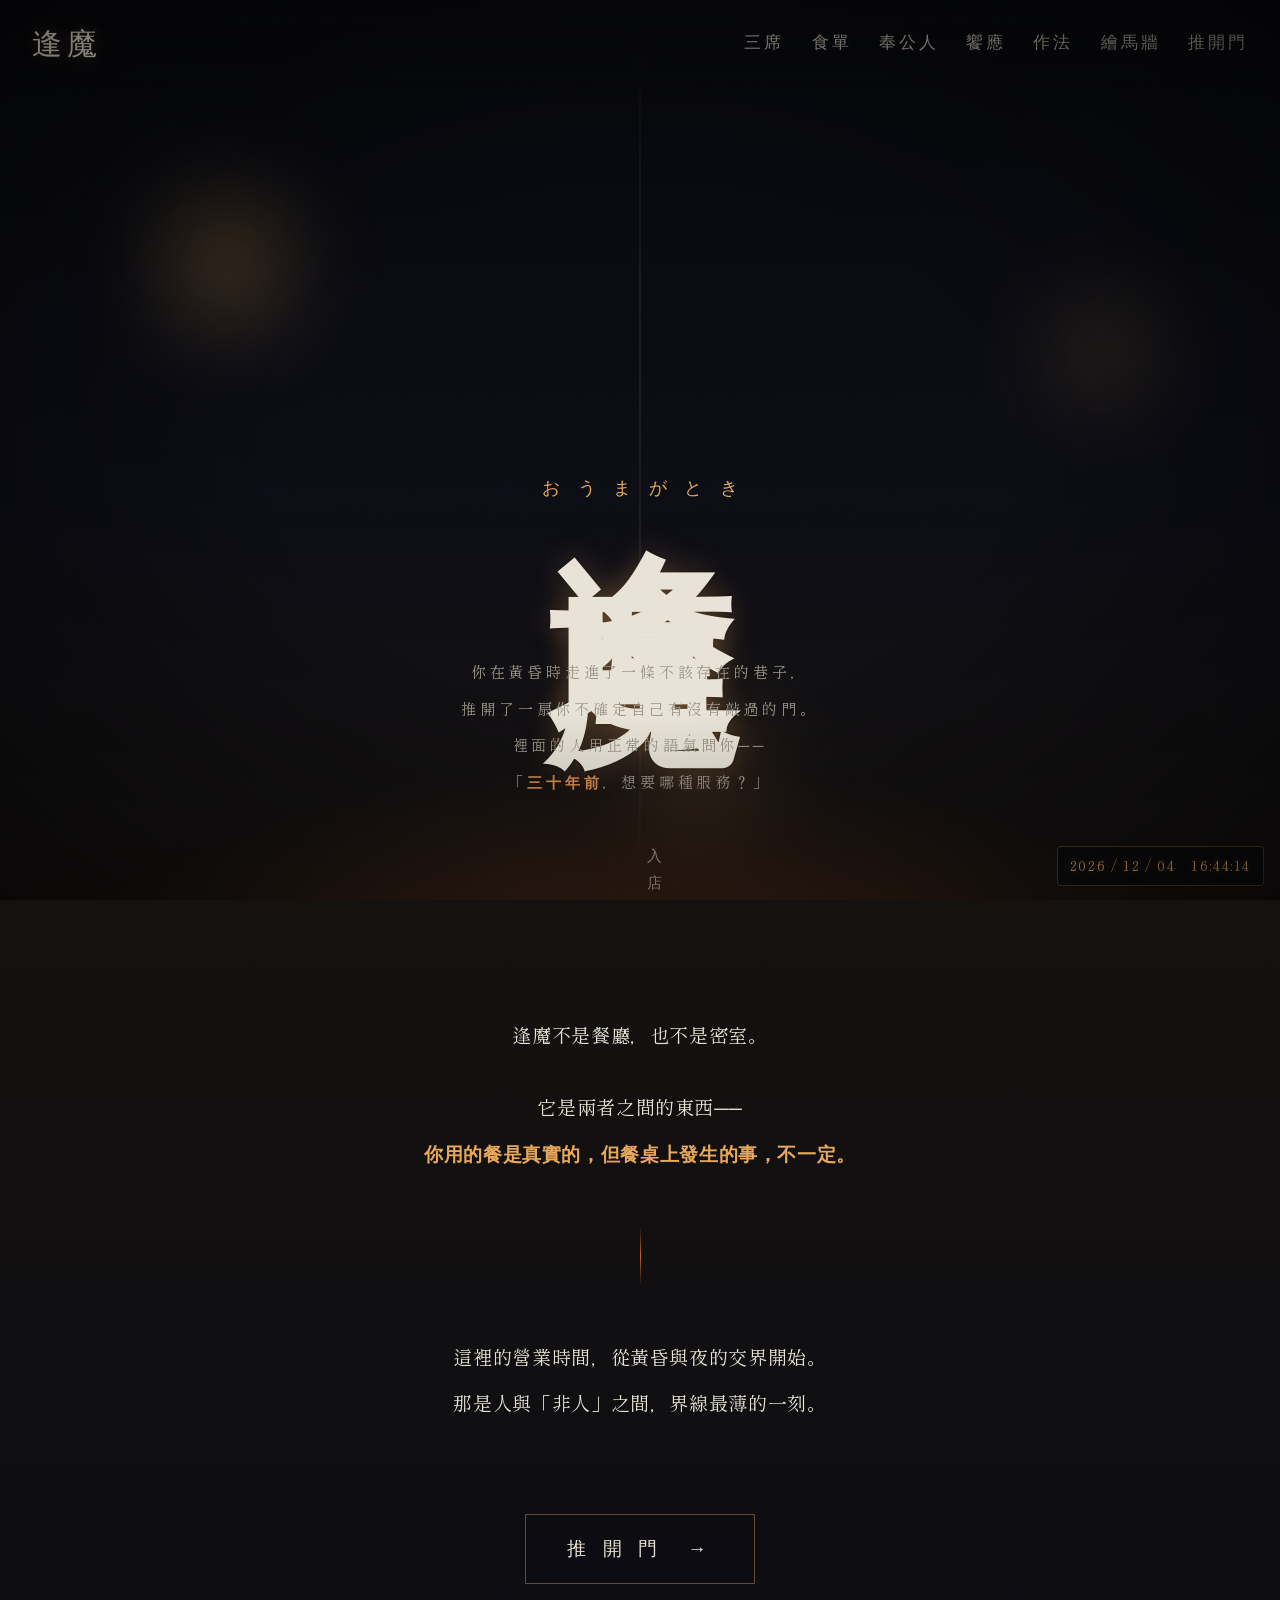
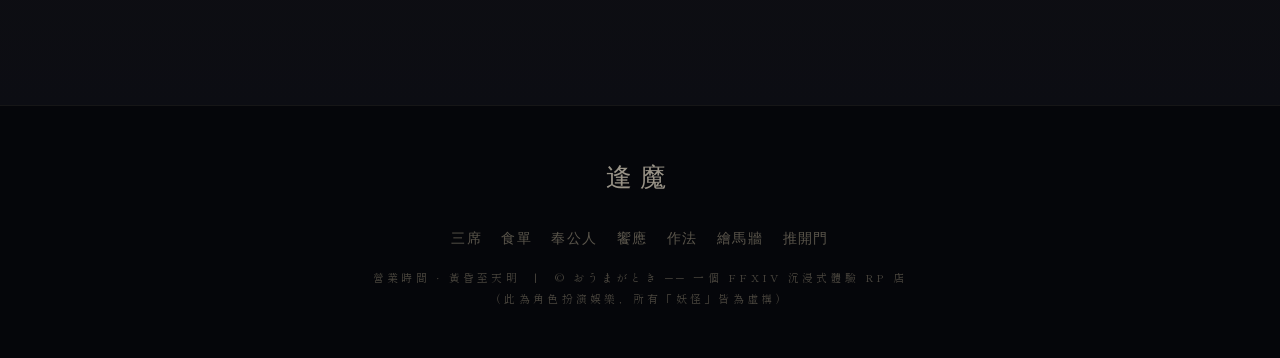
<file: index.html>
<!DOCTYPE html>
<html lang="zh-Hant">
<head>
<meta charset="UTF-8">
<meta name="viewport" content="width=device-width, initial-scale=1.0">
<title>逢魔 ── おうまがとき</title>
  <link rel="icon" type="image/png" sizes="32x32" href="favicon-32.png">
  <link rel="icon" type="image/png" sizes="64x64" href="favicon.png">
  <link rel="apple-touch-icon" href="apple-touch-icon.png">

<link rel="stylesheet" href="styles.css">
<style>
  /* 詭異時鐘 */
  .omaclock{position:fixed;right:16px;bottom:14px;z-index:90;
    font-family:'Shippori Mincho B1',monospace,serif;font-size:13.5px;letter-spacing:.12em;
    color:var(--amber-glow,#e8a85c);text-shadow:0 0 10px rgba(232,168,92,.35);
    background:rgba(7,8,12,.55);border:1px solid rgba(232,168,92,.3);
    border-radius:4px;padding:.4rem .75rem;backdrop-filter:blur(3px);pointer-events:none;user-select:none;transition:color .2s;}
  .omaclock.glitch{color:#ff4d3d;text-shadow:0 0 12px rgba(255,77,61,.7);animation:omaShake .15s steps(2) infinite;}
  @keyframes omaShake{0%{transform:translate(0,0);}50%{transform:translate(-1px,1px);}100%{transform:translate(1px,0);}}
  @media(max-width:600px){.omaclock{font-size:11px;right:10px;bottom:10px;}}
</style>
</head>
<body>
<div class="omaclock" id="omaclock" aria-hidden="true"><span id="omaclock-t">----  /  --  /  --　--:--:--</span></div>

<nav class="bar">
  <a href="index.html" class="home">逢魔</a>
  <button class="toggle" onclick="document.querySelector('.links').classList.toggle('open')">≡ 品書</button>
  <div class="links">
    <a href="seats.html">三席</a>
    <a href="menu.html">食單</a>
    <a href="staff.html">奉公人</a>
    <a href="service.html">饗應</a>
    <a href="rules.html">作法</a>
    <a href="ema.html">繪馬牆</a>
    <a href="door.html">推開門</a>
  </div>
</nav>

<!-- Hero -->
<header class="hero">
  <div class="torii-line"></div>
  <div class="lantern" style="top:18%;left:12%;width:140px;height:200px;"></div>
  <div class="lantern" style="top:30%;right:10%;width:100px;height:160px;animation-delay:1.3s;opacity:.7;"></div>
  <div class="lantern" style="bottom:8%;left:46%;width:220px;height:120px;animation-delay:2.1s;opacity:.55;"></div>

  <h1 class="hero-title">逢魔</h1>
  <div class="hero-sub">おうまがとき</div>

  <div class="hero-whisper">
    你在黃昏時走進了一條不該存在的巷子，<br>
    推開了一扇你不確定自己有沒有敲過的門。<br>
    裡面的人用正常的語氣問你──<br>
    「<span class="glitch-name">今晚</span>，想要哪種服務？」
  </div>

  <a href="#intro" class="enter-hint">入　店</a>
</header>

<!-- 序章 -->
<section class="intro" id="intro">
  <div class="wrap reveal">
    <p>逢魔不是餐廳，也不是密室。</p>
    <p>它是兩者之間的東西──<br><span class="em">你用的餐是真實的，但餐桌上發生的事，不一定。</span></p>
    <div class="divider"></div>
    <p>這裡的營業時間，從黃昏與夜的交界開始。<br>那是人與「非人」之間，界線最薄的一刻。</p>
    <div style="margin-top:3rem;">
      <a href="door.html" class="door-btn" style="font-size:1.2rem;padding:1rem 2.6rem;">推 開 門　→</a>
    </div>
  </div>
</section>

<footer>
  <div class="fmark">逢魔</div>
  <div class="fnav">
    <a href="seats.html">三席</a><a href="menu.html">食單</a><a href="staff.html">奉公人</a><a href="service.html">饗應</a>
    <a href="rules.html">作法</a><a href="ema.html">繪馬牆</a><a href="door.html">推開門</a>
  </div>
  <div class="fsub">營業時間 · 黃昏至天明　|　© おうまがとき ── 一個 FFXIV 沉浸式體驗 RP 店<br>（此為角色扮演娛樂，所有「妖怪」皆為虛構）</div>
</footer>

<script src="effects.js"></script>
<script>
// ════ 詭異時鐘 ════
(function(){
  var el=document.getElementById('omaclock'), tEl=document.getElementById('omaclock-t');
  if(!el||!tEl) return;
  function p(n){return String(n).padStart(2,'0');}
  function yr(){return new Date().getFullYear();}
  function real(){var d=new Date();return d.getFullYear()+' / '+p(d.getMonth()+1)+' / '+p(d.getDate())+'　'+p(d.getHours())+':'+p(d.getMinutes())+':'+p(d.getSeconds());}
  var glitches=[
    function(){return (1900+Math.floor(Math.random()*40))+' / '+p(1+Math.floor(Math.random()*12))+' / '+p(1+Math.floor(Math.random()*28))+'　'+p(Math.floor(Math.random()*24))+':'+p(Math.floor(Math.random()*60))+':'+p(Math.floor(Math.random()*60));},
    function(){return yr()+' / 13 / '+p(1+Math.floor(Math.random()*28))+'　'+p(Math.floor(Math.random()*24))+':'+p(Math.floor(Math.random()*60))+':'+p(Math.floor(Math.random()*60));},
    function(){return yr()+' / '+p(1+Math.floor(Math.random()*12))+' / 32　25:'+p(Math.floor(Math.random()*60))+':61';},
    function(){return '逢魔時　丑三つ時';},
    function(){return '----  /  --  /  --　--:--:--';}
  ];
  var glitching=false;
  function tick(){ if(!glitching) tEl.textContent=real(); }
  setInterval(tick,1000); tick();
  function schedule(){
    var wait=25000+Math.random()*30000;
    setTimeout(function(){
      glitching=true; el.classList.add('glitch');
      tEl.textContent=glitches[Math.floor(Math.random()*glitches.length)]();
      var flick=setInterval(function(){ tEl.textContent=glitches[Math.floor(Math.random()*glitches.length)](); },320);
      var dur=1200+Math.random()*900;
      setTimeout(function(){ clearInterval(flick); glitching=false; el.classList.remove('glitch'); tick(); schedule(); },dur);
    },wait);
  }
  schedule();
})();
</script>
</body>
</html>
</file>
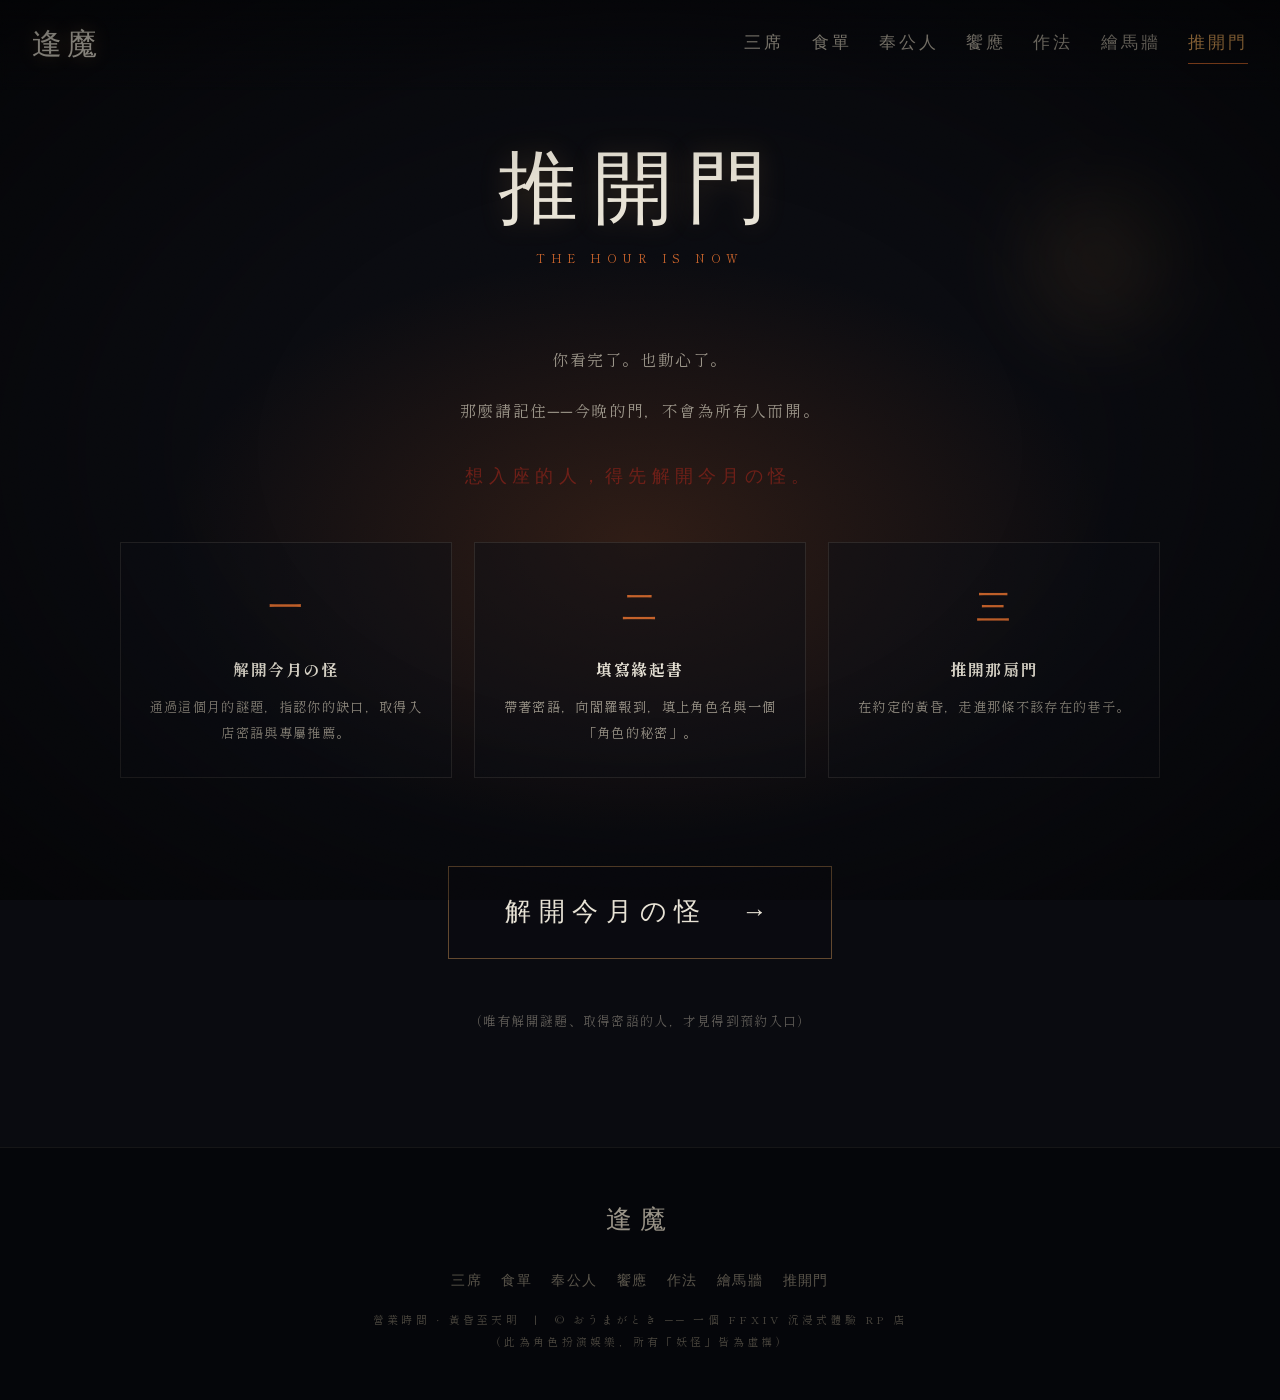
<file: door.html>
<!DOCTYPE html>
<html lang="zh-Hant">
<head>
<meta charset="UTF-8">
<meta name="viewport" content="width=device-width, initial-scale=1.0">
<title>推開門 ── 逢魔</title>
  <link rel="icon" type="image/png" sizes="32x32" href="favicon-32.png">
  <link rel="icon" type="image/png" sizes="64x64" href="favicon.png">
  <link rel="apple-touch-icon" href="apple-touch-icon.png">

<link rel="stylesheet" href="styles.css">
</head>
<body>
<nav class="bar">
  <a href="index.html" class="home">逢魔</a>
  <button class="toggle" onclick="document.querySelector('.links').classList.toggle('open')">≡ 品書</button>
  <div class="links">
    <a href="seats.html">三席</a>
    <a href="menu.html">食單</a>
    <a href="staff.html">奉公人</a>
    <a href="service.html">饗應</a>
    <a href="rules.html">作法</a>
    <a href="ema.html">繪馬牆</a>
    <a href="door.html">推開門</a>
  </div>
</nav>
<main class="page">
<div class="lantern" style="top:14%;right:8%;width:160px;height:200px;opacity:.4;"></div>

<div class="wrap door-wrap">
  <div class="page-head reveal">
    <div class="page-mark">推開門</div>
    <span class="page-en">The hour is now</span>
  </div>
  <div class="reveal">
    <p>你看完了。也動心了。</p>
    <p>那麼請記住──今晚的門，不會為所有人而開。</p>
    <div class="clock">想入座的人，得先解開今月の怪。</div>
  </div>

  <div class="steps">
    <div class="step reveal"><span class="sn">一</span><h4>解開今月の怪</h4><p>通過這個月的謎題，指認你的缺口，取得入店密語與專屬推薦。</p></div>
    <div class="step reveal"><span class="sn">二</span><h4>填寫緣起書</h4><p>帶著密語，向閻羅報到，填上角色名與一個「角色的秘密」。</p></div>
    <div class="step reveal"><span class="sn">三</span><h4>推開那扇門</h4><p>在約定的黃昏，走進那條不該存在的巷子。</p></div>
  </div>

  <div class="reveal">
    <a href="puzzle.html" class="door-btn">解開今月の怪　→</a>
    <p style="margin-top:2.5rem;font-size:.8rem;opacity:.6;">（唯有解開謎題、取得密語的人，才見得到預約入口）</p>
  </div>
</div>
</main>
<footer>
  <div class="fmark">逢魔</div>
  <div class="fnav">
    <a href="seats.html">三席</a><a href="menu.html">食單</a><a href="staff.html">奉公人</a><a href="service.html">饗應</a>
    <a href="rules.html">作法</a><a href="ema.html">繪馬牆</a><a href="door.html">推開門</a>
  </div>
  <div class="fsub">營業時間 · 黃昏至天明　|　© おうまがとき ── 一個 FFXIV 沉浸式體驗 RP 店<br>（此為角色扮演娛樂，所有「妖怪」皆為虛構）</div>
</footer>
<script src="effects.js"></script>
</body>
</html>
</file>
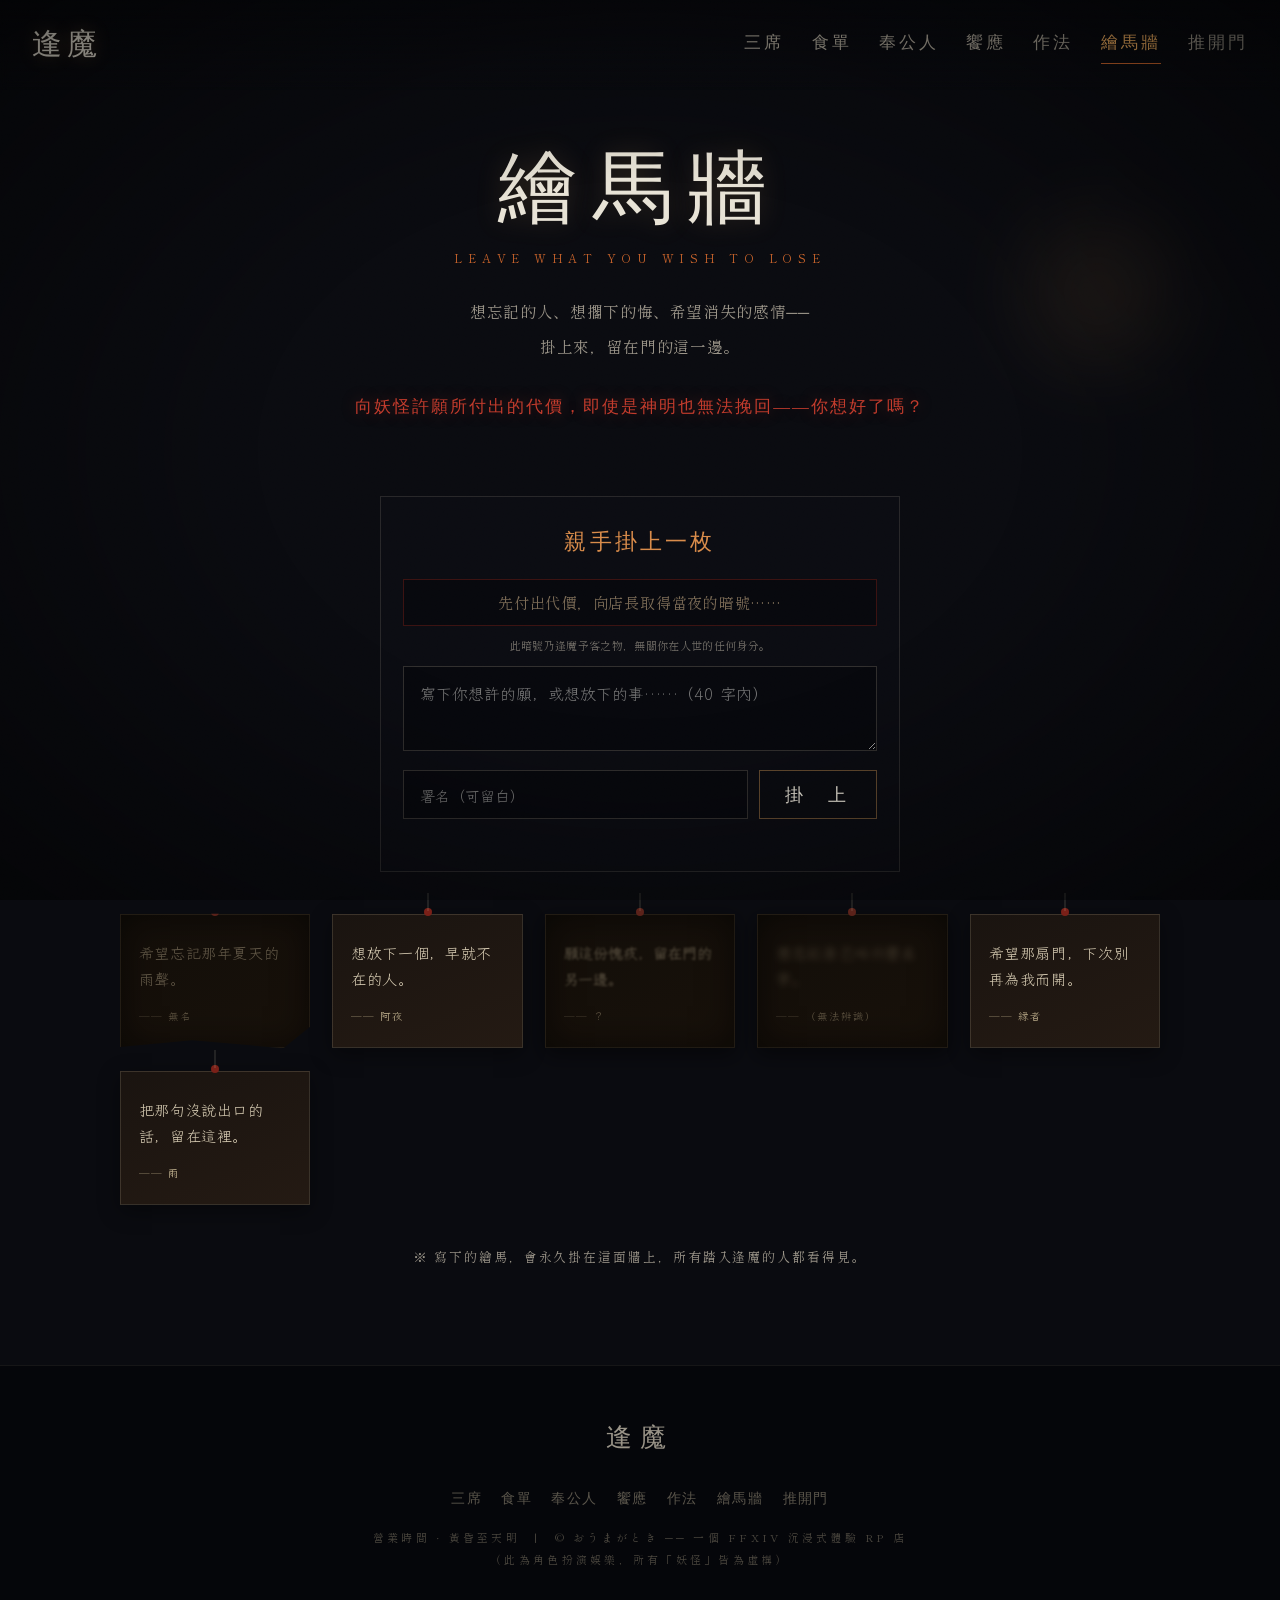
<file: ema.html>
<!DOCTYPE html>
<html lang="zh-Hant">
<head>
<meta charset="UTF-8">
<meta name="viewport" content="width=device-width, initial-scale=1.0">
<title>繪馬牆 ── 逢魔</title>
  <link rel="icon" type="image/png" sizes="32x32" href="favicon-32.png">
  <link rel="icon" type="image/png" sizes="64x64" href="favicon.png">
  <link rel="apple-touch-icon" href="apple-touch-icon.png">

<link rel="stylesheet" href="styles.css">
</head>
<body>
<nav class="bar">
  <a href="index.html" class="home">逢魔</a>
  <button class="toggle" onclick="document.querySelector('.links').classList.toggle('open')">≡ 品書</button>
  <div class="links">
    <a href="seats.html">三席</a>
    <a href="menu.html">食單</a>
    <a href="staff.html">奉公人</a>
    <a href="service.html">饗應</a>
    <a href="rules.html">作法</a>
    <a href="ema.html">繪馬牆</a>
    <a href="door.html">推開門</a>
  </div>
</nav>
<main class="page">
<div class="lantern" style="top:14%;right:8%;width:160px;height:200px;opacity:.4;"></div>

<div class="wrap">
  <div class="page-head reveal">
    <div class="page-mark">繪馬牆</div>
    <span class="page-en">Leave what you wish to lose</span>
    <p class="page-lead">想忘記的人、想擱下的悔、希望消失的感情──<br>掛上來，留在門的這一邊。</p>
    <p class="ema-warn">向妖怪許願所付出的代價，即使是神明也無法挽回——你想好了嗎？</p>
  </div>
  <div class="ema-form reveal">
    <div class="ef-title">親手掛上一枚</div>
    <input id="ema-pw" class="ef-pw" type="text" autocomplete="off" placeholder="先付出代價，向店長取得當夜的暗號……">
    <div class="pw-note">此暗號乃逢魔予客之物，無關你在人世的任何身分。</div>
    <textarea id="ema-wish" maxlength="40" placeholder="寫下你想許的願，或想放下的事……（40 字內）"></textarea>
    <div class="ef-row">
      <input id="ema-by" maxlength="12" placeholder="署名（可留白）">
      <button id="ema-hang">掛　上</button>
    </div>
    <div class="ef-fb" id="ema-fb"></div>
  </div>

  <div class="ema-board" id="board">
    <div class="ema-card reveal aged torn" style="--rot:-3deg"><div class="txt">希望忘記那年夏天的雨聲。</div><div class="by">── 無名</div></div>
    <div class="ema-card reveal" style="--rot:2deg"><div class="txt">想放下一個，早就不在的人。</div><div class="by">── 阿夜</div></div>
    <div class="ema-card reveal aged smudge" style="--rot:-1.5deg"><div class="txt">願這份愧疚，留在門的另一邊。</div><div class="by">── ？</div></div>
    <div class="ema-card reveal aged illegible" style="--rot:3deg"><div class="txt">想忘記自己叫什麼名字。</div><div class="by">── （無法辨識）</div></div>
    <div class="ema-card reveal" style="--rot:-2deg"><div class="txt">希望那扇門，下次別再為我而開。</div><div class="by">── 縁者</div></div>
    <div class="ema-card reveal" style="--rot:1.5deg"><div class="txt">把那句沒說出口的話，留在這裡。</div><div class="by">── 雨</div></div>
  </div>
  <p class="menu-note reveal">※ 寫下的繪馬，會永久掛在這面牆上，所有踏入逢魔的人都看得見。</p>
</div>
</main>
<footer>
  <div class="fmark">逢魔</div>
  <div class="fnav">
    <a href="seats.html">三席</a><a href="menu.html">食單</a><a href="staff.html">奉公人</a><a href="service.html">饗應</a>
    <a href="rules.html">作法</a><a href="ema.html">繪馬牆</a><a href="door.html">推開門</a>
  </div>
  <div class="fsub">營業時間 · 黃昏至天明　|　© おうまがとき ── 一個 FFXIV 沉浸式體驗 RP 店<br>（此為角色扮演娛樂，所有「妖怪」皆為虛構）</div>
</footer>
<script src="effects.js"></script>
<script>
(function(){
  const API = "https://script.google.com/macros/s/AKfycbzA4HnXzHdbt8z4s8UAjGH9km3JJco2NWl3CXGvz2oWN8h9H9nFuPKAPK7EOsOgh5TmxQ/exec";
  const board = document.getElementById('board');
  const wishEl = document.getElementById('ema-wish');
  const byEl = document.getElementById('ema-by');
  const fb = document.getElementById('ema-fb');
  const hangBtn = document.getElementById('ema-hang');
  const rots = [-3,-2,-1.5,1.5,2,3];
  function esc(s){return (s==null?'':String(s)).replace(/[&<>"']/g,function(c){return ({'&':'&amp;','<':'&lt;','>':'&gt;','"':'&quot;',"'":'&#39;'})[c];});}
  function makeCard(wish, by, animate){
    const rot = rots[Math.floor(Math.random()*rots.length)];
    const card = document.createElement('div');
    card.className = 'ema-card' + (animate?' just-hung':'');
    card.style.setProperty('--rot', rot+'deg');
    card.innerHTML = '<div class="txt">'+esc(wish)+'</div><div class="by">── '+esc(by||'無名')+'</div>';
    return card;
  }
  // 讀取（JSONP，避免跨網域限制）：把 Sheet 的繪馬掛回牆上
  (function load(){
    const cb = 'emaCb_' + Date.now();
    window[cb] = function(list){
      try{
        if(Array.isArray(list)){
          list.slice().reverse().forEach(function(it){
            if(it && it.wish) board.insertBefore(makeCard(it.wish, it.by, false), board.firstChild);
          });
        }
      }catch(e){}
      delete window[cb]; if(sc.parentNode) sc.parentNode.removeChild(sc);
    };
    var sc = document.createElement('script');
    sc.src = API + '?callback=' + cb;
    sc.onerror = function(){ delete window[cb]; };
    document.body.appendChild(sc);
  })();
  const pwEl = document.getElementById('ema-pw');
  // 掛上：先驗暗號 → 寫入 Google Sheet → 掛上牆
  hangBtn.addEventListener('click', function(){
    const pw = pwEl.value.trim();
    const w = wishEl.value.trim();
    if(!pw){ fb.style.color='#c23b2c'; fb.textContent='沒有代價的願，這面牆不收。'; return; }
    if(!w){ fb.style.color='#c23b2c'; fb.textContent='先寫下你的願……'; return; }
    const by = byEl.value.trim() || '無名';
    fb.style.color=''; fb.textContent='正在向妖怪低語……';
    hangBtn.disabled = true;
    var payload = JSON.stringify({pw:pw, wish:w, by:by});
    // 因為要讀後端的「成功/失敗」回應，這裡用 JSONP 取代 no-cors POST
    var cb = 'emaPost_' + Date.now();
    window[cb] = function(res){
      hangBtn.disabled = false;
      delete window[cb]; if(ps.parentNode) ps.parentNode.removeChild(ps);
      if(res && res.ok){
        board.insertBefore(makeCard(w, by, true), board.firstChild);
        wishEl.value=''; byEl.value=''; pwEl.value='';
        fb.style.color=''; fb.textContent='繪馬已掛上。願與代價，都留在這裡了。';
      } else {
        fb.style.color='#c23b2c'; fb.textContent='這不是今夜的暗號。妖怪，沒有收下你的願。';
      }
    };
    var ps = document.createElement('script');
    ps.src = API + '?action=hang&callback=' + cb + '&data=' + encodeURIComponent(payload);
    ps.onerror = function(){ hangBtn.disabled=false; delete window[cb]; fb.style.color='#c23b2c'; fb.textContent='門的另一邊沒有回應，請稍後再試。'; };
    document.body.appendChild(ps);
  });
})();
</script>
</body>
</html>
</file>
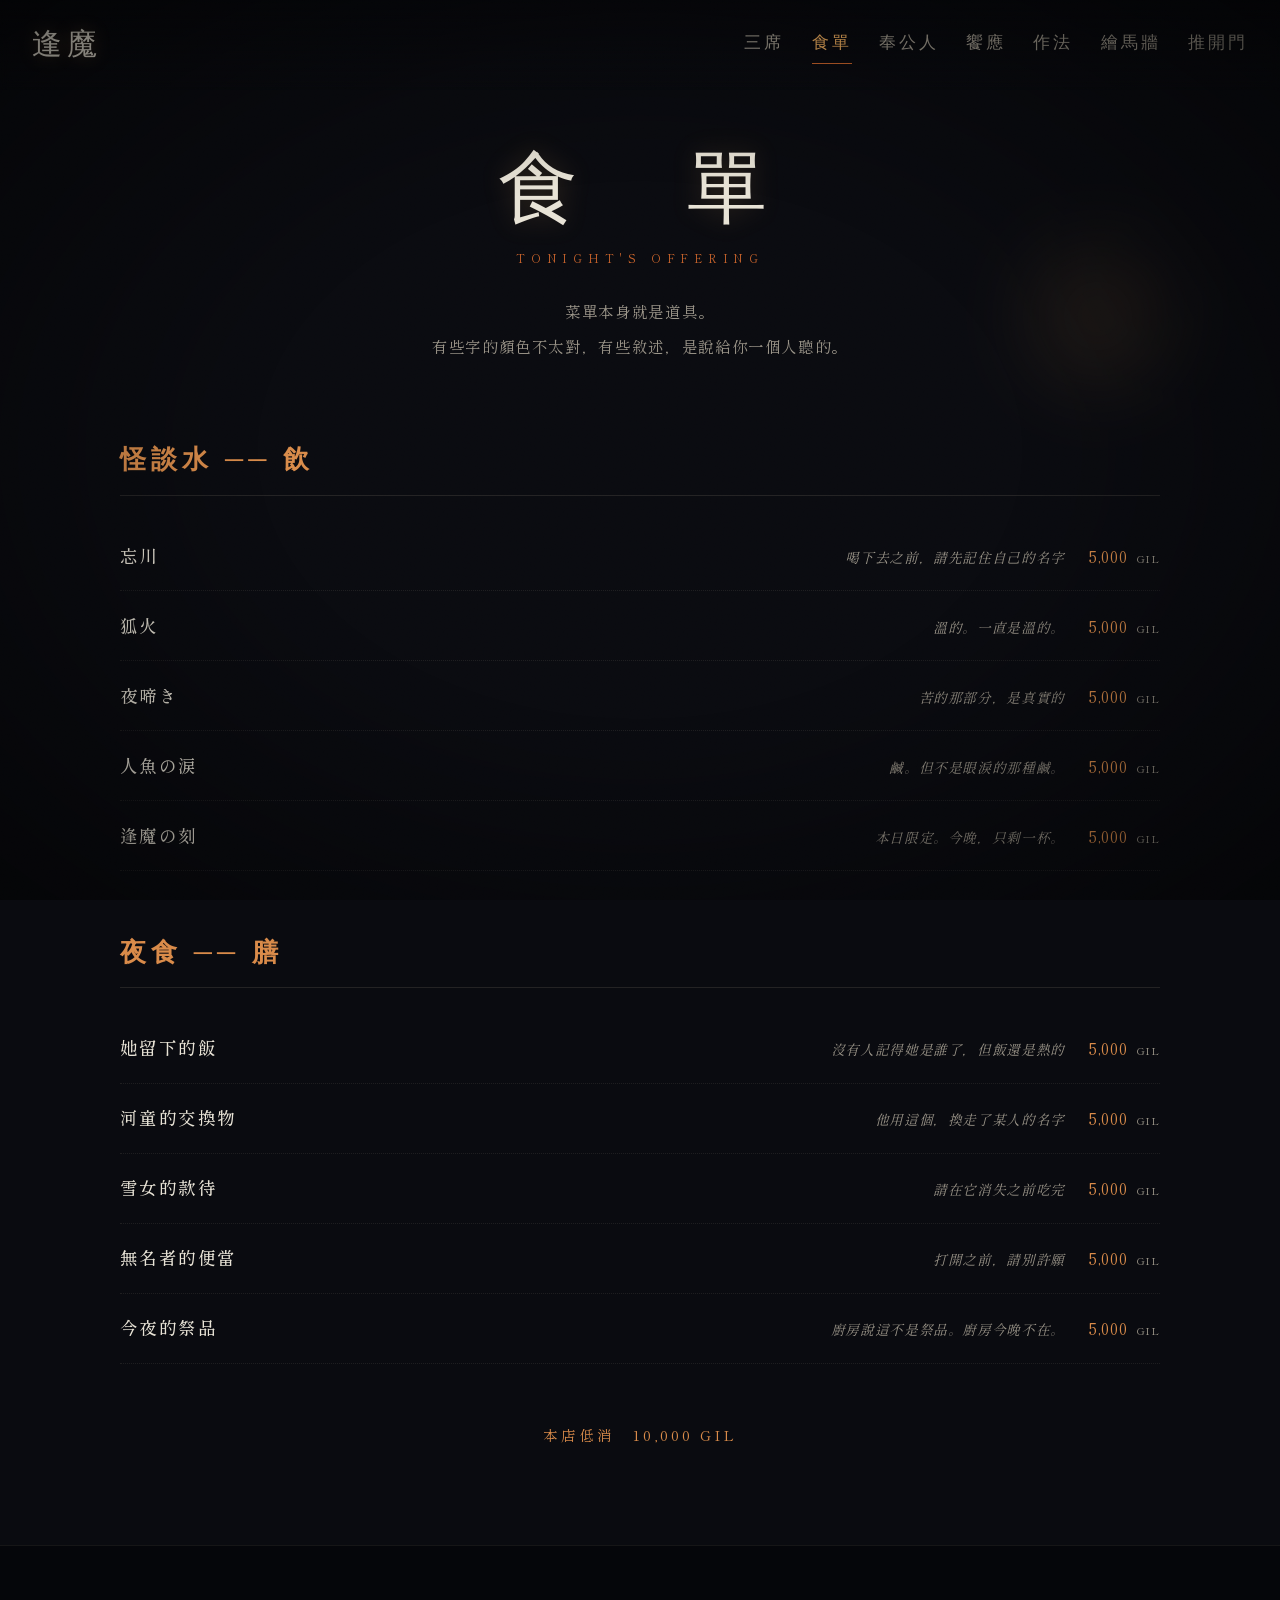
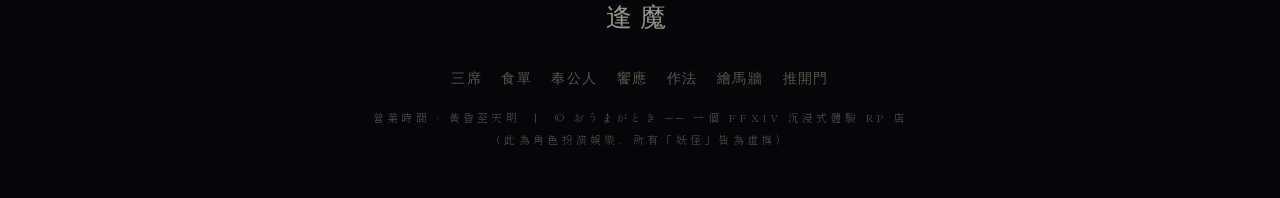
<file: menu.html>
<!DOCTYPE html>
<html lang="zh-Hant">
<head>
<meta charset="UTF-8">
<meta name="viewport" content="width=device-width, initial-scale=1.0">
<title>食單 ── 逢魔</title>
  <link rel="icon" type="image/png" sizes="32x32" href="favicon-32.png">
  <link rel="icon" type="image/png" sizes="64x64" href="favicon.png">
  <link rel="apple-touch-icon" href="apple-touch-icon.png">

<link rel="stylesheet" href="styles.css">
</head>
<body>
<nav class="bar">
  <a href="index.html" class="home">逢魔</a>
  <button class="toggle" onclick="document.querySelector('.links').classList.toggle('open')">≡ 品書</button>
  <div class="links">
    <a href="seats.html">三席</a>
    <a href="menu.html">食單</a>
    <a href="staff.html">奉公人</a>
    <a href="service.html">饗應</a>
    <a href="rules.html">作法</a>
    <a href="ema.html">繪馬牆</a>
    <a href="door.html">推開門</a>
  </div>
</nav>
<main class="page">
<div class="lantern" style="top:14%;right:8%;width:160px;height:200px;opacity:.4;"></div>

<div class="wrap">
  <div class="page-head reveal">
    <div class="page-mark">食　單</div>
    <span class="page-en">Tonight's offering</span>
    <p class="page-lead">菜單本身就是道具。<br>有些字的顏色不太對，有些敘述，是說給你一個人聽的。</p>
  </div>

  <div class="menu-group reveal">
    <h3>怪談水 ── 飲</h3>
    <div class="dish"><span class="name">忘川</span><span class="real">檸檬水</span><span class="desc">喝下去之前，請先記住自己的名字</span><span class="price">5,000 <i>GIL</i></span></div>
    <div class="dish"><span class="name">狐火</span><span class="real">多瑪茶</span><span class="desc">溫的。一直是溫的。</span><span class="price">5,000 <i>GIL</i></span></div>
    <div class="dish"><span class="name">夜啼き</span><span class="real">蕎麥茶</span><span class="desc">苦的那部分，是真實的</span><span class="price">5,000 <i>GIL</i></span></div>
    <div class="dish"><span class="name">人魚の涙</span><span class="real">蔬菜湯</span><span class="desc">鹹。但不是眼淚的那種鹹。</span><span class="price">5,000 <i>GIL</i></span></div>
    <div class="dish"><span class="name">逢魔の刻</span><span class="real">紅蓮特飲</span><span class="desc">本日限定。今晚，只剩一杯。</span><span class="price">5,000 <i>GIL</i></span></div>
  </div>

  <div class="menu-group reveal">
    <h3>夜食 ── 膳</h3>
    <div class="dish"><span class="name">她留下的飯</span><span class="real">散壽司</span><span class="desc">沒有人記得她是誰了，但飯還是熱的</span><span class="price">5,000 <i>GIL</i></span></div>
    <div class="dish"><span class="name">河童的交換物</span><span class="real">燉河鯛</span><span class="desc">他用這個，換走了某人的名字</span><span class="price">5,000 <i>GIL</i></span></div>
    <div class="dish"><span class="name">雪女的款待</span><span class="real">羅蘭莓刨冰</span><span class="desc">請在它消失之前吃完</span><span class="price">5,000 <i>GIL</i></span></div>
    <div class="dish"><span class="name">無名者的便當</span><span class="real">什錦壽司捲</span><span class="desc">打開之前，請別許願</span><span class="price">5,000 <i>GIL</i></span></div>
    <div class="dish"><span class="name">今夜的祭品</span><span class="real">龍蝦濃湯</span><span class="desc">廚房說這不是祭品。廚房今晚不在。</span><span class="price">5,000 <i>GIL</i></span></div>
  </div>

  <p class="menu-note reveal" style="opacity:1;font-size:.92rem;color:var(--amber-soft);letter-spacing:.2em;">本店低消　10,000 GIL</p>

</div>
</main>
<footer>
  <div class="fmark">逢魔</div>
  <div class="fnav">
    <a href="seats.html">三席</a><a href="menu.html">食單</a><a href="staff.html">奉公人</a><a href="service.html">饗應</a>
    <a href="rules.html">作法</a><a href="ema.html">繪馬牆</a><a href="door.html">推開門</a>
  </div>
  <div class="fsub">營業時間 · 黃昏至天明　|　© おうまがとき ── 一個 FFXIV 沉浸式體驗 RP 店<br>（此為角色扮演娛樂，所有「妖怪」皆為虛構）</div>
</footer>
<script src="effects.js"></script>
<script>
document.querySelectorAll('.dish').forEach(function(d){
  d.addEventListener('click', function(){ d.classList.toggle('show-real'); });
});
</script>
</body>
</html>
</file>
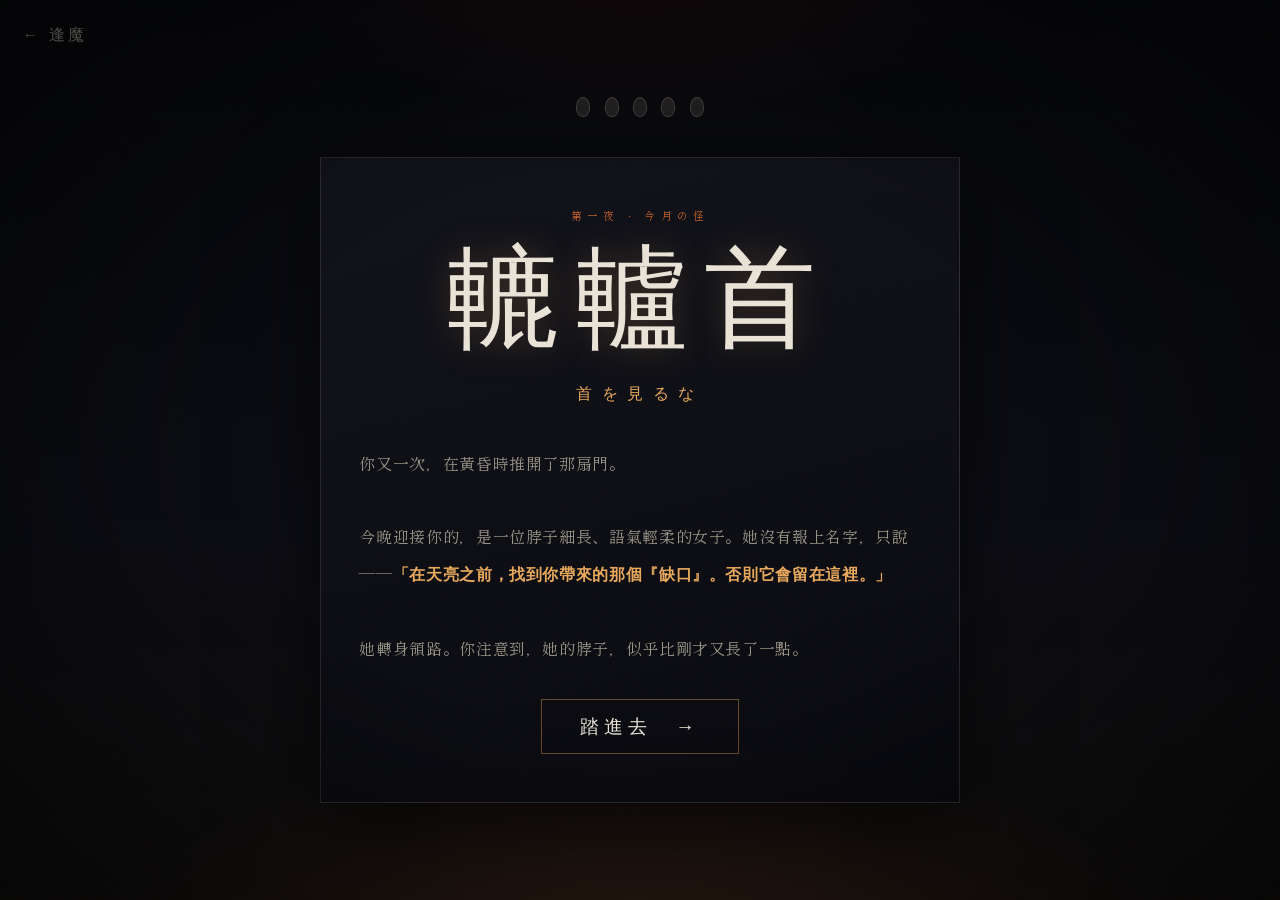
<file: puzzle.html>
<!DOCTYPE html>
<html lang="zh-Hant">
<head>
<meta charset="UTF-8">
<meta name="viewport" content="width=device-width, initial-scale=1.0">
<title>逢魔 ── 今月の怪</title>
  <link rel="icon" type="image/png" sizes="32x32" href="favicon-32.png">
  <link rel="icon" type="image/png" sizes="64x64" href="favicon.png">
  <link rel="apple-touch-icon" href="apple-touch-icon.png">

<link rel="preconnect" href="https://fonts.googleapis.com">
<link rel="preconnect" href="https://fonts.gstatic.com" crossorigin>
<link href="https://fonts.googleapis.com/css2?family=Yuji+Syuku&family=Shippori+Mincho+B1:wght@400;500;600;700&family=Klee+One:wght@400;600&display=swap" rel="stylesheet">
<style>
  :root{
    --night:#0a0b10; --night-2:#101119; --ink:#05060a;
    --amber:#c4612a; --amber-soft:#d98b4a; --amber-glow:#e8a85c;
    --blood:#7a2018; --moon:#e8e3d6; --moon-dim:#9a9488;
    --paper:#d8cdb4; --paper-dark:#b8a988;
    --brush:'Yuji Syuku', serif; --mincho:'Shippori Mincho B1', serif; --hand:'Klee One', serif;
  }
  *{margin:0;padding:0;box-sizing:border-box;}
  body{
    background:
      radial-gradient(ellipse 70% 50% at 50% 110%, rgba(196,97,42,.2), transparent 60%),
      radial-gradient(ellipse 50% 40% at 50% -10%, rgba(122,32,24,.18), transparent 60%),
      linear-gradient(180deg,#07080c,#0c0d13 60%,#120f0e);
    background-attachment:fixed;
    color:var(--moon); font-family:var(--mincho);
    line-height:1.95; letter-spacing:.04em; min-height:100vh;
    display:flex; align-items:center; justify-content:center; padding:2rem 1rem;
  }
  body::before{content:"";position:fixed;inset:0;z-index:99;pointer-events:none;opacity:.05;mix-blend-mode:overlay;
    background-image:url("data:image/svg+xml,%3Csvg xmlns='http://www.w3.org/2000/svg' width='120' height='120'%3E%3Cfilter id='n'%3E%3CfeTurbulence type='fractalNoise' baseFrequency='0.85' numOctaves='3'/%3E%3C/filter%3E%3Crect width='100%25' height='100%25' filter='url(%23n)'/%3E%3C/svg%3E");}
  body::after{content:"";position:fixed;inset:0;z-index:98;pointer-events:none;
    background:radial-gradient(ellipse at center, transparent 45%, rgba(0,0,0,.6) 100%);}
  ::selection{background:var(--blood);color:var(--moon);}

  .stage{width:100%;max-width:640px;position:relative;z-index:1;}
  .progress{display:flex;justify-content:center;gap:.9rem;margin-bottom:2.5rem;}
  .lamp{width:14px;height:20px;border-radius:50% 50% 45% 45%;background:rgba(216,205,180,.12);
    border:1px solid rgba(216,205,180,.2);transition:.6s;}
  .lamp.lit{background:radial-gradient(circle at 50% 40%, var(--amber-glow), var(--amber) 70%);
    box-shadow:0 0 16px rgba(232,168,92,.6);border-color:var(--amber-glow);animation:lampflick 3s infinite;}
  @keyframes lampflick{0%,100%{opacity:1;}45%{opacity:.7;}}

  .card{border:1px solid rgba(216,205,180,.14);
    background:linear-gradient(165deg, rgba(18,19,27,.92), rgba(9,10,15,.92));
    padding:3rem 2.4rem; position:relative; box-shadow:0 30px 80px rgba(0,0,0,.6);
    animation:cardin 1s cubic-bezier(.16,1,.3,1);}
  @keyframes cardin{from{opacity:0;transform:translateY(24px) scale(.98);filter:blur(6px);}to{opacity:1;transform:none;filter:none;}}
  .card.shake{animation:shake .5s;}
  @keyframes shake{0%,100%{transform:translateX(0);}20%{transform:translateX(-9px);}40%{transform:translateX(8px);}60%{transform:translateX(-6px);}80%{transform:translateX(4px);}}

  .eyebrow{font-size:.66rem;letter-spacing:.5em;color:var(--amber);text-transform:uppercase;margin-bottom:1rem;}
  .qtitle{font-family:var(--brush);font-size:clamp(2rem,7vw,3rem);color:var(--moon);letter-spacing:.12em;line-height:1.1;
    text-shadow:0 0 26px rgba(232,168,92,.2);margin-bottom:1.6rem;}
  .scene{color:var(--moon-dim);font-size:1rem;line-height:2.3;margin-bottom:2rem;}
  .scene .em{color:var(--amber-glow);font-weight:600;}
  .prompt{font-size:1.05rem;color:var(--moon);margin-bottom:1.4rem;letter-spacing:.06em;}

  .answer-in{width:100%;background:rgba(7,8,12,.8);border:1px solid rgba(216,205,180,.25);
    color:var(--moon);font-family:var(--mincho);font-size:1.15rem;letter-spacing:.2em;
    padding:1rem 1.2rem;text-align:center;outline:none;transition:.4s;}
  .answer-in:focus{border-color:var(--amber-glow);box-shadow:0 0 24px rgba(232,168,92,.2);}

  .btn{font-family:var(--brush);font-size:1.2rem;letter-spacing:.25em;color:var(--moon);
    background:rgba(10,11,16,.6);border:1px solid rgba(232,168,92,.4);padding:.85rem 2.4rem;
    cursor:pointer;transition:.5s cubic-bezier(.16,1,.3,1);}
  .btn:hover{border-color:var(--amber-glow);color:var(--amber-glow);letter-spacing:.35em;box-shadow:0 0 28px rgba(232,168,92,.25);}
  .btn.ghost{border-color:rgba(216,205,180,.18);color:var(--moon-dim);font-size:.95rem;}
  .btn.ghost:hover{color:var(--moon);letter-spacing:.25em;box-shadow:none;}
  .row{display:flex;gap:1rem;align-items:center;margin-top:1.6rem;flex-wrap:wrap;}

  .opt{display:block;width:100%;text-align:left;background:rgba(13,14,20,.7);
    border:1px solid rgba(216,205,180,.14);color:var(--moon);font-family:var(--mincho);
    font-size:1rem;padding:1.1rem 1.4rem;margin-bottom:.9rem;cursor:pointer;transition:.4s;letter-spacing:.05em;}
  .opt:hover{border-color:var(--amber-soft);background:rgba(20,16,14,.85);transform:translateX(5px);}

  .frag-pool,.frag-slots{display:flex;flex-wrap:wrap;gap:.7rem;margin-bottom:1.2rem;}
  .frag{background:linear-gradient(160deg,#1a1410,#241a13);border:1px solid rgba(216,205,180,.18);
    color:var(--paper);font-family:var(--hand);font-size:.92rem;padding:.7rem 1.1rem;cursor:pointer;transition:.3s;}
  .frag:hover{border-color:var(--amber);transform:translateY(-3px);}
  .frag-slots{min-height:50px;border:1px dashed rgba(216,205,180,.2);padding:.8rem;border-radius:2px;}
  .frag-slots:empty::before{content:"按順序點選下方碎片…";color:#555;font-size:.85rem;font-family:var(--mincho);}

  .ofuda-room{display:flex;flex-wrap:wrap;gap:1.2rem;justify-content:center;padding:1.5rem;margin-bottom:1.6rem;
    background:rgba(7,8,12,.5);border:1px solid rgba(216,205,180,.08);}
  .ofuda{width:30px;height:54px;background:linear-gradient(180deg,#d8cdb4,#b8a988);position:relative;box-shadow:0 4px 10px rgba(0,0,0,.5);}
  .ofuda::after{content:"符";position:absolute;top:6px;left:0;right:0;text-align:center;color:#5a2018;font-family:var(--brush);font-size:.85rem;}
  .ofuda.faint{opacity:.18;}

  .mirror{display:inline-block;transform:scaleX(-1);font-family:var(--brush);font-size:2.4rem;color:var(--amber-glow);letter-spacing:.3em;padding:1rem 0;}

  .feedback{margin-top:1.3rem;font-size:.95rem;letter-spacing:.08em;min-height:1.5em;}
  .feedback.bad{color:var(--blood);}
  .feedback.good{color:var(--amber-glow);}
  .hint-box{margin-top:1.2rem;font-size:.9rem;color:var(--moon-dim);font-style:italic;border-left:2px solid var(--amber);padding-left:1rem;line-height:2;}

  .center{text-align:center;}
  .big-mark{font-family:var(--brush);font-size:clamp(3.5rem,14vw,7rem);color:var(--moon);letter-spacing:.15em;text-shadow:0 0 34px rgba(232,168,92,.25);line-height:1;}
  .sub{font-family:var(--brush);color:var(--amber-glow);letter-spacing:.6em;margin-top:1.5rem;font-size:1rem;}
  .fade{animation:cardin .9s;}

  /* ── 分支結局的推薦卡 ── */
  .rec{border:1px solid rgba(216,205,180,.16);background:rgba(13,14,20,.6);
    padding:1.6rem 1.5rem;margin-top:1.2rem;text-align:left;position:relative;overflow:hidden;}
  .rec::before{content:"";position:absolute;inset:0;background:radial-gradient(circle at 0% 0%, rgba(196,97,42,.12), transparent 55%);}
  .rec .rlabel{font-size:.64rem;letter-spacing:.4em;color:var(--amber);text-transform:uppercase;margin-bottom:.6rem;position:relative;}
  .rec .rname{font-family:var(--brush);font-size:1.6rem;color:var(--amber-glow);letter-spacing:.1em;position:relative;}
  .rec .rrole{font-size:.72rem;letter-spacing:.3em;color:var(--moon-dim);margin-top:.2rem;position:relative;}
  .rec .rwhy{font-size:.9rem;color:var(--moon-dim);line-height:2;margin-top:.9rem;position:relative;font-style:italic;}

  .reward{margin-top:1.6rem;padding:1.6rem;border:1px solid var(--amber);background:rgba(196,97,42,.08);text-align:center;}
  .reward .label{font-size:.66rem;letter-spacing:.4em;color:var(--amber);text-transform:uppercase;}
  .reward .code{font-family:var(--brush);font-size:1.8rem;color:var(--amber-glow);letter-spacing:.3em;margin:.6rem 0;}

  /* 回官網角落連結 */
  .back-home{position:fixed;top:1.2rem;left:1.4rem;z-index:50;font-family:var(--brush);
    font-size:1rem;letter-spacing:.2em;color:var(--moon-dim);text-decoration:none;transition:.4s;}
  .back-home:hover{color:var(--amber-glow);}
</style>
</head>
<body>
<a href="index.html" class="back-home">← 逢魔</a>
<div class="stage">
  <div class="progress" id="progress"></div>
  <div id="root"></div>
</div>

<script>
/* ╔══════════════════════════════════════════════════════════════╗
   ║          逢 魔 ── 當 月 內 容 區（每月只改這裡）              ║
   ║                                                              ║
   ║   謎題型別：input / choice / sequence                        ║
   ║   結尾是 branch（三選一）→ 每個選擇推薦一道餐點＋一位店員      ║
   ╚══════════════════════════════════════════════════════════════╝ */

const OMAGATOKI = {

  meta: {
    eyebrow: "第一夜 · 今月の怪",
    yokai: "轆轤首",
    title: "首を見るな",
    intro: "你又一次，在黃昏時推開了那扇門。<br><br>今晚迎接你的，是一位脖子細長、語氣輕柔的女子。她沒有報上名字，只說——<span class='em'>「在天亮之前，找到你帶來的那個『缺口』。否則它會留在這裡。」</span><br><br>她轉身領路。你注意到，她的脖子，似乎比剛才又長了一點。",
    startBtn: "踏進去"
  },

  puzzles: [
    {
      type: "input",
      eyebrow: "其一 · 走廊",
      title: "幾　張",
      scene: "走廊兩側貼滿了紙符。女子說：<br>「能看清幾張，你今晚，就走得了幾步。」<br><br>有些符，藏在燈照不到的地方。",
      visual: "ofuda:7:2",
      prompt: "你數得出幾張符？",
      placeholder: "輸入數字",
      answers: ["7", "七"],
      hints: ["別只數亮的。影子裡也有。", "亮的五張，淡的兩張。"],
      success: "燈，一盞一盞亮了起來。<br>「看得很清楚嘛。」她輕聲說。"
    },
    {
      type: "input",
      eyebrow: "其二 · 茶席",
      title: "杯底の字",
      scene: "她端來一杯溫茶。你喝完，杯底浮現兩個字——<br>但它們，是反的。",
      visual: "mirror:忘川",
      prompt: "杯底寫的，是哪兩個字？",
      placeholder: "輸入正確的字",
      answers: ["忘川", "忘川。"],
      hints: ["把它放到鏡子前面，或者……倒過來看。", "是飲品單上的第一道。「喝下去之前，請先記住自己的名字。」"],
      success: "「記住自己的名字了嗎？」她問。<br>你點頭。其實，你已經有點不確定了。"
    },
    {
      type: "choice",
      eyebrow: "其三 · 她的規矩",
      title: "別　看",
      scene: "女子忽然停下，緩緩轉身面對你。<br>她的脖子，此刻長得不像話。<br><br>你知道，這一刻你怎麼做，決定了你能不能走下去。",
      prompt: "你要怎麼回應她？",
      options: [
        { text: "直視她的眼睛，輕聲道謝。", correct: true },
        { text: "忍不住，盯著她不斷拉長的脖子。", consequence: "她的笑容凝住了。「……你看了。」脖子猛地朝你伸來。<br>（你違反了她的規矩。再試一次。）" },
        { text: "嚇得轉身就跑。", consequence: "門，在你面前消失了。你哪裡也去不了。<br>（再想想，該怎麼面對她。）" },
        { text: "低頭，假裝什麼都沒看到。", consequence: "「別裝了。」她說。逃避，不是這裡的規矩。<br>（再試一次。）" }
      ],
      hints: ["想想入店時，關於她的那條規矩。", "規矩是：不可直視她的脖子。那麼，該看哪裡？"],
      success: "她的脖子，緩緩縮了回去。<br>「懂規矩的客人，不多了。」"
    },
    {
      type: "sequence",
      eyebrow: "其四 · 那一天",
      title: "拼回記憶",
      scene: "女子遞給你四片殘破的紙。<br>「這是你帶進來的東西。把它拼回原本的順序。」",
      prompt: "按正確的順序，點選下面的碎片：",
      fragments: [
        { id: "c", text: "你說了句狠話。" },
        { id: "a", text: "那天，有人在等你。" },
        { id: "d", text: "然後，你再也沒回去。" },
        { id: "b", text: "你遲到了，而且很煩躁。" }
      ],
      order: ["a", "b", "c", "d"],
      hints: ["從「有人在等你」開始。", "順序是：等你 → 遲到 → 狠話 → 沒回去。"],
      success: "四片紙拼成了一句完整的話。<br>你看清了那天發生的事——<br>但缺口的形狀，還得由你自己指認。"
    }
  ],

  /* ── 三選一分支結局 ── */
  branch: {
    eyebrow: "終 · 指認",
    title: "你的缺口",
    scene: "女子把那句話收進袖中，安靜地看著你。<br>「現在，告訴我——<br>你帶進來的缺口，比較像哪一種？」",
    prompt: "選一個，最接近你的：",

    // 三個結局。每個對應：結局文字 + 推薦餐點 + 推薦店員
    results: [
      {
        choice: "一句，沒能說出口的話",
        ending: "你帶來的，是一句卡在喉嚨裡、最後嚥了回去的話。它不重，卻一直壓著你。",
        dish:  { name: "夜啼き", desc: "苦的那部分，是真實的。" },
        staff: { name: "一目小僧", role: "嚮導", why: "他說謊時，那隻眼會閉上。在他面前，有些話，你會發現再也藏不住。讓他陪你，把它說完。" }
      },
      {
        choice: "一個，沒能留住的人",
        ending: "你帶來的，是一個你來不及挽留的身影。你以為你忘了，飯卻還是熱的。",
        dish:  { name: "她留下的飯", desc: "沒有人記得她是誰了，但飯還是熱的。" },
        staff: { name: "雪女", role: "點單", why: "她最懂，有些東西會在你眼前慢慢消失。她會提醒你——請在它消失之前，把話說完。" }
      },
      {
        choice: "一件，想假裝沒發生的事",
        ending: "你帶來的，是一件你一直背對著、假裝看不見的事。它，就站在房間的角落。",
        dish:  { name: "人魚の涙", desc: "鹹。但不是眼淚的那種鹹。" },
        staff: { name: "影女", role: "？？？", why: "她只在光線消失時現身。她會告訴你，那個你不敢回頭看的東西，其實一直都在。" }
      }
    ],

    // 結局共用的解鎖獎勵
    finaleTitle: "天，亮了",
    finaleLead: "你指認了自己的缺口。女子最後一次回頭，這次你沒有看她的脖子。她笑了。<br><span class='em'>本月「逢魔」為你開門。</span>",
    rewardLabel: "今月の合言葉 · 入店密語",
    rewardCode: "ろくろ・首なし",
    rewardNote: "（把這句密語、以及上面為你推薦的『餐點與服侍店員』，一起貼進預約處，閻羅便知道今晚該如何接待你。）",

    // ↓↓↓ 解開謎題後才出現的預約入口。把 # 換成你的 Discord 邀請連結或 Google 表單網址 ↓↓↓
    predictUrl: "reserve.html",
    predictBtn: "帶著密語，前往預約　→"
  }
};

/* ╔══════════════════════════════════════════════════════════════╗
   ║          以 下 是 引 擎 　 ── 　 平 常 不 用 動                ║
   ╚══════════════════════════════════════════════════════════════╝ */

const root = document.getElementById('root');
const progressEl = document.getElementById('progress');
let current = -1, hintIndex = 0, seqPicked = [];
const norm = s => (s||"").trim().toLowerCase().replace(/\s+/g,'');

function buildProgress(){
  // 謎題數 + 1 顆給分支
  progressEl.innerHTML = OMAGATOKI.puzzles.map(()=>'<div class="lamp"></div>').join('') + '<div class="lamp"></div>';
}
function lightLamps(n){ document.querySelectorAll('.lamp').forEach((l,i)=>l.classList.toggle('lit', i<n)); }

function renderVisual(v){
  if(!v) return "";
  if(v.startsWith("ofuda:")){
    const parts=v.split(":"); const total=+parts[1], faint=+parts[2];
    let h='<div class="ofuda-room">';
    for(let i=0;i<total;i++) h+=`<div class="ofuda ${i>=total-faint?'faint':''}"></div>`;
    return h+'</div>';
  }
  if(v.startsWith("mirror:")) return `<div class="center"><span class="mirror">${v.slice(7)}</span></div>`;
  return "";
}

function renderIntro(){
  const m=OMAGATOKI.meta;
  root.innerHTML=`
    <div class="card center fade">
      <div class="eyebrow">${m.eyebrow}</div>
      <div class="big-mark">${m.yokai}</div>
      <div class="sub">${m.title}</div>
      <p class="scene" style="margin-top:2.2rem;text-align:left;">${m.intro}</p>
      <button class="btn" id="start">${m.startBtn}　→</button>
    </div>`;
  document.getElementById('start').onclick=()=>{current=0;hintIndex=0;renderPuzzle();};
  lightLamps(0);
}

function renderPuzzle(){
  const p=OMAGATOKI.puzzles[current];
  hintIndex=0; seqPicked=[]; lightLamps(current);
  let body="";
  if(p.type==="input"){
    body=`${renderVisual(p.visual)}
      <p class="prompt">${p.prompt}</p>
      <input class="answer-in" id="ans" placeholder="${p.placeholder||'輸入答案'}" autocomplete="off">
      <div class="row"><button class="btn" id="check">確　認</button><button class="btn ghost" id="hint">求一個提示</button></div>`;
  } else if(p.type==="choice"){
    body=`<p class="prompt">${p.prompt}</p>`+p.options.map((o,i)=>`<button class="opt" data-i="${i}">${o.text}</button>`).join('')+
      `<div class="row"><button class="btn ghost" id="hint">求一個提示</button></div>`;
  } else if(p.type==="sequence"){
    body=`<p class="prompt">${p.prompt}</p>
      <div class="frag-slots" id="slots"></div>
      <div class="frag-pool" id="pool">${p.fragments.map(f=>`<div class="frag" data-id="${f.id}">${f.text}</div>`).join('')}</div>
      <div class="row"><button class="btn" id="check">確　認</button><button class="btn ghost" id="reset">重　來</button><button class="btn ghost" id="hint">求一個提示</button></div>`;
  }
  root.innerHTML=`
    <div class="card fade" id="card">
      <div class="eyebrow">${p.eyebrow}</div>
      <div class="qtitle">${p.title}</div>
      <p class="scene">${p.scene}</p>
      ${body}
      <div class="feedback" id="fb"></div>
      <div id="hintzone"></div>
    </div>`;
  wireEvents(p);
}

function wireEvents(p){
  const fb=document.getElementById('fb'), card=document.getElementById('card');
  const bad=msg=>{fb.className="feedback bad";fb.innerHTML=msg;card.classList.remove('shake');void card.offsetWidth;card.classList.add('shake');};
  const hintBtn=document.getElementById('hint');
  if(hintBtn) hintBtn.onclick=()=>{
    const hz=document.getElementById('hintzone');
    if(hintIndex<p.hints.length){
      const d=document.createElement('div'); d.className='hint-box fade'; d.textContent="提示："+p.hints[hintIndex];
      hz.appendChild(d); hintIndex++;
      if(hintIndex>=p.hints.length) hintBtn.textContent="沒有更多提示了";
    }
  };
  if(p.type==="input"){
    const input=document.getElementById('ans');
    const go=()=>{ p.answers.some(a=>norm(a)===norm(input.value)) ? win(p) : bad("不對。再看一次。"); };
    document.getElementById('check').onclick=go;
    input.addEventListener('keydown',e=>{if(e.key==='Enter')go();}); input.focus();
  }
  if(p.type==="choice"){
    root.querySelectorAll('.opt').forEach(b=>b.onclick=()=>{
      const o=p.options[+b.dataset.i]; o.correct ? win(p) : bad(o.consequence||"不對。");
    });
  }
  if(p.type==="sequence"){
    const pool=document.getElementById('pool'), slots=document.getElementById('slots');
    pool.querySelectorAll('.frag').forEach(f=>f.onclick=()=>{
      seqPicked.push(f.dataset.id); f.style.display='none';
      const c=document.createElement('div'); c.className='frag'; c.textContent=f.textContent; slots.appendChild(c);
    });
    document.getElementById('reset').onclick=()=>{seqPicked=[];slots.innerHTML='';pool.querySelectorAll('.frag').forEach(f=>f.style.display='');};
    document.getElementById('check').onclick=()=>{
      if(seqPicked.length<p.order.length){bad("還沒拼完。");return;}
      seqPicked.join(',')===p.order.join(',') ? win(p) : bad("順序不對。它們，不是這樣發生的。");
    };
  }
}

function win(p){
  const fb=document.getElementById('fb');
  fb.className="feedback good"; fb.innerHTML=p.success;
  root.querySelectorAll('button,input,.opt,.frag').forEach(el=>{el.disabled=true;el.style.pointerEvents='none';el.style.opacity='.5';});
  const last = current >= OMAGATOKI.puzzles.length-1;
  const cont=document.createElement('div'); cont.className='row';
  cont.innerHTML=`<button class="btn" id="next">${last?'指認你的缺口　→':'繼續　→'}</button>`;
  document.getElementById('card').appendChild(cont);
  document.getElementById('next').onclick=()=>{
    current++;
    if(current<OMAGATOKI.puzzles.length) renderPuzzle();
    else renderBranch();
  };
  lightLamps(current+1);
}

/* ── 分支：指認缺口 ── */
function renderBranch(){
  const b=OMAGATOKI.branch;
  lightLamps(OMAGATOKI.puzzles.length);
  root.innerHTML=`
    <div class="card fade">
      <div class="eyebrow">${b.eyebrow}</div>
      <div class="qtitle">${b.title}</div>
      <p class="scene">${b.scene}</p>
      <p class="prompt">${b.prompt}</p>
      ${b.results.map((r,i)=>`<button class="opt" data-i="${i}">${r.choice}</button>`).join('')}
    </div>`;
  root.querySelectorAll('.opt').forEach(btn=>btn.onclick=()=>renderResult(+btn.dataset.i));
}

/* ── 個人化結局 + 餐點/店員推薦 ── */
function renderResult(i){
  const b=OMAGATOKI.branch, r=b.results[i];
  lightLamps(OMAGATOKI.puzzles.length+1);
  root.innerHTML=`
    <div class="card fade">
      <div class="eyebrow center">${b.eyebrow}</div>
      <div class="big-mark center" style="font-size:clamp(2.4rem,9vw,4rem);">${b.finaleTitle}</div>
      <p class="scene" style="margin-top:2rem;">${b.finaleLead}</p>
      <p class="scene" style="color:var(--moon);border-top:1px solid rgba(216,205,180,.12);padding-top:1.6rem;">${r.ending}</p>

      <div class="rec fade">
        <div class="rlabel">為你溫的一道</div>
        <div class="rname">${r.dish.name}</div>
        <div class="rwhy">「${r.dish.desc}」</div>
      </div>

      <div class="rec fade">
        <div class="rlabel">今晚，由她／他服侍你</div>
        <div class="rname">${r.staff.name}</div>
        <div class="rrole">${r.staff.role}</div>
        <div class="rwhy">${r.staff.why}</div>
      </div>

      <div class="reward">
        <div class="label">${b.rewardLabel}</div>
        <div class="code">「${b.rewardCode}」</div>
        <p class="scene" style="margin:0;font-size:.82rem;">${b.rewardNote}</p>
      </div>

      <div class="row center" style="justify-content:center;gap:1.2rem;flex-direction:column;">
        <a href="${b.predictUrl}" class="btn" target="_blank" rel="noopener">${b.predictBtn}</a>
        <button class="btn ghost" id="again">換一個答案</button>
      </div>
    </div>`;
  document.getElementById('again').onclick=()=>renderBranch();
}

buildProgress();
renderIntro();
</script>
</body>
</html>
</file>
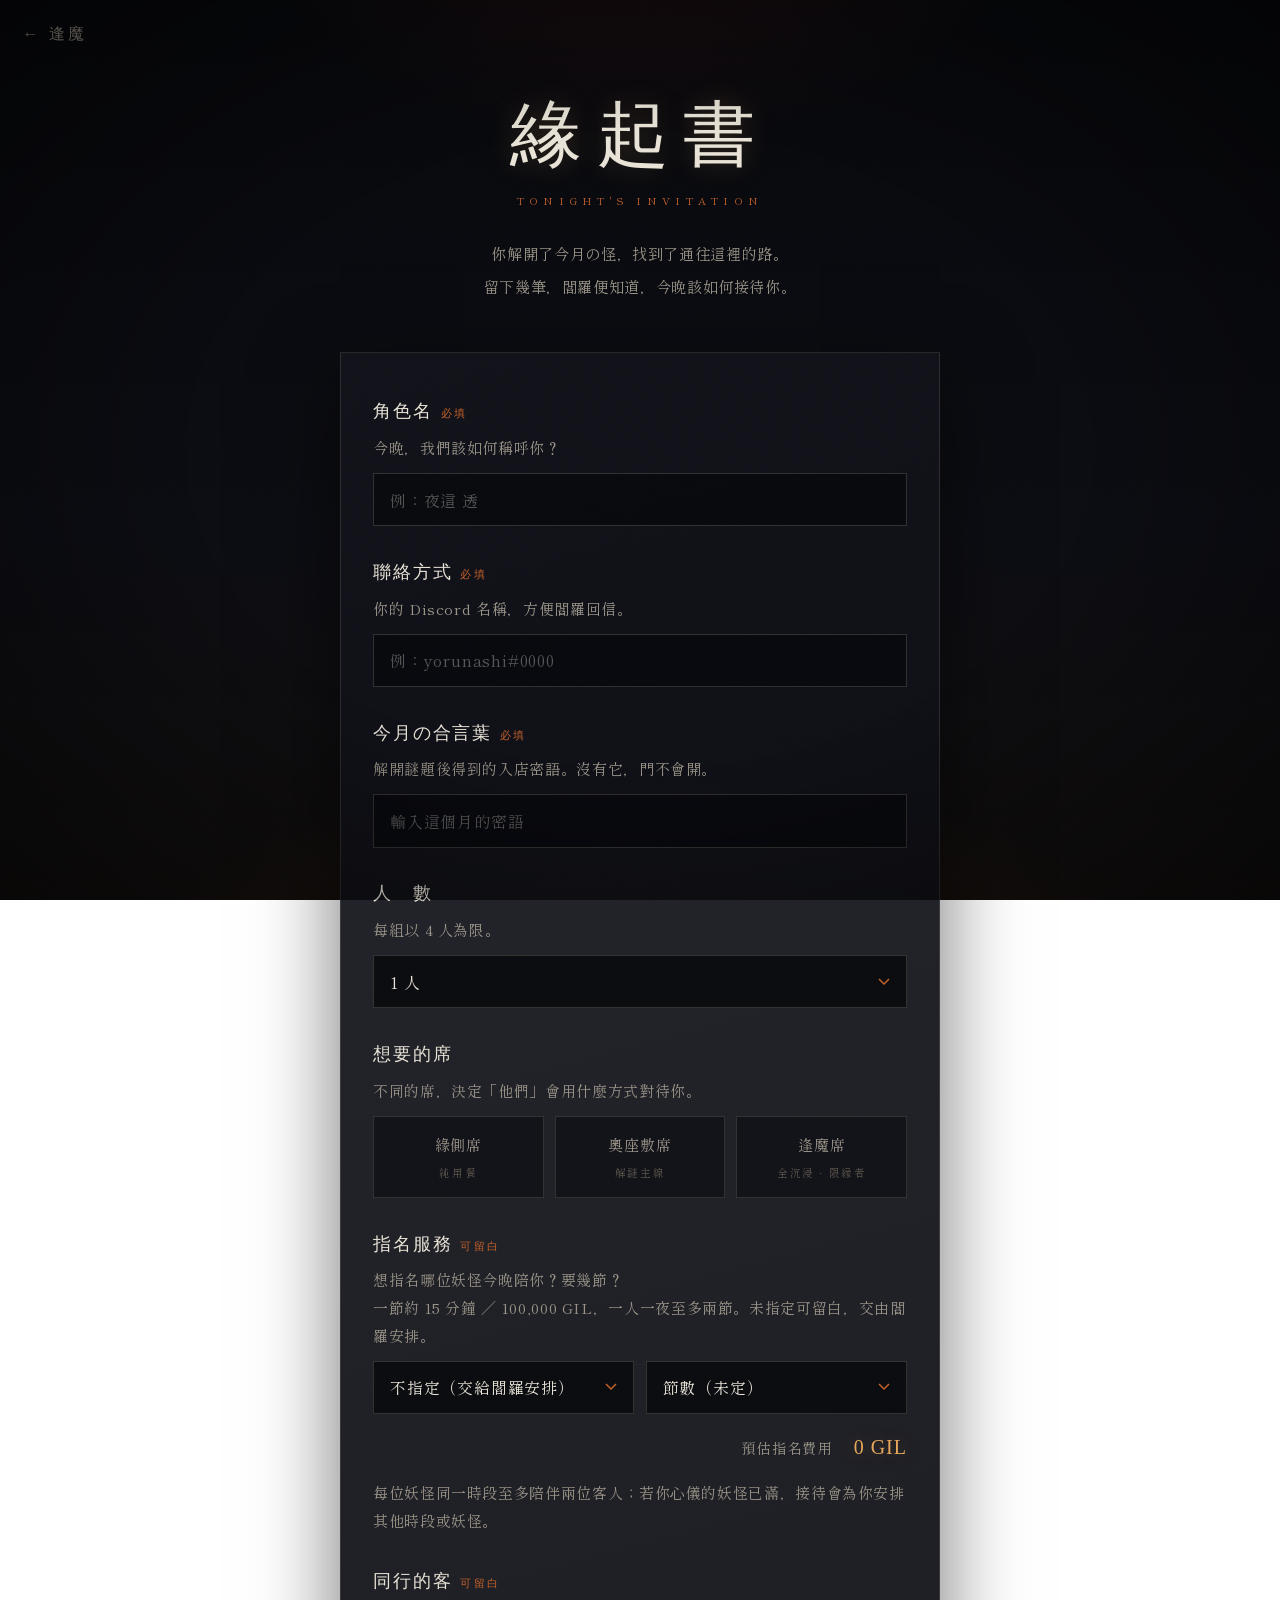
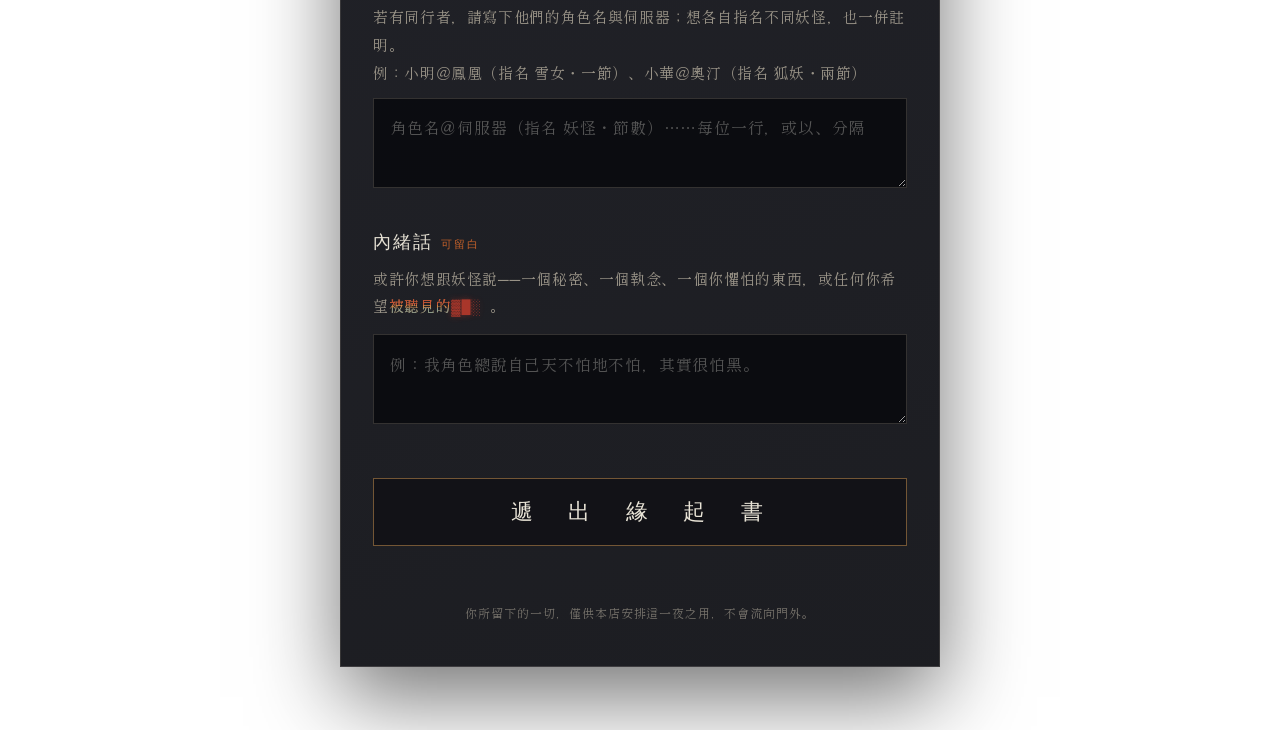
<file: reserve.html>
<!DOCTYPE html>
<html lang="zh-Hant">
<head>
<meta charset="UTF-8">
<meta name="viewport" content="width=device-width, initial-scale=1.0">
<title>緣起書 ── 逢魔</title>
  <link rel="icon" type="image/png" sizes="32x32" href="favicon-32.png">
  <link rel="icon" type="image/png" sizes="64x64" href="favicon.png">
  <link rel="apple-touch-icon" href="apple-touch-icon.png">

<link rel="preconnect" href="https://fonts.googleapis.com">
<link rel="preconnect" href="https://fonts.gstatic.com" crossorigin>
<link href="https://fonts.googleapis.com/css2?family=Yuji+Syuku&family=Shippori+Mincho+B1:wght@400;500;600;700&family=Klee+One:wght@400;600&display=swap" rel="stylesheet">
<style>
  :root{
    --night:#0a0b10; --amber:#c4612a; --amber-soft:#d98b4a; --amber-glow:#e8a85c;
    --blood:#7a2018; --moon:#e8e3d6; --moon-dim:#9a9488; --paper:#d8cdb4;
    --brush:'Yuji Syuku', serif; --mincho:'Shippori Mincho B1', serif; --hand:'Klee One', serif;
  }
  *{margin:0;padding:0;box-sizing:border-box;}
  body{
    background:
      radial-gradient(ellipse 70% 45% at 50% 112%, rgba(196,97,42,.18), transparent 60%),
      radial-gradient(ellipse 50% 40% at 50% -8%, rgba(122,32,24,.16), transparent 60%),
      linear-gradient(180deg,#07080c,#0c0d13 60%,#120f0e);
    background-attachment:fixed; color:var(--moon); font-family:var(--mincho);
    line-height:1.9; letter-spacing:.04em; min-height:100vh; padding:6rem 1.2rem 4rem;
  }
  body::before{content:"";position:fixed;inset:0;z-index:99;pointer-events:none;opacity:.05;mix-blend-mode:overlay;
    background-image:url("data:image/svg+xml,%3Csvg xmlns='http://www.w3.org/2000/svg' width='120' height='120'%3E%3Cfilter id='n'%3E%3CfeTurbulence type='fractalNoise' baseFrequency='0.85' numOctaves='3'/%3E%3C/filter%3E%3Crect width='100%25' height='100%25' filter='url(%23n)'/%3E%3C/svg%3E");}
  body::after{content:"";position:fixed;inset:0;z-index:98;pointer-events:none;
    background:radial-gradient(ellipse at center, transparent 50%, rgba(0,0,0,.55) 100%);}
  ::selection{background:var(--blood);color:var(--moon);}

  .back-home{position:fixed;top:1.2rem;left:1.4rem;z-index:50;font-family:var(--brush);
    font-size:1rem;letter-spacing:.2em;color:var(--moon-dim);text-decoration:none;transition:.4s;}
  .back-home:hover{color:var(--amber-glow);}

  .scroll{max-width:600px;margin:0 auto;position:relative;z-index:1;}

  .head{text-align:center;margin-bottom:3rem;animation:in 1s cubic-bezier(.16,1,.3,1);}
  .mark{font-family:var(--brush);font-size:clamp(2.8rem,11vw,4.5rem);color:var(--moon);
    letter-spacing:.2em;text-shadow:0 0 28px rgba(232,168,92,.22);line-height:1.1;}
  .en{font-size:.66rem;letter-spacing:.5em;color:var(--amber);text-transform:uppercase;margin-top:1rem;}
  .lead{color:var(--moon-dim);font-size:.95rem;margin-top:1.6rem;line-height:2.2;}
  @keyframes in{from{opacity:0;transform:translateY(22px);filter:blur(6px);}to{opacity:1;transform:none;filter:none;}}

  .card{border:1px solid rgba(216,205,180,.14);
    background:linear-gradient(165deg, rgba(18,19,27,.92), rgba(9,10,15,.92));
    padding:2.6rem 2rem; box-shadow:0 30px 80px rgba(0,0,0,.55);animation:in 1s .15s backwards cubic-bezier(.16,1,.3,1);}

  .field{margin-bottom:1.8rem;}
  .field label{display:block;font-family:var(--brush);font-size:1.15rem;color:var(--moon);
    letter-spacing:.1em;margin-bottom:.3rem;}
  .field .desc{font-size:15px;color:var(--moon-dim);margin-bottom:.7rem;line-height:1.85;}
  .field .req{color:var(--amber);font-size:.7rem;letter-spacing:.2em;margin-left:.5rem;}

  input[type=text], textarea, select{
    width:100%;background:rgba(7,8,12,.8);border:1px solid rgba(216,205,180,.2);
    color:var(--moon);font-family:var(--mincho);font-size:1rem;letter-spacing:.05em;
    padding:.85rem 1rem;outline:none;transition:.4s;}
  textarea{resize:vertical;min-height:90px;line-height:1.9;}
  input:focus, textarea:focus, select:focus{border-color:var(--amber-glow);box-shadow:0 0 22px rgba(232,168,92,.18);}
  select{appearance:none;cursor:pointer;
    background-image:url("data:image/svg+xml,%3Csvg xmlns='http://www.w3.org/2000/svg' width='12' height='8'%3E%3Cpath d='M1 1l5 5 5-5' stroke='%23c4612a' fill='none' stroke-width='1.5'/%3E%3C/svg%3E");
    background-repeat:no-repeat;background-position:right 1rem center;}
  input::placeholder, textarea::placeholder{color:#555;}

  .chips{display:flex;flex-wrap:wrap;gap:.7rem;}
  .chip{flex:1;min-width:120px;text-align:center;background:rgba(13,14,20,.7);
    border:1px solid rgba(216,205,180,.16);color:var(--moon-dim);font-family:var(--mincho);
    font-size:.95rem;padding:.85rem .6rem;cursor:pointer;transition:.35s;letter-spacing:.05em;}
  .chip small{display:block;font-size:.66rem;color:#5a554b;margin-top:.25rem;letter-spacing:.15em;}
  .chip:hover{border-color:var(--amber-soft);color:var(--moon);}
  .chip.on{border-color:var(--amber-glow);color:var(--amber-glow);background:rgba(196,97,42,.12);box-shadow:0 0 20px rgba(232,168,92,.15);}
  .chip.on small{color:var(--amber-soft);}
  .nom-row{display:flex;gap:.7rem;flex-wrap:wrap;}
  .nom-row select{flex:1;min-width:140px;}
  .nom-cost{margin-top:.9rem;text-align:right;font-size:.9rem;color:var(--moon-dim);letter-spacing:.08em;}
  .nom-cost span{font-family:var(--brush);font-size:1.25rem;color:var(--amber-glow);letter-spacing:.05em;margin-left:.4rem;text-shadow:0 0 16px rgba(232,168,92,.25);}
  .desc .glitch{position:relative;display:inline-block;color:var(--amber-soft);animation:gl-flick 3.6s infinite steps(1);}
  .desc .glitch::before,.desc .glitch::after{content:attr(data-text);position:absolute;left:0;top:0;width:100%;overflow:hidden;opacity:.7;pointer-events:none;}
  .desc .glitch::before{color:#c23b2c;clip-path:inset(0 0 55% 0);animation:gl-shift 2.4s infinite steps(2);}
  .desc .glitch::after{color:#6aa6ad;clip-path:inset(55% 0 0 0);animation:gl-shift2 3.1s infinite steps(2);}
  @keyframes gl-flick{0%,90%,100%{opacity:1;}91%{opacity:.25;}93%{opacity:1;}95%{opacity:.55;}96%{opacity:1;}}
  @keyframes gl-shift{0%,100%{transform:translate(-1px,0);}50%{transform:translate(1px,-1px);}}
  @keyframes gl-shift2{0%,100%{transform:translate(1px,0);}50%{transform:translate(-1px,1px);}}
  .desc .glitch-tail{display:inline-block;color:#c23b2c;letter-spacing:.08em;min-width:2.6em;font-family:monospace;opacity:.85;text-shadow:0 0 6px rgba(194,59,44,.5);}

  .submit{width:100%;margin-top:1rem;font-family:var(--brush);font-size:1.4rem;letter-spacing:.3em;
    color:var(--moon);background:rgba(10,11,16,.6);border:1px solid rgba(232,168,92,.45);
    padding:1.1rem;cursor:pointer;transition:.5s cubic-bezier(.16,1,.3,1);}
  .submit:hover{border-color:var(--amber-glow);color:var(--amber-glow);letter-spacing:.45em;box-shadow:0 0 34px rgba(232,168,92,.25);}
  .submit:disabled{opacity:.5;cursor:wait;}
  .privacy{margin-top:1.4rem;text-align:center;font-size:12px;color:var(--moon-dim);letter-spacing:.08em;opacity:.7;line-height:1.8;}

  .err{color:var(--blood);font-size:.88rem;margin-top:1rem;min-height:1.3em;letter-spacing:.05em;}

  /* 店長的信 */
  .letter{max-width:540px;margin:0 auto;background:linear-gradient(160deg,#e9dec4,#d6c5a0);
    color:#2a1d12;font-family:var(--mincho);padding:3rem 2.6rem 2.6rem;position:relative;
    box-shadow:0 40px 110px rgba(0,0,0,.7);border:1px solid #c9b790;border-radius:2px;
    animation:letterin 1.2s cubic-bezier(.16,1,.3,1);}
  @keyframes letterin{from{opacity:0;transform:translateY(46px) rotate(-2deg) scale(.95);}to{opacity:1;transform:rotate(-.6deg);}}
  .letter .l-seal{position:absolute;top:1.5rem;right:1.7rem;width:52px;height:52px;border-radius:50%;
    background:radial-gradient(circle at 40% 35%,#9a2e20,#5a1810);color:#e9dec4;display:flex;align-items:center;
    justify-content:center;font-family:var(--brush);font-size:1.7rem;box-shadow:0 4px 12px rgba(0,0,0,.45);transform:rotate(-8deg);}
  .letter .l-head{font-family:var(--brush);font-size:1.7rem;color:#5a2018;letter-spacing:.12em;margin-bottom:1.4rem;}
  .letter p{color:#3a2a1c;line-height:2.5;margin-bottom:1.1rem;font-size:15px;letter-spacing:.03em;}
  .letter .l-name{color:#5a2018;font-weight:600;}
  .letter .l-sign{text-align:right;font-family:var(--brush);font-size:1.4rem;color:#4a2418;margin-top:2rem;letter-spacing:.12em;}
  .letter-close{display:block;margin:2rem auto 0;font-family:var(--brush);font-size:1.2rem;letter-spacing:.3em;
    color:var(--moon-dim);background:rgba(10,11,16,.4);border:1px solid rgba(216,205,180,.3);padding:.95rem 2.6rem;cursor:pointer;transition:.5s cubic-bezier(.16,1,.3,1);}
  .letter-close:hover{color:var(--amber-glow);border-color:var(--amber-glow);letter-spacing:.45em;box-shadow:0 0 28px rgba(232,168,92,.2);}
  .demo-tag{display:block;text-align:center;max-width:max-content;margin:1.4rem auto 0;font-size:.72rem;letter-spacing:.2em;color:var(--amber);
    border:1px dashed var(--amber);padding:.4rem .9rem;}
</style>
</head>
<body>
<a href="index.html" class="back-home">← 逢魔</a>

<div class="scroll" id="scroll">

  <div class="head">
    <div class="mark">緣起書</div>
    <div class="en">Tonight's invitation</div>
    <p class="lead">你解開了今月の怪，找到了通往這裡的路。<br>留下幾筆，閻羅便知道，今晚該如何接待你。</p>
  </div>

  <div class="card" id="formCard">

    <div class="field">
      <label>角色名<span class="req">必填</span></label>
      <div class="desc">今晚，我們該如何稱呼你？</div>
      <input type="text" id="charName" placeholder="例：夜這 透">
    </div>

    <div class="field">
      <label>聯絡方式<span class="req">必填</span></label>
      <div class="desc">你的 Discord 名稱，方便閻羅回信。</div>
      <input type="text" id="contact" placeholder="例：yorunashi#0000">
    </div>

    <div class="field">
      <label>今月の合言葉<span class="req">必填</span></label>
      <div class="desc">解開謎題後得到的入店密語。沒有它，門不會開。</div>
      <input type="text" id="pass" placeholder="輸入這個月的密語">
    </div>

    <div class="field">
      <label>人　數</label>
      <div class="desc">每組以 4 人為限。</div>
      <select id="party">
        <option value="1人">1 人</option>
        <option value="2人">2 人</option>
        <option value="3人">3 人</option>
        <option value="4人">4 人</option>
      </select>
    </div>

    <div class="field">
      <label>想要的席</label>
      <div class="desc">不同的席，決定「他們」會用什麼方式對待你。</div>
      <div class="chips" data-group="seat">
        <div class="chip" data-val="緣側席">緣側席<small>純用餐</small></div>
        <div class="chip" data-val="奧座敷席">奧座敷席<small>解謎主線</small></div>
        <div class="chip" data-val="逢魔席">逢魔席<small>全沉浸 · 限縁者</small></div>
      </div>
    </div>

    <div class="field">
      <label>指名服務<span class="req">可留白</span></label>
      <div class="desc">想指名哪位妖怪今晚陪你？要幾節？<br>一節約 15 分鐘 ／ 100,000 GIL，一人一夜至多兩節。未指定可留白，交由閻羅安排。</div>
      <div class="nom-row">
        <select id="nomStaff">
          <option value="">不指定（交給閻羅安排）</option>
          <option value="轆轤首">轆轤首</option>
          <option value="雪女">雪女</option>
          <option value="一目小僧">一目小僧</option>
          <option value="河童">河童</option>
          <option value="影女">影女</option>
          <option value="八尺大人">八尺大人</option>
          <option value="狐妖">狐妖</option>
        </select>
        <select id="nomSessions">
          <option value="0">節數（未定）</option>
          <option value="1">一節</option>
          <option value="2">兩節</option>
        </select>
      </div>
      <div class="nom-cost" id="nomCost">預估指名費用　<span id="nomCostVal">0 GIL</span></div>
      <div class="desc" style="margin-top:.8rem;">每位妖怪同一時段至多陪伴兩位客人；若你心儀的妖怪已滿，接待會為你安排其他時段或妖怪。</div>
    </div>

    <div class="field">
      <label>同行的客<span class="req">可留白</span></label>
      <div class="desc">若有同行者，請寫下他們的角色名與伺服器；想各自指名不同妖怪，也一併註明。<br>例：小明＠鳳凰（指名 雪女・一節）、小華＠奧汀（指名 狐妖・兩節）</div>
      <textarea id="party-list" placeholder="角色名＠伺服器（指名 妖怪・節數）……每位一行，或以、分隔"></textarea>
    </div>

    <div class="field">
      <label>內緒話<span class="req">可留白</span></label>
      <div class="desc">或許你想跟妖怪說──一個秘密、一個執念、一個你懼怕的東西，或任何你希望<span class="glitch" aria-hidden="true" data-text="被聽見的">被聽見的</span><span class="glitch-tail" aria-hidden="true"></span>。</div>
      <textarea id="topic" placeholder="例：我角色總說自己天不怕地不怕，其實很怕黑。"></textarea>
    </div>

    <button class="submit" id="submitBtn">遞　出　緣　起　書</button>
    <div class="err" id="err"></div>
    <p class="privacy">你所留下的一切，僅供本店安排這一夜之用，不會流向門外。</p>

  </div>
</div>

<script>
/* ╔══════════════════════════════════════════════╗
   ║              設 定 區（改這裡）              ║
   ╚══════════════════════════════════════════════╝ */

// ① 這個月的密語（要和謎題頁的 rewardCode 一致）
const MONTH_PASS = "ろくろ・首なし";

// ② 你的 Discord Webhook 網址。
//    在 Discord：頻道設定 → 整合 → Webhook → 新增 → 複製網址，貼到這裡。
//    （留著 "#" 不改 → 會走「示範模式」，不真的送出，方便你先預覽流程）
const WEBHOOK_URL = "https://discord.com/api/webhooks/1510159899760525313/U9WKko8Y9TVzMM64zINbfYwVwRrdCHrUDpndtsbx72v3ZdAYFqr4Mi3TX4VsnPJ6_2p2";

/* ────────────── 以下不用動 ────────────── */

const picks = { seat:"" };
document.querySelectorAll('.chips').forEach(group=>{
  const g = group.dataset.group;
  group.querySelectorAll('.chip').forEach(chip=>{
    chip.onclick = ()=>{
      group.querySelectorAll('.chip').forEach(c=>c.classList.remove('on'));
      chip.classList.add('on');
      picks[g] = chip.dataset.val;
    };
  });
});

const PRICE_PER_SESSION = 100000;
const nomSessions = document.getElementById('nomSessions');
const nomCostVal = document.getElementById('nomCostVal');
function gilFmt(n){ return n.toLocaleString('en-US') + ' GIL'; }
function updateNomCost(){ const s = parseInt(nomSessions.value||'0',10); nomCostVal.textContent = gilFmt(s*PRICE_PER_SESSION); }
nomSessions.addEventListener('change', updateNomCost);
updateNomCost();

const norm = s => (s||"").trim().toLowerCase().replace(/[\s・·]/g,'');

document.getElementById('submitBtn').onclick = async ()=>{
  const err = document.getElementById('err');
  const val = id => document.getElementById(id).value.trim();
  const charName = val('charName'), contact = val('contact'), pass = val('pass');

  // 驗證
  if(!charName){ err.textContent = "請至少留下一個今晚的名字。"; return; }
  if(!contact){ err.textContent = "請留下聯絡方式，否則閻羅無法回信。"; return; }
  if(!pass){ err.textContent = "缺了今月の合言葉。先去解開謎題吧。"; return; }
  if(norm(pass) !== norm(MONTH_PASS)){ err.textContent = "這不是今晚的密語。門，沒有開。"; return; }
  err.textContent = "";

  const sess = parseInt(document.getElementById('nomSessions').value||'0',10);
  const data = {
    charName, contact,
    party: val('party'),
    seat: picks.seat || "（未選）",
    nomStaff: document.getElementById('nomStaff').value || "（不指定）",
    nomSessions: sess,
    nomCost: sess * PRICE_PER_SESSION,
    companions: val('party-list') || "（無）",
    topic: val('topic') || "（未填）"
  };

  const btn = document.getElementById('submitBtn');
  btn.disabled = true; btn.textContent = "遞出中…";

  const isDemo = (WEBHOOK_URL === "#" || !WEBHOOK_URL);

  try{
    if(!isDemo){
      const payload = {
        username: "逢魔・緣起書",
        embeds: [{
          title: "🏮 新的緣起書",
          color: 12869930,
          fields: [
            { name:"角色名", value:data.charName, inline:true },
            { name:"聯絡方式", value:data.contact, inline:true },
            { name:"人數", value:data.party, inline:true },
            { name:"想要的席", value:data.seat, inline:true },
            { name:"指名", value:data.nomStaff, inline:true },
            { name:"節數", value:(data.nomSessions ? data.nomSessions+" 節" : "（未定）"), inline:true },
            { name:"預估指名費", value:data.nomCost.toLocaleString("en-US")+" GIL", inline:true },
            { name:"同行的客", value:data.companions, inline:false },
            { name:"💬 內緒話（給店員接待用）", value:data.topic, inline:false }
          ],
          footer:{ text:"逢魔 ── おうまがとき" },
          timestamp: new Date().toISOString()
        }]
      };
      const res = await fetch(WEBHOOK_URL, {
        method:"POST", headers:{"Content-Type":"application/json"},
        body: JSON.stringify(payload)
      });
      if(!res.ok) throw new Error("webhook failed " + res.status);
    }
    showReply(isDemo, data);
  }catch(e){
    btn.disabled = false; btn.textContent = "遞　出　緣　起　書";
    err.textContent = "緣起書沒能送出。請稍後再試，或直接到 Discord 找閻羅。";
  }
};

function showReply(isDemo, data){
  document.getElementById('scroll').innerHTML = `
    <div class="letter">
      <div class="l-seal">逢</div>
      <div class="l-head">拝啓 ──</div>
      <p><span class="l-name">「${data.charName}」</span> 殿</p>
      <p>你的緣起書，我已收下。</p>
      <p>在約定的黃昏之前，你會收到入店的時刻，與一張印著座位的和紙。在那之前——請別忘記，自己今晚的名字。</p>
      <p>我會在門的另一邊，等你推門。</p>
      <div class="l-sign">── 閻羅</div>
    </div>
    <button class="letter-close" onclick="location.href='index.html'">闔　上　信　→</button>
    ${isDemo ? '<div class="demo-tag">示範模式 · 尚未填入 Webhook，這次沒有真的送出</div>' : ''}
  `;
  window.scrollTo({top:0, behavior:'smooth'});
}
</script>
<script>
(function(){
  var tail = document.querySelector('.desc .glitch-tail');
  if(!tail) return;
  var pool = '\u2593\u2592\u2591\u2588\u259a\u259e\u2573\u3007\u00d7\u30ce\u30e1\uFE4F\u25c7\u25c6\u30f0\u30f1\u3090\u3091';
  setInterval(function(){
    var n = 2 + Math.floor(Math.random()*3);
    var s = '';
    for(var i=0;i<n;i++) s += pool.charAt(Math.floor(Math.random()*pool.length));
    tail.textContent = s;
  }, 120);
})();
</script>
</body>
</html>
</file>
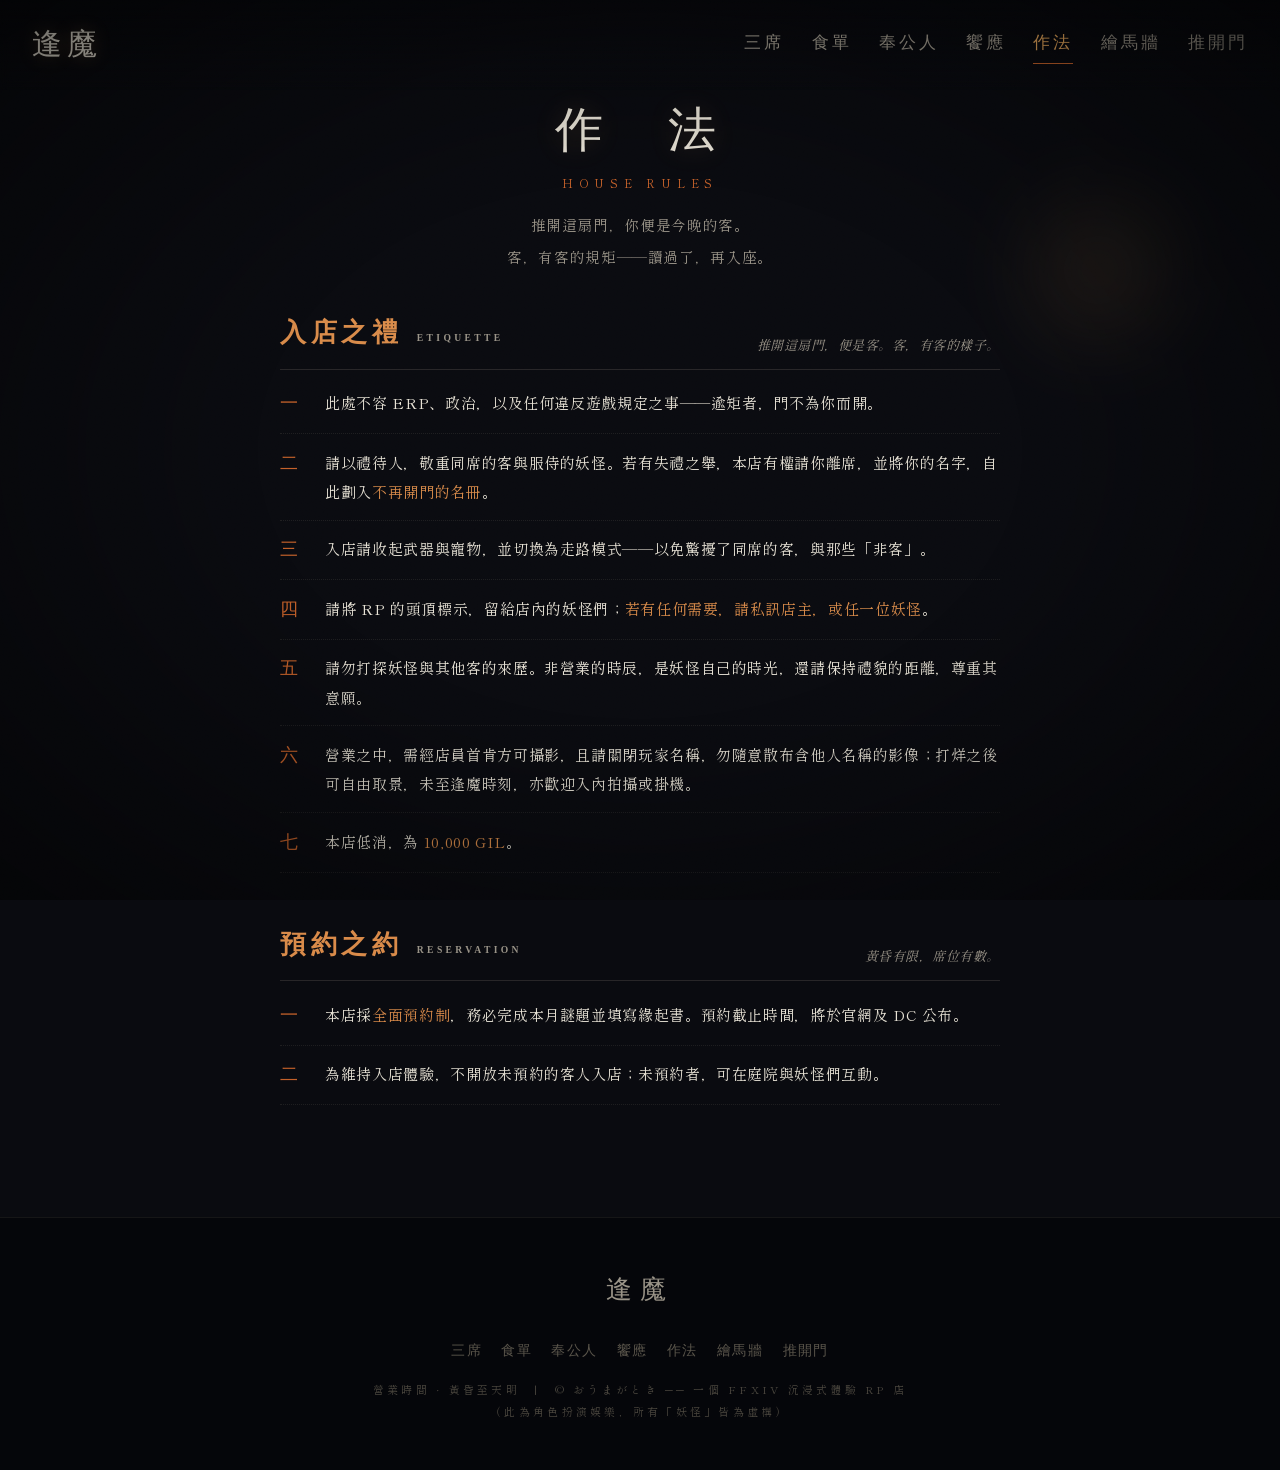
<file: rules.html>
<!DOCTYPE html>
<html lang="zh-Hant">
<head>
<meta charset="UTF-8">
<meta name="viewport" content="width=device-width, initial-scale=1.0">
<title>作法 ── 逢魔</title>
  <link rel="icon" type="image/png" sizes="32x32" href="favicon-32.png">
  <link rel="icon" type="image/png" sizes="64x64" href="favicon.png">
  <link rel="apple-touch-icon" href="apple-touch-icon.png">

<link rel="stylesheet" href="styles.css">
<style>
  /* 作法頁：標題區精簡，氛圍句移到各節標題行右側 */
  .page{padding-top:6.5rem;padding-bottom:4rem;}
  .page-head{margin-bottom:2.2rem;}
  .page-head .page-mark{font-size:clamp(2rem,6vw,3rem);}
  .page-head .page-lead{margin-top:.9rem;font-size:.92rem;}
  .law-sec h3{flex-wrap:wrap;}
  .law-sec h3 .head-aside{margin-left:auto;align-self:flex-end;font-family:var(--mincho);font-weight:normal;font-style:italic;font-size:13px;color:var(--moon-dim);letter-spacing:.04em;}
  @media(max-width:560px){ .law-sec h3 .head-aside{margin-left:0;flex-basis:100%;text-align:right;} }
</style>
</head>
<body>
<nav class="bar">
  <a href="index.html" class="home">逢魔</a>
  <button class="toggle" onclick="document.querySelector('.links').classList.toggle('open')">≡ 品書</button>
  <div class="links">
    <a href="seats.html">三席</a>
    <a href="menu.html">食單</a>
    <a href="staff.html">奉公人</a>
    <a href="service.html">饗應</a>
    <a href="rules.html">作法</a>
    <a href="ema.html">繪馬牆</a>
    <a href="door.html">推開門</a>
  </div>
</nav>
<main class="page">
<div class="lantern" style="top:14%;right:8%;width:160px;height:200px;opacity:.4;"></div>

<div class="wrap">
  <div class="page-head reveal">
    <div class="page-mark">作　法</div>
    <span class="page-en">House rules</span>
    <p class="page-lead">推開這扇門，你便是今晚的客。<br>客，有客的規矩——讀過了，再入座。</p>
  </div>
  <div class="law-sec reveal">
    <h3>入店之禮 <span class="en">Etiquette</span><span class="head-aside">推開這扇門，便是客。客，有客的樣子。</span></h3>
    <div class="law-item"><span class="ln">一</span><p>此處不容 ERP、政治，以及任何違反遊戲規定之事——逾矩者，門不為你而開。</p></div>
    <div class="law-item"><span class="ln">二</span><p>請以禮待人，敬重同席的客與服侍的妖怪。若有失禮之舉，本店有權請你離席，並將你的名字，自此劃入<em>不再開門的名冊</em>。</p></div>
    <div class="law-item"><span class="ln">三</span><p>入店請收起武器與寵物，並切換為走路模式——以免驚擾了同席的客，與那些「非客」。</p></div>
    <div class="law-item"><span class="ln">四</span><p>請將 RP 的頭頂標示，留給店內的妖怪們；<em>若有任何需要，請私訊店主，或任一位妖怪</em>。</p></div>
    <div class="law-item"><span class="ln">五</span><p>請勿打探妖怪與其他客的來歷。非營業的時辰，是妖怪自己的時光，還請保持禮貌的距離，尊重其意願。</p></div>
    <div class="law-item"><span class="ln">六</span><p>營業之中，需經店員首肯方可攝影，且請關閉玩家名稱，勿隨意散布含他人名稱的影像；打烊之後可自由取景，未至逢魔時刻，亦歡迎入內拍攝或掛機。</p></div>
    <div class="law-item"><span class="ln">七</span><p>本店低消，為 <em>10,000 GIL</em>。</p></div>
  </div>

  <div class="law-sec reveal">
    <h3>預約之約 <span class="en">Reservation</span><span class="head-aside">黃昏有限，席位有數。</span></h3>
    <div class="law-item"><span class="ln">一</span><p>本店採<em>全面預約制</em>，務必完成本月謎題並填寫緣起書。預約截止時間，將於官網及 DC 公布。</p></div>
    <div class="law-item"><span class="ln">二</span><p>為維持入店體驗，不開放未預約的客人入店；未預約者，可在庭院與妖怪們互動。</p></div>
  </div>
</div>
</main>
<footer>
  <div class="fmark">逢魔</div>
  <div class="fnav">
    <a href="seats.html">三席</a><a href="menu.html">食單</a><a href="staff.html">奉公人</a><a href="service.html">饗應</a>
    <a href="rules.html">作法</a><a href="ema.html">繪馬牆</a><a href="door.html">推開門</a>
  </div>
  <div class="fsub">營業時間 · 黃昏至天明　|　© おうまがとき ── 一個 FFXIV 沉浸式體驗 RP 店<br>（此為角色扮演娛樂，所有「妖怪」皆為虛構）</div>
</footer>
<script src="effects.js"></script>
</body>
</html>
</file>
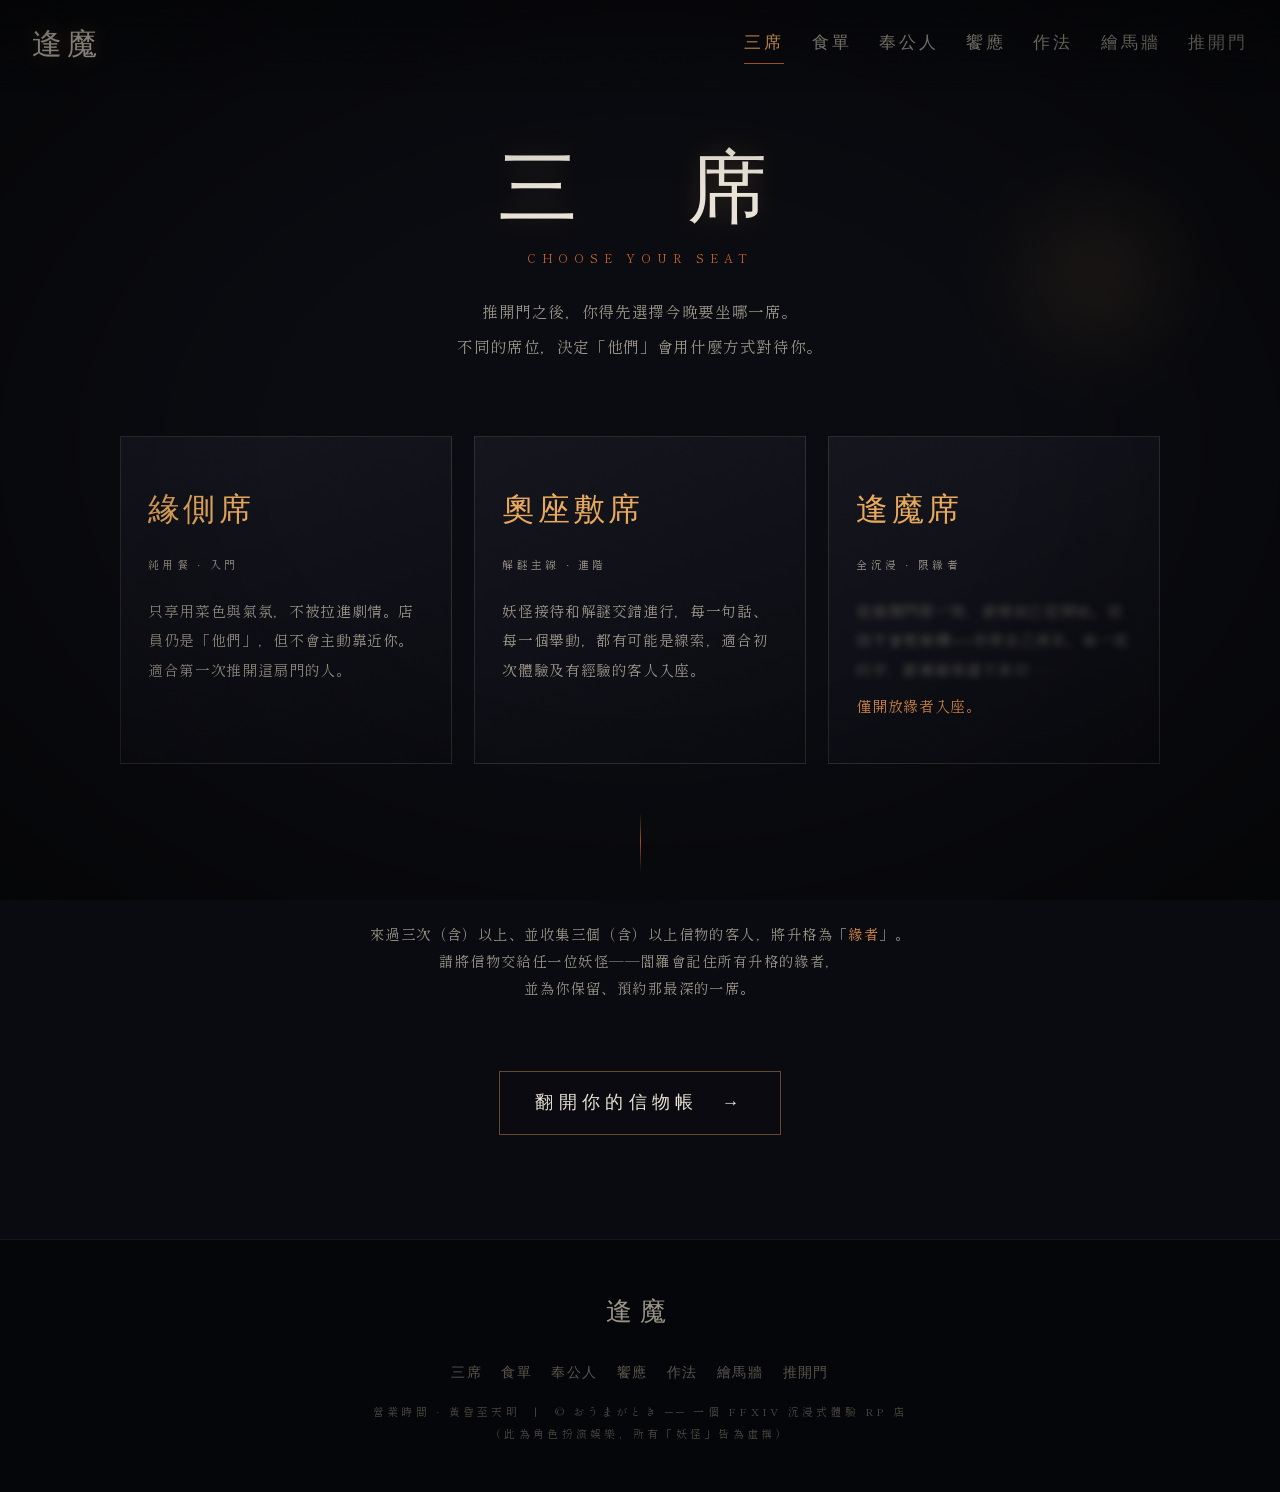
<file: seats.html>
<!DOCTYPE html>
<html lang="zh-Hant">
<head>
<meta charset="UTF-8">
<meta name="viewport" content="width=device-width, initial-scale=1.0">
<title>三席 ── 逢魔</title>
  <link rel="icon" type="image/png" sizes="32x32" href="favicon-32.png">
  <link rel="icon" type="image/png" sizes="64x64" href="favicon.png">
  <link rel="apple-touch-icon" href="apple-touch-icon.png">

<link rel="stylesheet" href="styles.css">
</head>
<body>
<nav class="bar">
  <a href="index.html" class="home">逢魔</a>
  <button class="toggle" onclick="document.querySelector('.links').classList.toggle('open')">≡ 品書</button>
  <div class="links">
    <a href="seats.html">三席</a>
    <a href="menu.html">食單</a>
    <a href="staff.html">奉公人</a>
    <a href="service.html">饗應</a>
    <a href="rules.html">作法</a>
    <a href="ema.html">繪馬牆</a>
    <a href="door.html">推開門</a>
  </div>
</nav>
<main class="page">
<div class="lantern" style="top:14%;right:8%;width:160px;height:200px;opacity:.4;"></div>

<div class="wrap">
  <div class="page-head reveal">
    <div class="page-mark">三　席</div>
    <span class="page-en">Choose your seat</span>
    <p class="page-lead">推開門之後，你得先選擇今晚要坐哪一席。<br>不同的席位，決定「他們」會用什麼方式對待你。</p>
  </div>
  <div class="seat-grid">
    <div class="seat reveal">
      <div class="jp">緣側席</div>
      <div class="lv">純用餐 · 入門</div>
      <p>只享用菜色與氣氛，不被拉進劇情。店員仍是「他們」，但不會主動靠近你。適合第一次推開這扇門的人。</p>
    </div>
    <div class="seat reveal">
      <div class="jp">奧座敷席</div>
      <div class="lv">解謎主線 · 進階</div>
      <p>妖怪接待和解謎交錯進行，每一句話、每一個舉動，都有可能是線索，適合初次體驗及有經驗的客人入座。</p>
    </div>
    <div class="seat reveal">
      <div class="jp">逢魔席</div>
      <div class="lv">全沉浸 · 限緣者</div>
      <p><span class="veil">從推開門那一刻，劇情就已經開始。規則不會被解釋──你得自己摸索。每一處的字，都模糊得讀不真切……</span><br><span class="clear">僅開放緣者入座。</span></p>
    </div>
  </div>
  <div class="divider"></div>
  <p style="text-align:center;color:var(--moon-dim);font-size:.9rem;letter-spacing:.1em;">
    來過三次（含）以上、並收集三個（含）以上信物的客人，將升格為「<span style="color:var(--amber-soft);">緣者</span>」。<br>請將信物交給任一位妖怪——閻羅會記住所有升格的緣者，<br>並為你保留、預約那最深的一席。
  </p>
  <div style="text-align:center;margin-top:1.8rem;"><a href="tokens.html" class="door-btn" style="font-size:1.1rem;padding:.9rem 2.2rem;">翻開你的信物帳　→</a></div>
</div>
</main>
<footer>
  <div class="fmark">逢魔</div>
  <div class="fnav">
    <a href="seats.html">三席</a><a href="menu.html">食單</a><a href="staff.html">奉公人</a><a href="service.html">饗應</a>
    <a href="rules.html">作法</a><a href="ema.html">繪馬牆</a><a href="door.html">推開門</a>
  </div>
  <div class="fsub">營業時間 · 黃昏至天明　|　© おうまがとき ── 一個 FFXIV 沉浸式體驗 RP 店<br>（此為角色扮演娛樂，所有「妖怪」皆為虛構）</div>
</footer>
<script src="effects.js"></script>
</body>
</html>
</file>
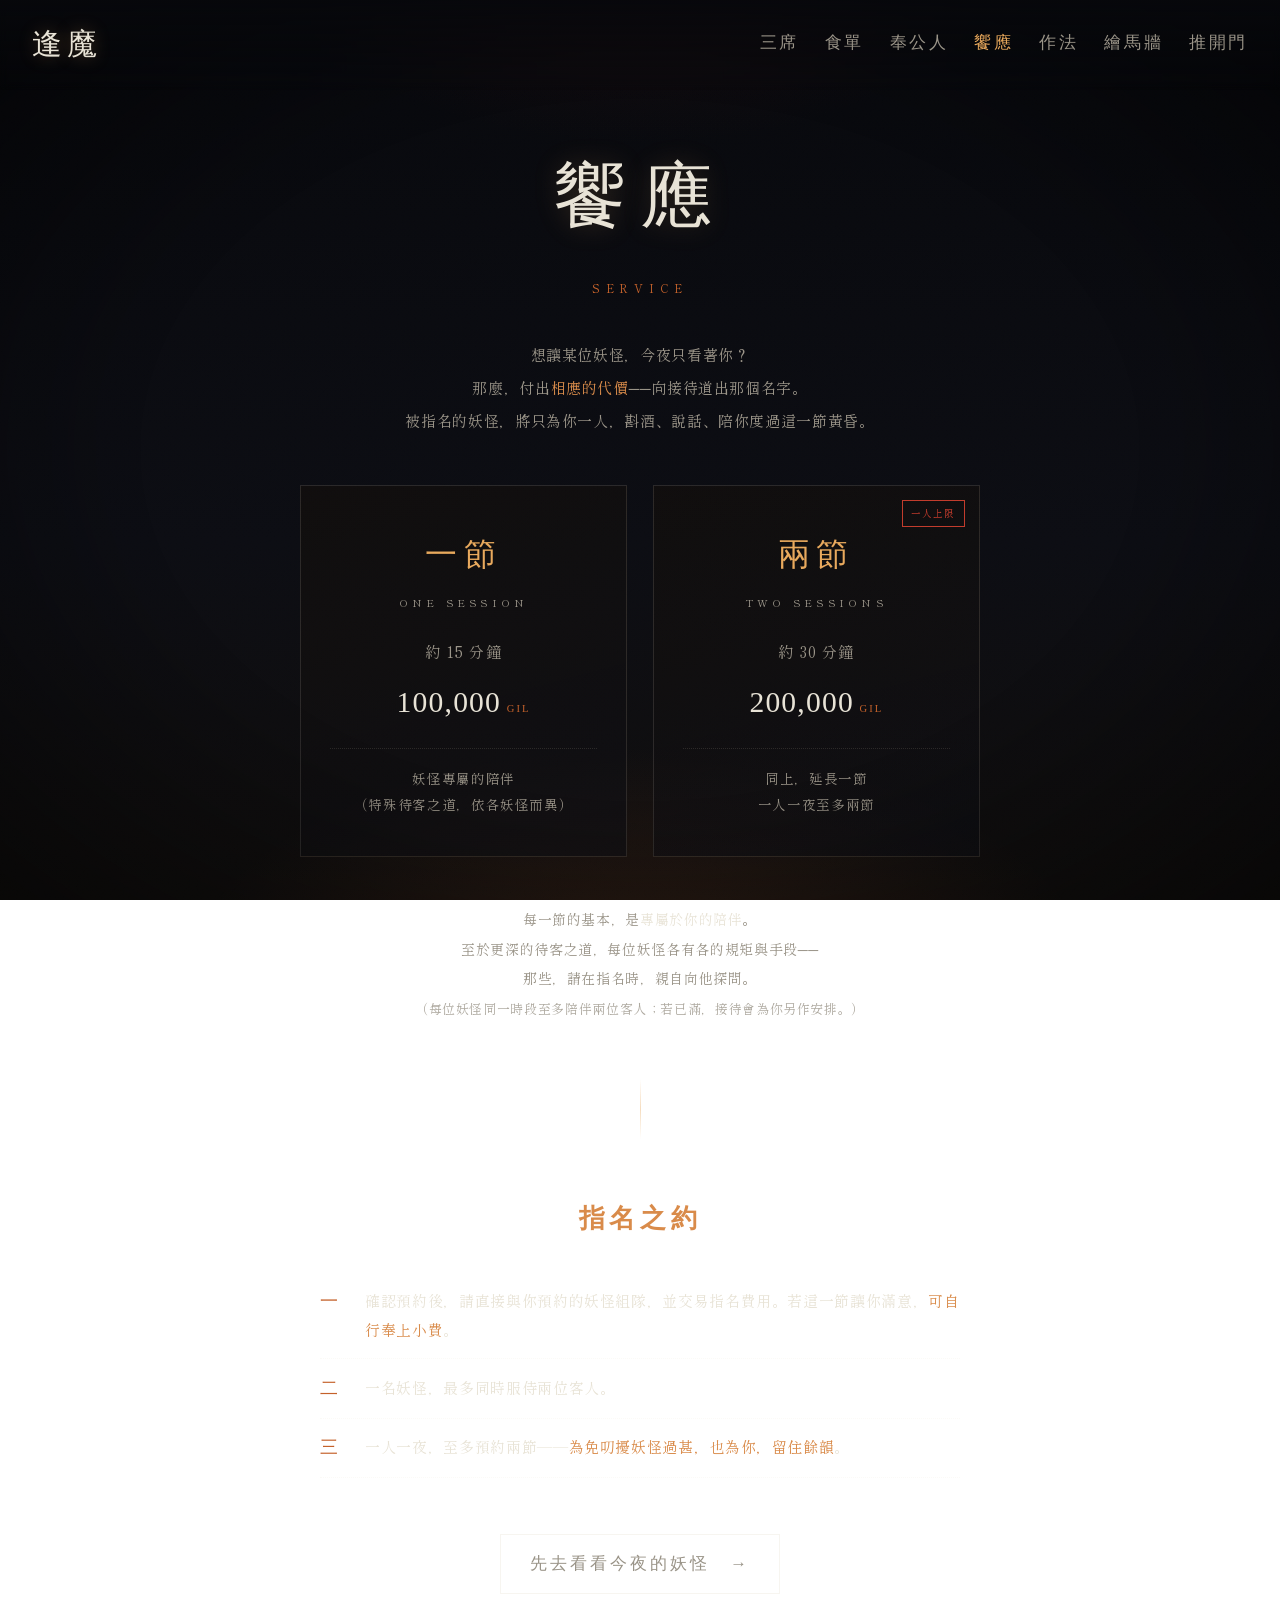
<file: service.html>
<!DOCTYPE html>
<html lang="zh-Hant">
<head>
<meta charset="UTF-8">
<meta name="viewport" content="width=device-width, initial-scale=1.0">
<title>饗應 ── 逢魔</title>
  <link rel="icon" type="image/png" sizes="32x32" href="favicon-32.png">
  <link rel="icon" type="image/png" sizes="64x64" href="favicon.png">
  <link rel="apple-touch-icon" href="apple-touch-icon.png">

<link rel="preconnect" href="https://fonts.googleapis.com">
<link rel="preconnect" href="https://fonts.gstatic.com" crossorigin>
<link href="https://fonts.googleapis.com/css2?family=Yuji+Syuku&family=Shippori+Mincho+B1:wght@400;500;600;700&family=Klee+One:wght@400;600&display=swap" rel="stylesheet">
<style>
  :root{
    --night:#0a0b10; --amber:#c4612a; --amber-soft:#d98b4a; --amber-glow:#e8a85c;
    --blood:#7a2018; --moon:#e8e3d6; --moon-dim:#9a9488; --paper:#d8cdb4;
    --brush:'Yuji Syuku', serif; --mincho:'Shippori Mincho B1', serif; --hand:'Klee One', serif;
  }
  *{margin:0;padding:0;box-sizing:border-box;}
  body{
    background:
      radial-gradient(ellipse 60% 45% at 50% 110%, rgba(196,97,42,.16), transparent 60%),
      radial-gradient(ellipse 50% 40% at 50% -8%, rgba(122,32,24,.14), transparent 60%),
      linear-gradient(180deg,#07080c,#0c0d13 60%,#100e0d);
    background-attachment:fixed; color:var(--moon); font-family:var(--mincho);
    line-height:1.9; letter-spacing:.04em; min-height:100vh;
  }
  body::before{content:"";position:fixed;inset:0;z-index:99;pointer-events:none;opacity:.05;mix-blend-mode:overlay;
    background-image:url("data:image/svg+xml,%3Csvg xmlns='http://www.w3.org/2000/svg' width='120' height='120'%3E%3Cfilter id='n'%3E%3CfeTurbulence type='fractalNoise' baseFrequency='0.85' numOctaves='3'/%3E%3C/filter%3E%3Crect width='100%25' height='100%25' filter='url(%23n)'/%3E%3C/svg%3E");}
  body::after{content:"";position:fixed;inset:0;z-index:98;pointer-events:none;
    background:radial-gradient(ellipse at center, transparent 55%, rgba(0,0,0,.5) 100%);}
  ::selection{background:var(--blood);color:var(--moon);}

  nav.bar{position:fixed;top:0;left:0;right:0;z-index:100;display:flex;align-items:center;justify-content:space-between;
    padding:1rem 2rem;background:linear-gradient(180deg, rgba(7,8,12,.92), rgba(7,8,12,0));backdrop-filter:blur(4px);}
  nav.bar .home{font-family:var(--brush);font-size:1.9rem;color:var(--moon);text-decoration:none;letter-spacing:.15em;text-shadow:0 0 18px rgba(232,168,92,.3);transition:.4s;}
  nav.bar .home:hover{color:var(--amber-glow);}
  nav.bar .links{display:flex;gap:1.6rem;flex-wrap:wrap;}
  nav.bar .links a{font-family:var(--brush);font-size:1.05rem;color:var(--moon-dim);text-decoration:none;letter-spacing:.16em;position:relative;transition:.4s;padding-bottom:.2rem;}
  nav.bar .links a::after{content:"";position:absolute;left:0;bottom:-2px;width:0;height:1px;background:var(--amber-glow);transition:.4s;}
  nav.bar .links a:hover{color:var(--moon);} nav.bar .links a:hover::after{width:100%;}
  nav.bar .links a.cur{color:var(--amber-glow);}
  nav.bar .toggle{display:none;background:none;border:none;color:var(--moon);font-family:var(--brush);font-size:1.3rem;cursor:pointer;letter-spacing:.1em;}

  .page{max-width:840px;margin:0 auto;padding:8rem 1.5rem 6rem;}
  .head{text-align:center;margin-bottom:1rem;}
  .head .mark{font-family:var(--brush);font-size:clamp(2.6rem,8vw,4.5rem);color:var(--moon);letter-spacing:.2em;text-shadow:0 0 28px rgba(232,168,92,.2);}
  .head .en{font-size:.72rem;letter-spacing:.5em;color:var(--amber);text-transform:uppercase;margin-top:.8rem;}
  .lead{text-align:center;color:var(--moon-dim);font-size:15px;line-height:2.2;margin:2.4rem auto 3rem;max-width:560px;}
  .lead .em{color:var(--amber-soft);}

  .plan-grid{display:grid;grid-template-columns:repeat(2,1fr);gap:1.6rem;max-width:680px;margin:0 auto;}
  .plan{border:1px solid rgba(216,205,180,.14);background:linear-gradient(165deg, rgba(20,14,9,.55), rgba(13,14,20,.6));padding:2.4rem 1.8rem;text-align:center;position:relative;transition:.5s cubic-bezier(.16,1,.3,1);}
  .plan:hover{border-color:rgba(232,168,92,.45);box-shadow:0 0 34px rgba(196,97,42,.16);transform:translateY(-4px);}
  .plan .pn{font-family:var(--brush);font-size:2rem;color:var(--amber-glow);letter-spacing:.2em;}
  .plan .pt{font-size:.66rem;letter-spacing:.4em;color:var(--moon-dim);text-transform:uppercase;margin:.5rem 0 1.5rem;}
  .plan .time{font-size:.95rem;color:var(--moon-dim);letter-spacing:.08em;}
  .plan .price{font-family:var(--brush);font-size:1.85rem;color:var(--moon);margin:.5rem 0;letter-spacing:.04em;}
  .plan .price small{font-size:.66rem;color:var(--amber);letter-spacing:.2em;margin-left:.35rem;}
  .plan .inc{font-size:.85rem;color:var(--moon-dim);line-height:1.9;margin-top:1.1rem;border-top:1px dotted rgba(216,205,180,.14);padding-top:1.1rem;}
  .plan .cap{position:absolute;top:.9rem;right:.9rem;font-size:.6rem;letter-spacing:.12em;color:#c23b2c;border:1px solid #c23b2c;padding:.2rem .5rem;}

  .svc-note{max-width:600px;margin:3rem auto 0;text-align:center;color:var(--moon-dim);font-size:14px;line-height:2.1;}
  .svc-note .em{color:var(--moon);}

  .divider{width:1px;height:60px;margin:3.5rem auto;background:linear-gradient(180deg,transparent,rgba(232,168,92,.4),transparent);}

  .care{max-width:640px;margin:0 auto;}
  .care h3{font-family:var(--brush);font-size:1.6rem;color:var(--amber-soft);letter-spacing:.18em;text-align:center;margin-bottom:1.8rem;}
  .care-item{display:flex;gap:1.1rem;align-items:flex-start;padding:.85rem 0;border-bottom:1px dotted rgba(216,205,180,.1);}
  .care-item .ln{font-family:var(--brush);font-size:1.15rem;color:var(--amber);flex-shrink:0;width:1.5em;line-height:1.7;}
  .care-item p{font-size:15px;color:var(--moon);line-height:1.95;margin:0;}
  .care-item p em{color:var(--amber-soft);font-style:normal;}

  .back{text-align:center;margin-top:3.5rem;}
  .back a{font-family:var(--brush);font-size:1.05rem;letter-spacing:.18em;color:var(--moon-dim);text-decoration:none;border:1px solid rgba(216,205,180,.2);padding:.8rem 1.8rem;display:inline-block;transition:.5s;}
  .back a:hover{color:var(--amber-glow);border-color:var(--amber-glow);box-shadow:0 0 22px rgba(232,168,92,.15);}

  @media(max-width:760px){
    nav.bar{padding:.9rem 1.3rem;} nav.bar .toggle{display:block;}
    nav.bar .links{position:absolute;top:100%;right:1.3rem;flex-direction:column;gap:1.1rem;background:rgba(8,9,13,.97);border:1px solid rgba(216,205,180,.12);padding:1.4rem 2rem;display:none;align-items:flex-end;}
    nav.bar .links.open{display:flex;}
    .plan-grid{grid-template-columns:1fr;max-width:340px;}
  }
</style>
</head>
<body>

<nav class="bar">
  <a href="index.html" class="home">逢魔</a>
  <button class="toggle" onclick="document.querySelector('.links').classList.toggle('open')">≡ 品書</button>
  <div class="links">
    <a href="seats.html">三席</a>
    <a href="menu.html">食單</a>
    <a href="staff.html">奉公人</a>
    <a href="service.html" class="cur">饗應</a>
    <a href="rules.html">作法</a>
    <a href="ema.html">繪馬牆</a>
    <a href="door.html">推開門</a>
  </div>
</nav>

<div class="page">
  <div class="head">
    <div class="mark">饗應</div>
    <div class="en">Service</div>
  </div>

  <p class="lead">
    想讓某位妖怪，今夜只看著你？<br>
    那麼，付出<span class="em">相應的代價</span>──向接待道出那個名字。<br>
    被指名的妖怪，將只為你一人，斟酒、說話、陪你度過這一節黃昏。
  </p>

  <div class="plan-grid">
    <div class="plan">
      <div class="pn">一節</div>
      <div class="pt">One session</div>
      <div class="time">約 15 分鐘</div>
      <div class="price">100,000<small>GIL</small></div>
      <div class="inc">妖怪專屬的陪伴<br>（特殊待客之道，依各妖怪而異）</div>
    </div>
    <div class="plan">
      <div class="cap">一人上限</div>
      <div class="pn">兩節</div>
      <div class="pt">Two sessions</div>
      <div class="time">約 30 分鐘</div>
      <div class="price">200,000<small>GIL</small></div>
      <div class="inc">同上，延長一節<br>一人一夜至多兩節</div>
    </div>
  </div>

  <p class="svc-note">
    每一節的基本，是<span class="em">專屬於你的陪伴</span>。<br>
    至於更深的待客之道，每位妖怪各有各的規矩與手段──<br>
    那些，請在指名時，親自向他探問。<br>
    <span style="font-size:13px;opacity:.8;">（每位妖怪同一時段至多陪伴兩位客人；若已滿，接待會為你另作安排。）</span>
  </p>

  <div class="divider"></div>

  <div class="care">
    <h3>指名之約</h3>
    <div class="care-item"><span class="ln">一</span><p>確認預約後，請直接與你預約的妖怪組隊，並交易指名費用。若這一節讓你滿意，<em>可自行奉上小費</em>。</p></div>
    <div class="care-item"><span class="ln">二</span><p>一名妖怪，最多同時服侍兩位客人。</p></div>
    <div class="care-item"><span class="ln">三</span><p>一人一夜，至多預約兩節——<em>為免叨擾妖怪過甚，也為你，留住餘韻</em>。</p></div>
  </div>

  <div class="back">
    <a href="staff.html">先去看看今夜的妖怪　→</a>
  </div>
</div>

</body>
</html>
</file>
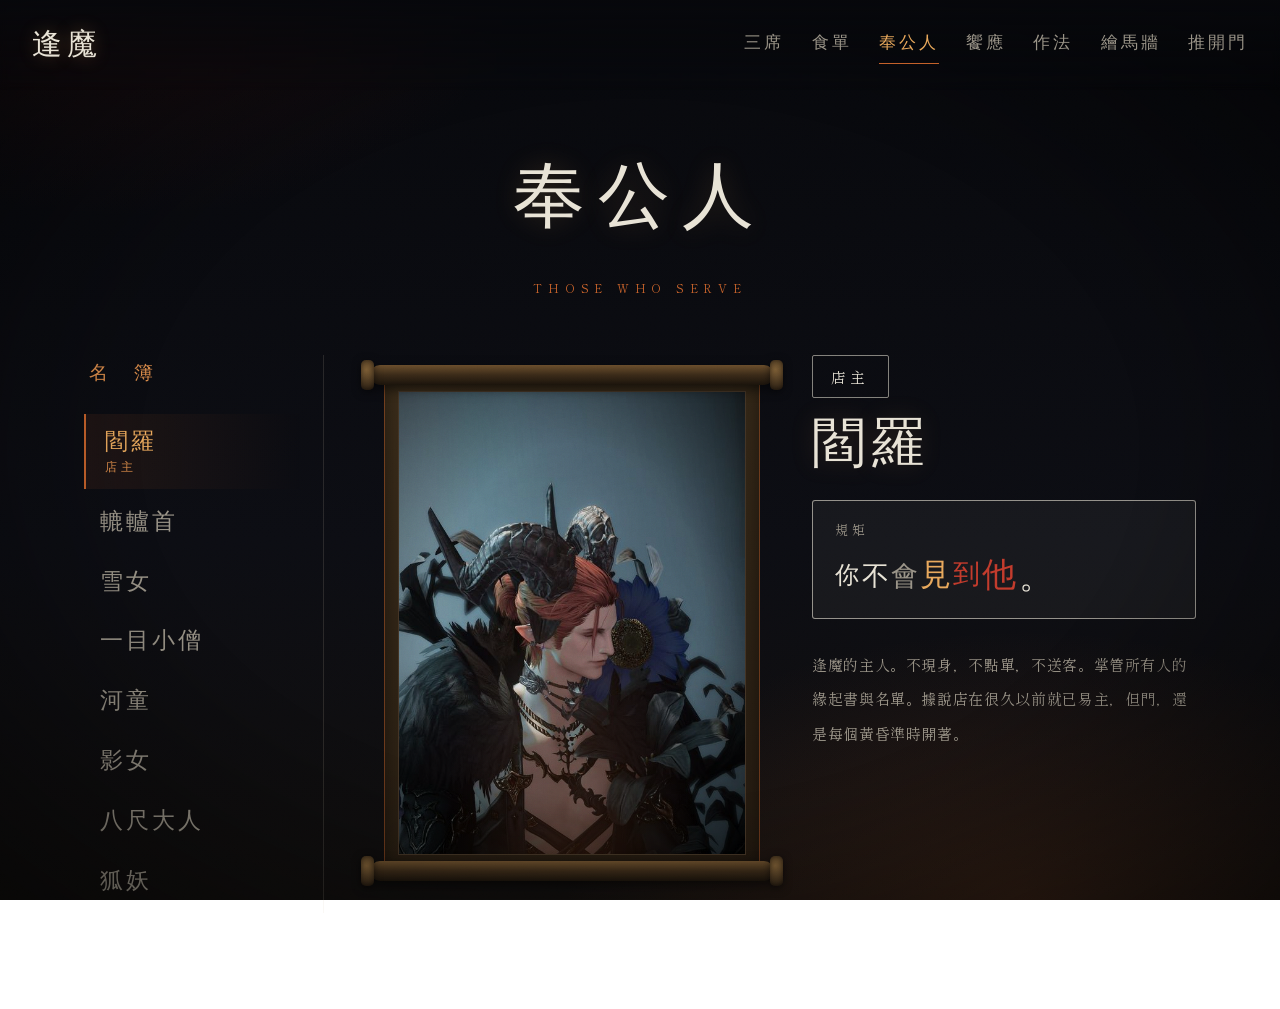
<file: staff.html>
<!DOCTYPE html>
<html lang="zh-Hant">
<head>
<meta charset="UTF-8">
<meta name="viewport" content="width=device-width, initial-scale=1.0">
<title>奉公人 ── 逢魔</title>
  <link rel="icon" type="image/png" sizes="32x32" href="favicon-32.png">
  <link rel="icon" type="image/png" sizes="64x64" href="favicon.png">
  <link rel="apple-touch-icon" href="apple-touch-icon.png">

<link rel="preconnect" href="https://fonts.googleapis.com">
<link rel="preconnect" href="https://fonts.gstatic.com" crossorigin>
<link href="https://fonts.googleapis.com/css2?family=Yuji+Syuku&family=Shippori+Mincho+B1:wght@400;500;600;700&family=Klee+One:wght@400;600&display=swap" rel="stylesheet">
<style>
  :root{
    --night:#0a0b10; --amber:#c4612a; --amber-soft:#d98b4a; --amber-glow:#e8a85c;
    --blood:#7a2018; --moon:#e8e3d6; --moon-dim:#9a9488; --paper:#d8cdb4;
    --brush:'Yuji Syuku', serif; --mincho:'Shippori Mincho B1', serif; --hand:'Klee One', serif;
  }
  *{margin:0;padding:0;box-sizing:border-box;}
  body{
    background:
      radial-gradient(ellipse 60% 50% at 80% 100%, rgba(196,97,42,.16), transparent 60%),
      radial-gradient(ellipse 50% 40% at 10% 0%, rgba(122,32,24,.14), transparent 60%),
      linear-gradient(180deg,#07080c,#0c0d13 60%,#100e0d);
    background-attachment:fixed; color:var(--moon); font-family:var(--mincho);
    line-height:1.9; letter-spacing:.04em; min-height:100vh;
  }
  body::before{content:"";position:fixed;inset:0;z-index:99;pointer-events:none;opacity:.05;mix-blend-mode:overlay;
    background-image:url("data:image/svg+xml,%3Csvg xmlns='http://www.w3.org/2000/svg' width='120' height='120'%3E%3Cfilter id='n'%3E%3CfeTurbulence type='fractalNoise' baseFrequency='0.85' numOctaves='3'/%3E%3C/filter%3E%3Crect width='100%25' height='100%25' filter='url(%23n)'/%3E%3C/svg%3E");}
  body::after{content:"";position:fixed;inset:0;z-index:98;pointer-events:none;
    background:radial-gradient(ellipse at center, transparent 55%, rgba(0,0,0,.5) 100%);}
  ::selection{background:var(--blood);color:var(--moon);}

  nav.bar{position:fixed;top:0;left:0;right:0;z-index:100;display:flex;align-items:center;justify-content:space-between;
    padding:1rem 2rem;background:linear-gradient(180deg, rgba(7,8,12,.92), rgba(7,8,12,0));backdrop-filter:blur(4px);}
  nav.bar .home{font-family:var(--brush);font-size:1.9rem;color:var(--moon);text-decoration:none;letter-spacing:.15em;
    text-shadow:0 0 18px rgba(232,168,92,.3);transition:.4s;}
  nav.bar .home:hover{color:var(--amber-glow);}
  nav.bar .links{display:flex;gap:1.7rem;flex-wrap:wrap;}
  nav.bar .links a{font-family:var(--brush);font-size:1.05rem;color:var(--moon-dim);text-decoration:none;letter-spacing:.18em;
    position:relative;transition:.4s;padding-bottom:.2rem;}
  nav.bar .links a::after{content:"";position:absolute;left:0;bottom:-2px;width:0;height:1px;background:var(--amber-glow);transition:.4s;}
  nav.bar .links a:hover{color:var(--moon);} nav.bar .links a:hover::after{width:100%;}
  nav.bar .links a.active{color:var(--amber-glow);} nav.bar .links a.active::after{width:100%;background:var(--amber);}
  nav.bar .toggle{display:none;background:none;border:none;color:var(--moon);font-family:var(--brush);font-size:1.3rem;cursor:pointer;letter-spacing:.1em;}

  .head{text-align:center;padding:8rem 1.5rem 2.5rem;}
  .head .mark{font-family:var(--brush);font-size:clamp(2.6rem,8vw,4.5rem);color:var(--moon);letter-spacing:.18em;text-shadow:0 0 28px rgba(232,168,92,.2);}
  .head .en{font-size:.72rem;letter-spacing:.5em;color:var(--amber);text-transform:uppercase;margin-top:.8rem;}

  .roster{max-width:1160px;margin:0 auto;padding:1rem 1.5rem 6rem;
    display:grid;grid-template-columns:240px 1fr;gap:3rem;align-items:start;}

  .list{position:sticky;top:6rem;border-right:1px solid rgba(216,205,180,.14);padding-right:1.2rem;}
  .list .ltitle{font-family:var(--brush);font-size:1.2rem;color:var(--amber-soft);letter-spacing:.2em;margin-bottom:1.4rem;padding-left:.3rem;}
  .name{display:block;width:100%;text-align:left;background:none;border:none;cursor:pointer;
    font-family:var(--brush);color:var(--moon-dim);padding:.85rem .9rem;margin-bottom:.3rem;
    border-left:2px solid transparent;transition:.4s;position:relative;}
  .name .nm{font-size:1.45rem;letter-spacing:.12em;display:block;line-height:1.2;}
  .name .rl{font-size:.74rem;letter-spacing:.28em;color:var(--moon-dim);margin-top:.25rem;display:block;}
  .name:hover{color:var(--moon);border-left-color:var(--amber-soft);padding-left:1.2rem;}
  .name.on{color:var(--amber-glow);border-left-color:var(--amber);padding-left:1.2rem;
    background:linear-gradient(90deg, rgba(196,97,42,.1), transparent);}
  .name.on .rl{color:var(--amber-soft);}

  .detail{min-height:520px;position:relative;}
  .panel{display:grid;grid-template-columns:400px 1fr;gap:2.5rem;align-items:start;animation:detin .7s cubic-bezier(.16,1,.3,1);}
  @keyframes detin{from{opacity:0;transform:translateY(20px);filter:blur(5px);}to{opacity:1;transform:none;filter:none;}}

  /* 和風捲軸（掛軸）框 */
  .photo-frame{position:relative;margin:22px 12px;padding:0;}
  .photo-frame .rod{position:absolute;left:-14px;right:-14px;height:20px;z-index:4;pointer-events:none;
    background:linear-gradient(180deg,#6a4e2c,#3a2a18 50%,#1a130b);border-radius:10px;box-shadow:0 4px 12px rgba(0,0,0,.55);}
  .photo-frame .rod.top{top:-12px;}
  .photo-frame .rod.bot{bottom:-12px;}
  .photo-frame .rod::before,.photo-frame .rod::after{content:"";position:absolute;top:50%;width:13px;height:30px;border-radius:5px;
    transform:translateY(-50%);background:radial-gradient(circle at 40% 32%,#7a5c34,#241a10);box-shadow:0 2px 8px rgba(0,0,0,.55),inset 0 0 4px rgba(0,0,0,.4);}
  .photo-frame .rod::before{left:-9px;}
  .photo-frame .rod::after{right:-9px;}
  .photo-frame .mount{position:relative;padding:14px;background:linear-gradient(160deg,#3a2c1a,#241a10);
    box-shadow:inset 0 0 0 1px rgba(196,97,42,.45), inset 0 0 20px rgba(0,0,0,.5);}
  .photo{position:relative;aspect-ratio:3/4;border:1px solid rgba(232,168,92,.25);overflow:hidden;background:#0c0d13;}
  .photo img{width:100%;height:100%;object-fit:cover;object-position:50% 18%;display:block;
    animation:emerge 1.3s cubic-bezier(.16,1,.3,1);}
  @keyframes emerge{from{opacity:0;filter:blur(12px) brightness(.45);transform:scale(1.06);}to{opacity:1;filter:none;transform:none;}}
  /* 氛圍疊加：顆粒 + 暗角 */
  .photo::before{content:"";position:absolute;inset:0;z-index:2;pointer-events:none;opacity:.07;mix-blend-mode:overlay;
    background-image:url("data:image/svg+xml,%3Csvg xmlns='http://www.w3.org/2000/svg' width='100' height='100'%3E%3Cfilter id='n'%3E%3CfeTurbulence type='fractalNoise' baseFrequency='0.9' numOctaves='3'/%3E%3C/filter%3E%3Crect width='100%25' height='100%25' filter='url(%23n)'/%3E%3C/svg%3E");}
  .photo::after{content:"";position:absolute;inset:0;z-index:3;pointer-events:none;
    background:radial-gradient(ellipse at 50% 120%, rgba(196,97,42,.2), transparent 55%),
              radial-gradient(ellipse at 50% 50%, transparent 55%, rgba(0,0,0,.45) 100%),
              linear-gradient(180deg, transparent 58%, rgba(0,0,0,.45));}
  .photo-ph{position:absolute;inset:0;display:flex;flex-direction:column;align-items:center;justify-content:center;
    background:repeating-linear-gradient(45deg,#0e0f16,#0e0f16 12px,#0c0d13 12px,#0c0d13 24px);text-align:center;padding:1.5rem;}
  .photo-ph .big{font-family:var(--brush);font-size:5rem;color:rgba(232,168,92,.25);line-height:1;text-shadow:0 0 30px rgba(232,168,92,.15);}
  .photo-ph .tip{font-size:.72rem;color:var(--moon-dim);margin-top:1.2rem;letter-spacing:.1em;line-height:1.9;}
  .photo-ph .tip code{color:var(--amber-soft);font-family:monospace;font-size:.7rem;}

  .info .role{display:inline-block;font-size:.92rem;letter-spacing:.32em;color:var(--moon);text-transform:uppercase;
    border:1px solid rgba(232,227,214,.55);padding:.4rem 1.1rem;border-radius:2px;}
  .info .yname{font-family:var(--brush);font-size:clamp(2.4rem,6vw,3.4rem);color:var(--moon);letter-spacing:.1em;line-height:1.1;
    margin:1rem 0 1.6rem;text-shadow:0 0 26px rgba(232,168,92,.18);}
  .info .rule{border:1px solid rgba(232,227,214,.6);background:rgba(232,227,214,.05);border-radius:3px;
    padding:1.1rem 1.4rem;margin-bottom:1.8rem;}
  .info .rule .rl-label{font-size:.8rem;letter-spacing:.3em;color:var(--moon-dim);text-transform:uppercase;margin-bottom:.55rem;}
  .info .rule .rl-text{font-family:var(--brush);font-size:1.7rem;color:var(--moon);letter-spacing:.08em;line-height:1.65;}
  .info .rule .rl-text .gch{display:inline-block;font-family:var(--brush);line-height:1.4;vertical-align:middle;
    animation:flick 3s infinite ease-in-out;will-change:opacity,text-shadow;}
  @keyframes flick{
    0%,100%{opacity:1;text-shadow:0 0 10px rgba(232,168,92,.35);}
    18%{opacity:.5;}
    33%{opacity:.95;}
    47%{opacity:.16;text-shadow:none;}      /* 偶爾故障：幾乎全暗 */
    50%{opacity:.82;}
    68%{opacity:.55;}
    80%{opacity:1;text-shadow:0 0 14px rgba(232,168,92,.4);}
    83%{opacity:.1;text-shadow:none;}       /* 硬閃一下 */
    86%{opacity:.92;}
  }
  .info .desc{color:var(--moon-dim);font-size:15px;line-height:2.3;}

  @media(max-width:820px){
    nav.bar{padding:.9rem 1.3rem;} nav.bar .toggle{display:block;}
    nav.bar .links{position:absolute;top:100%;right:1.3rem;flex-direction:column;gap:1.1rem;
      background:rgba(8,9,13,.97);border:1px solid rgba(216,205,180,.12);padding:1.4rem 2rem;display:none;align-items:flex-end;}
    nav.bar .links.open{display:flex;}
    .roster{grid-template-columns:1fr;gap:1.5rem;}
    .list{position:static;border-right:none;border-bottom:1px solid rgba(216,205,180,.14);padding-right:0;padding-bottom:1rem;
      display:flex;gap:.5rem;overflow-x:auto;}
    .list .ltitle{display:none;}
    .name{flex:0 0 auto;border-left:none;border-bottom:2px solid transparent;text-align:center;padding:.5rem .8rem;}
    .name:hover,.name.on{padding-left:.8rem;border-left:none;border-bottom-color:var(--amber);background:none;}
    .name .rl{display:none;}
    .panel{grid-template-columns:1fr;}
    .photo-frame{max-width:404px;margin:0 auto;}
  }
</style>
</head>
<body>

<nav class="bar">
  <a href="index.html" class="home">逢魔</a>
  <button class="toggle" onclick="document.querySelector('.links').classList.toggle('open')">≡ 品書</button>
  <div class="links">
    <a href="seats.html">三席</a>
    <a href="menu.html">食單</a>
    <a href="staff.html" class="active">奉公人</a>
    <a href="service.html">饗應</a>
    <a href="rules.html">作法</a>
    <a href="ema.html">繪馬牆</a>
    <a href="door.html">推開門</a>
  </div>
</nav>

<div class="head">
  <div class="mark">奉公人</div>
  <div class="en">Those who serve</div>
</div>

<div class="roster">
  <aside class="list" id="list">
    <div class="ltitle">名　簿</div>
  </aside>
  <section class="detail" id="detail"></section>
</div>

<script>
/* ╔══════════════════════════════════════════════════════════╗
   ║                  店 員 名 單（改這裡）                    ║
   ║                                                          ║
   ║  照片：把截圖放進和網頁同層的 images/ 資料夾，            ║
   ║       再把 img 設成檔名，例如 "images/rokurokubi.png"    ║
   ║       留空 "" → 顯示佔位框（還沒放圖時）                  ║
   ║  glyph：佔位框上的大字，通常放妖怪名第一個字              ║
   ╚══════════════════════════════════════════════════════════╝ */

const STAFF = [
  {
    name: "閻羅",
    role: "店主",
    glyph: "閻",
    // 閻羅照片：此為內嵌版，預覽即可見。部署時可改成 img: "images/enra.png"（檔已備好）
    img: "[data-uri]",
    rule: "你不會見到他。",
    desc: "逢魔的主人。不現身，不點單，不送客。掌管所有人的緣起書與名單。據說店在很久以前就已易主，但門，還是每個黃昏準時開著。"
  },
  {
    name: "轆轤首",
    role: "迎賓",
    glyph: "轆",
    img: "images/rokurokubi.png",
    rule: "不可直視她的脖子。",
    desc: "引你入座的人，語氣輕柔，笑容溫和——只是頭部的角度，永遠有一點點不對。她會替你掀開暖簾，帶你走進屬於你的那一席。"
  },
  {
    name: "雪女",
    role: "點單",
    glyph: "雪",
    img: "images/yukionna.png",
    rule: "不可抱怨冷。",
    desc: "替你點單的人。她遞來的菜單，往往一片空白——你得自己問出，今夜有些什麼。房間在她經過時，會涼上幾度。"
  },
  {
    name: "一目小僧",
    role: "嚮導",
    glyph: "目",
    img: "images/hitotsume.png",
    rule: "他說謊時，那隻眼會閉上。",
    desc: "帶你走過密室之路的人，也是最重要的線索。他什麼都肯告訴你——只是真假，得你自己分辨。盯著他那隻獨眼，你會知道何時該信。"
  },
  {
    name: "河童",
    role: "收尾",
    glyph: "河",
    img: "images/kappa.png",
    rule: "必須還禮。",
    desc: "送你出門的人。他會向你深深一鞠躬，禮數周到。但若你轉身就走、不曾回禮——那筆帳，他會記得很久。"
  },
  {
    name: "影女",
    role: "？？？",
    glyph: "影",
    img: "images/kageonna.png",
    rule: "平時，她是牆角的影子。",
    desc: "你大概不會注意到她。她只在燈火熄滅的那一瞬現身，站在你回頭也看不清的地方。有些客人說，是她先看見你的。"
  },
  {
    name: "八尺大人",
    role: "守望",
    glyph: "八",
    img: "images/hasshaku.png",
    rule: "聽見「ぽぽぽ」的笑聲時，不可抬頭。",
    desc: "高達八尺的女子，總站在你視線的最高處，白衣垂地，帽簷遮著臉。她會用你最親近之人的聲音，輕輕喚你。你若循聲抬頭、與她對上眼——她便記住了你；此後無論走到何方，都會在某個高處，望見她靜靜立著。"
  },
  {
    name: "狐妖",
    role: "餘興",
    glyph: "狐",
    img: "images/kitsune.png",
    rule: "不可說出自己的真名。",
    desc: "席間為你斟酒、翩然起舞的艷麗存在，三條尾巴在燭影裡若隱若現。她最愛聽客人的名字——但你若一時失神，說出了自己的真名，靈魂將被奪走七日。這七日內，你將失去靈氣，有如行屍走肉，並厄運纏身。"
  }
];

/* ── 以下是引擎，不用動 ── */
const listEl = document.getElementById('list');
const detailEl = document.getElementById('detail');

// 把規矩逐字拆開，隨機大小／顏色／閃爍節奏 → 詭異禁忌符咒感
function eerie(text){
  const colors = ['var(--amber-glow)','var(--amber-soft)','#c23b2c','var(--moon)','var(--moon)','var(--moon-dim)'];
  const sizes  = [1.25,1.5,1.7,1.7,1.95,2.15];
  let out = '';
  for(const ch of text){
    if(ch.trim()===''){ out += ch; continue; }
    const c   = colors[Math.floor(Math.random()*colors.length)];
    const sz  = sizes[Math.floor(Math.random()*sizes.length)];
    const dur = (2.4 + Math.random()*3).toFixed(2);
    const del = (Math.random()*3.5).toFixed(2);
    const dy  = (Math.random()*7-3.5).toFixed(1);
    out += `<span class="gch" style="color:${c};font-size:${sz}rem;transform:translateY(${dy}px);animation-duration:${dur}s;animation-delay:-${del}s;">${ch}</span>`;
  }
  return out;
}

STAFF.forEach((s, i)=>{
  const b = document.createElement('button');
  b.className = 'name' + (i===0?' on':'');
  b.innerHTML = `<span class="nm">${s.name}</span>` + (s.name==='閻羅' ? `<span class="rl">${s.role}</span>` : '');
  b.onclick = ()=>select(i);
  listEl.appendChild(b);
});

function select(i){
  const s = STAFF[i];
  document.querySelectorAll('.name').forEach((n,j)=>n.classList.toggle('on', i===j));

  const photo = s.img
    ? `<img src="${s.img}" alt="${s.name}" onerror="this.style.display='none';this.nextElementSibling.style.display='flex';">
       <div class="photo-ph" style="display:none;">
         <div class="big">${s.glyph}</div>
         <div class="tip">此處放「${s.name}」的照片<br><code>${s.img}</code></div>
       </div>`
    : `<div class="photo-ph" style="display:flex;">
         <div class="big">${s.glyph}</div>
         <div class="tip">${s.name}　·　不現身的店主<br>（保持剪影即可）</div>
       </div>`;

  detailEl.innerHTML = `
    <div class="panel">
      <div class="photo-frame"><div class="rod top"></div><div class="mount"><div class="photo">${photo}</div></div><div class="rod bot"></div></div>
      <div class="info">
        ${s.name==='閻羅' ? '<div class="role">'+s.role+'</div>' : ''}
        <div class="yname">${s.name}</div>
        <div class="rule">
          <div class="rl-label">規矩</div>
          <div class="rl-text">${eerie(s.rule)}</div>
        </div>
        <p class="desc">${s.desc}</p>
      </div>
    </div>`;
}

select(0);
</script>
</body>
</html>
</file>
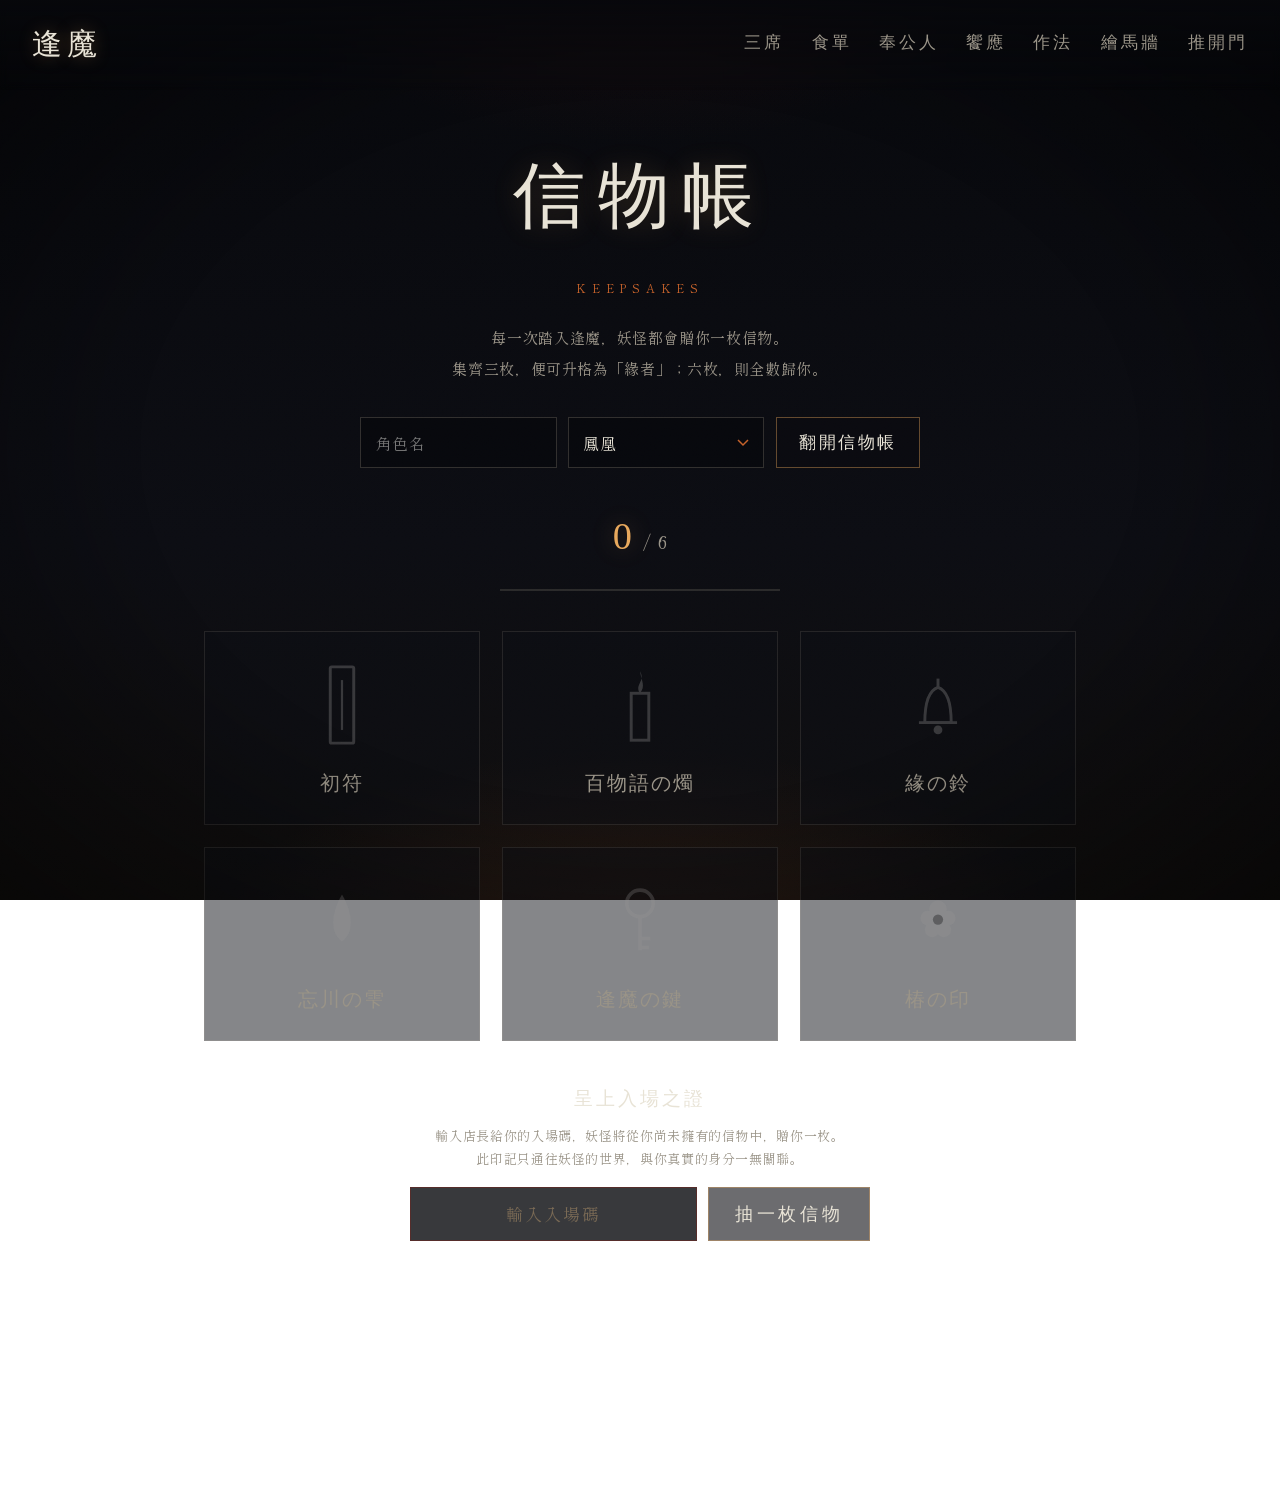
<file: tokens.html>
<!DOCTYPE html>
<html lang="zh-Hant">
<head>
<meta charset="UTF-8">
<meta name="viewport" content="width=device-width, initial-scale=1.0">
<title>信物帳 ── 逢魔</title>
  <link rel="icon" type="image/png" sizes="32x32" href="favicon-32.png">
  <link rel="icon" type="image/png" sizes="64x64" href="favicon.png">
  <link rel="apple-touch-icon" href="apple-touch-icon.png">

<link rel="preconnect" href="https://fonts.googleapis.com">
<link rel="preconnect" href="https://fonts.gstatic.com" crossorigin>
<link href="https://fonts.googleapis.com/css2?family=Yuji+Syuku&family=Shippori+Mincho+B1:wght@400;500;600;700&family=Klee+One:wght@400;600&display=swap" rel="stylesheet">
<style>
  :root{
    --night:#0a0b10; --amber:#c4612a; --amber-soft:#d98b4a; --amber-glow:#e8a85c;
    --blood:#7a2018; --moon:#e8e3d6; --moon-dim:#9a9488; --paper:#d8cdb4;
    --brush:'Yuji Syuku', serif; --mincho:'Shippori Mincho B1', serif; --hand:'Klee One', serif;
  }
  *{margin:0;padding:0;box-sizing:border-box;}
  body{
    background:
      radial-gradient(ellipse 60% 45% at 50% 110%, rgba(196,97,42,.16), transparent 60%),
      radial-gradient(ellipse 50% 40% at 50% -8%, rgba(122,32,24,.14), transparent 60%),
      linear-gradient(180deg,#07080c,#0c0d13 60%,#100e0d);
    background-attachment:fixed; color:var(--moon); font-family:var(--mincho);
    line-height:1.9; letter-spacing:.04em; min-height:100vh;
  }
  body::before{content:"";position:fixed;inset:0;z-index:99;pointer-events:none;opacity:.05;mix-blend-mode:overlay;
    background-image:url("data:image/svg+xml,%3Csvg xmlns='http://www.w3.org/2000/svg' width='120' height='120'%3E%3Cfilter id='n'%3E%3CfeTurbulence type='fractalNoise' baseFrequency='0.85' numOctaves='3'/%3E%3C/filter%3E%3Crect width='100%25' height='100%25' filter='url(%23n)'/%3E%3C/svg%3E");}
  body::after{content:"";position:fixed;inset:0;z-index:98;pointer-events:none;
    background:radial-gradient(ellipse at center, transparent 55%, rgba(0,0,0,.5) 100%);}
  ::selection{background:var(--blood);color:var(--moon);}

  nav.bar{position:fixed;top:0;left:0;right:0;z-index:100;display:flex;align-items:center;justify-content:space-between;
    padding:1rem 2rem;background:linear-gradient(180deg, rgba(7,8,12,.92), rgba(7,8,12,0));backdrop-filter:blur(4px);}
  nav.bar .home{font-family:var(--brush);font-size:1.9rem;color:var(--moon);text-decoration:none;letter-spacing:.15em;text-shadow:0 0 18px rgba(232,168,92,.3);transition:.4s;}
  nav.bar .home:hover{color:var(--amber-glow);}
  nav.bar .links{display:flex;gap:1.7rem;flex-wrap:wrap;}
  nav.bar .links a{font-family:var(--brush);font-size:1.05rem;color:var(--moon-dim);text-decoration:none;letter-spacing:.18em;position:relative;transition:.4s;padding-bottom:.2rem;}
  nav.bar .links a::after{content:"";position:absolute;left:0;bottom:-2px;width:0;height:1px;background:var(--amber-glow);transition:.4s;}
  nav.bar .links a:hover{color:var(--moon);} nav.bar .links a:hover::after{width:100%;}
  nav.bar .toggle{display:none;background:none;border:none;color:var(--moon);font-family:var(--brush);font-size:1.3rem;cursor:pointer;letter-spacing:.1em;}

  .page{max-width:920px;margin:0 auto;padding:8rem 1.5rem 6rem;}
  .head{text-align:center;margin-bottom:2rem;}
  .head .mark{font-family:var(--brush);font-size:clamp(2.6rem,8vw,4.5rem);color:var(--moon);letter-spacing:.18em;text-shadow:0 0 28px rgba(232,168,92,.2);}
  .head .en{font-size:.72rem;letter-spacing:.5em;color:var(--amber);text-transform:uppercase;margin-top:.8rem;}
  .head .lead{color:var(--moon-dim);font-size:15px;margin-top:1.4rem;line-height:2.1;}

  /* 身分 */
  .ident{max-width:560px;margin:0 auto 2rem;display:flex;gap:.7rem;flex-wrap:wrap;align-items:stretch;}
  .ident input,.ident select{flex:1;min-width:130px;background:rgba(7,8,12,.8);border:1px solid rgba(216,205,180,.2);color:var(--moon);
    font-family:var(--mincho);font-size:1rem;letter-spacing:.05em;padding:.8rem .9rem;outline:none;transition:.4s;}
  .ident input:focus,.ident select:focus{border-color:var(--amber-glow);box-shadow:0 0 20px rgba(232,168,92,.15);}
  .ident select{appearance:none;cursor:pointer;background-image:url("data:image/svg+xml,%3Csvg xmlns='http://www.w3.org/2000/svg' width='12' height='8'%3E%3Cpath d='M1 1l5 5 5-5' stroke='%23c4612a' fill='none' stroke-width='1.5'/%3E%3C/svg%3E");background-repeat:no-repeat;background-position:right .9rem center;}
  .ident button{font-family:var(--brush);font-size:1.05rem;letter-spacing:.15em;color:var(--moon);background:rgba(10,11,16,.6);
    border:1px solid rgba(232,168,92,.4);padding:.8rem 1.4rem;cursor:pointer;transition:.5s;white-space:nowrap;}
  .ident button:hover{border-color:var(--amber-glow);color:var(--amber-glow);box-shadow:0 0 22px rgba(232,168,92,.18);}

  .progress{text-align:center;margin:1.5rem 0 2.5rem;}
  .progress .count{font-family:var(--brush);font-size:2.4rem;color:var(--amber-glow);letter-spacing:.15em;text-shadow:0 0 24px rgba(232,168,92,.3);}
  .progress .of{color:var(--moon-dim);font-size:1.1rem;}
  .progress .bar{max-width:280px;height:2px;margin:1rem auto 0;background:rgba(216,205,180,.15);position:relative;}
  .progress .bar i{position:absolute;left:0;top:0;height:100%;width:0;background:linear-gradient(90deg,var(--amber),var(--amber-glow));transition:width .8s cubic-bezier(.16,1,.3,1);box-shadow:0 0 12px rgba(232,168,92,.6);}

  .grid{display:grid;grid-template-columns:repeat(3,1fr);gap:1.4rem;margin-bottom:2.5rem;}
  .tok{border:1px solid rgba(216,205,180,.12);background:rgba(13,14,20,.5);padding:1.8rem 1rem 1.4rem;text-align:center;position:relative;transition:.6s cubic-bezier(.16,1,.3,1);overflow:hidden;}
  .tok .icon{width:64px;height:88px;margin:0 auto .9rem;color:var(--moon-dim);opacity:.32;transition:.7s;filter:grayscale(1);}
  .tok .icon svg{width:100%;height:100%;}
  .tok .tname{font-family:var(--brush);font-size:1.25rem;color:var(--moon-dim);letter-spacing:.1em;transition:.5s;}
  .tok .stamp{position:absolute;top:.8rem;right:.8rem;font-family:var(--brush);font-size:.9rem;color:var(--blood);border:1px solid var(--blood);border-radius:50%;width:2rem;height:2rem;display:flex;align-items:center;justify-content:center;transform:rotate(-12deg) scale(0);transition:.5s cubic-bezier(.34,1.56,.64,1);opacity:0;}
  .tok.on{border-color:rgba(232,168,92,.5);background:linear-gradient(165deg, rgba(28,20,14,.9), rgba(13,14,20,.9));box-shadow:0 0 30px rgba(196,97,42,.18);}
  .tok.on .icon{color:var(--amber-glow);opacity:1;filter:none;}
  .tok.on .tname{color:var(--amber-glow);}
  .tok.on .stamp{transform:rotate(-12deg) scale(1);opacity:1;}
  @keyframes pop{0%{transform:scale(1);}40%{transform:scale(1.09);}100%{transform:scale(1);}}
  .tok.just{animation:pop .8s;}

  .draw{max-width:460px;margin:0 auto;text-align:center;}
  .draw label{font-family:var(--brush);font-size:1.2rem;color:var(--moon);letter-spacing:.15em;display:block;margin-bottom:.4rem;}
  .draw .hint{font-size:13px;color:var(--moon-dim);margin-bottom:1rem;line-height:1.8;}
  .draw .in-row{display:flex;gap:.7rem;}
  .draw input{flex:1;background:rgba(7,8,12,.8);border:1px solid rgba(122,32,24,.45);color:var(--amber-glow);font-family:var(--mincho);font-size:1.05rem;letter-spacing:.12em;padding:.85rem 1rem;text-align:center;outline:none;transition:.4s;}
  .draw input:focus{border-color:var(--amber-glow);box-shadow:0 0 22px rgba(232,168,92,.18);}
  .draw input::placeholder{color:#7a6a55;}
  .draw button{font-family:var(--brush);font-size:1.15rem;letter-spacing:.2em;color:var(--moon);background:rgba(10,11,16,.6);border:1px solid rgba(232,168,92,.4);padding:.85rem 1.6rem;cursor:pointer;transition:.5s;white-space:nowrap;}
  .draw button:hover{border-color:var(--amber-glow);color:var(--amber-glow);letter-spacing:.3em;box-shadow:0 0 24px rgba(232,168,92,.2);}
  .draw button:disabled{opacity:.5;cursor:not-allowed;}
  .fb{margin-top:1rem;min-height:1.4em;font-size:.95rem;letter-spacing:.05em;}
  .fb.bad{color:#c23b2c;} .fb.good{color:var(--amber-glow);}

  .enroll{margin-top:3rem;border:1px solid var(--amber);background:radial-gradient(ellipse at 50% 0%, rgba(196,97,42,.12), rgba(13,14,20,.6));padding:2.6rem 2rem;text-align:center;opacity:0;max-height:0;overflow:hidden;transition:opacity .9s, max-height .9s;}
  .enroll.show{opacity:1;max-height:600px;}
  .enroll .e-mark{font-family:var(--brush);font-size:2.6rem;color:var(--amber-glow);letter-spacing:.25em;text-shadow:0 0 30px rgba(232,168,92,.4);}
  .enroll .e-sub{font-size:.7rem;letter-spacing:.5em;color:var(--amber);text-transform:uppercase;margin:.8rem 0 1.6rem;}
  .enroll p{color:var(--moon-dim);line-height:2.3;font-size:15px;max-width:520px;margin:0 auto;}
  .enroll p .em{color:var(--moon);}

  @media(max-width:760px){
    nav.bar{padding:.9rem 1.3rem;} nav.bar .toggle{display:block;}
    nav.bar .links{position:absolute;top:100%;right:1.3rem;flex-direction:column;gap:1.1rem;background:rgba(8,9,13,.97);border:1px solid rgba(216,205,180,.12);padding:1.4rem 2rem;display:none;align-items:flex-end;}
    nav.bar .links.open{display:flex;}
    .grid{grid-template-columns:repeat(2,1fr);}
    .draw .in-row{flex-direction:column;}
  }
</style>
</head>
<body>

<nav class="bar">
  <a href="index.html" class="home">逢魔</a>
  <button class="toggle" onclick="document.querySelector('.links').classList.toggle('open')">≡ 品書</button>
  <div class="links">
    <a href="seats.html">三席</a>
    <a href="menu.html">食單</a>
    <a href="staff.html">奉公人</a>
    <a href="service.html">饗應</a>
    <a href="rules.html">作法</a>
    <a href="ema.html">繪馬牆</a>
    <a href="door.html">推開門</a>
  </div>
</nav>

<div class="page">
  <div class="head">
    <div class="mark">信物帳</div>
    <div class="en">Keepsakes</div>
    <p class="lead">每一次踏入逢魔，妖怪都會贈你一枚信物。<br>集齊三枚，便可升格為「緣者」；六枚，則全數歸你。</p>
  </div>

  <div class="ident">
    <input id="player" type="text" maxlength="24" placeholder="角色名">
    <select id="server"></select>
    <button id="look">翻開信物帳</button>
  </div>

  <div class="progress">
    <span class="count" id="count">0</span><span class="of"> / 6</span>
    <div class="bar"><i id="bar"></i></div>
  </div>

  <div class="grid" id="grid"></div>

  <div class="draw">
    <label>呈上入場之證</label>
    <div class="hint">輸入店長給你的入場碼，妖怪將從你尚未擁有的信物中，贈你一枚。<br>此印記只通往妖怪的世界，與你真實的身分一無關聯。</div>
    <div class="in-row">
      <input id="code" type="text" autocomplete="off" placeholder="輸入入場碼">
      <button id="drawBtn">抽一枚信物</button>
    </div>
    <div class="fb" id="fb"></div>
  </div>

  <div class="enroll" id="enroll">
    <div class="e-mark">緣者</div>
    <div class="e-sub">You are now one of us</div>
    <p>你已集齊三枚信物。<br><span class="em">閻羅，已記住你的名字。</span><br>從今往後，那最深的一席「逢魔席」，將為你保留。</p>
  </div>
</div>

<script>
/* ╔══════════════════════════════════════════════════════════════╗
   ║                   設 定 區（改這裡）                        ║
   ║                                                            ║
   ║  1. TOKEN_API：貼上信物系統的 Apps Script /exec 網址         ║
   ║  2. SERVERS：你們玩的伺服器清單，請依實際情況修改             ║
   ╚══════════════════════════════════════════════════════════════╝ */

const TOKEN_API = "https://script.google.com/macros/s/AKfycbwbJmx_G2uJtq-wY2kty0ppZJoCMkKboKI2Xk42AoEfv3PdeMFvmjU7LO7vUNhNnawV/exec";

const SERVERS = ["鳳凰","伊弗利特","利維坦","迦樓羅","巴哈姆特","奧汀","泰坦"];

const NEED = 3;   // 升格緣者所需信物數

/* 六枚信物（id 要和後端的 TOKEN_IDS 一致；圖案保留） */
const TOKENS = [
  { id:"fu",  name:"初符",      glyph:"符",
    icon:`<svg viewBox="0 0 40 60"><rect x="12" y="4" width="16" height="52" rx="1" fill="none" stroke="currentColor" stroke-width="2"/><line x1="20" y1="13" x2="20" y2="47" stroke="currentColor" stroke-width="1.5"/></svg>` },
  { id:"hi",  name:"百物語の燭", glyph:"燭",
    icon:`<svg viewBox="0 0 40 60"><rect x="14" y="22" width="12" height="32" fill="none" stroke="currentColor" stroke-width="2"/><path d="M20 22 C16 16 24 14 20 7 C21 14 24 17 20 22 Z" fill="currentColor"/></svg>` },
  { id:"su",  name:"緣の鈴",    glyph:"鈴",
    icon:`<svg viewBox="0 0 40 60"><path d="M11 42 C11 27 14 20 20 18 C26 20 29 27 29 42 Z" fill="none" stroke="currentColor" stroke-width="2"/><line x1="7" y1="42" x2="33" y2="42" stroke="currentColor" stroke-width="2"/><circle cx="20" cy="47" r="3" fill="currentColor"/><line x1="20" y1="18" x2="20" y2="12" stroke="currentColor" stroke-width="2"/></svg>` },
  { id:"na",  name:"忘川の雫",  glyph:"雫",
    icon:`<svg viewBox="0 0 40 60"><path d="M20 12 C12 26 12 38 20 44 C28 38 28 26 20 12 Z" fill="currentColor"/></svg>` },
  { id:"ka",  name:"逢魔の鍵",  glyph:"鍵",
    icon:`<svg viewBox="0 0 40 60"><circle cx="20" cy="18" r="9" fill="none" stroke="currentColor" stroke-width="2.5"/><line x1="20" y1="27" x2="20" y2="50" stroke="currentColor" stroke-width="2.5"/><line x1="20" y1="42" x2="27" y2="42" stroke="currentColor" stroke-width="2.5"/><line x1="20" y1="48" x2="26" y2="48" stroke="currentColor" stroke-width="2.5"/></svg>` },
  { id:"tsu", name:"椿の印",    glyph:"椿",
    icon:`<svg viewBox="0 0 40 60"><g fill="currentColor"><circle cx="20" cy="22" r="6"/><circle cx="13" cy="28" r="5"/><circle cx="27" cy="28" r="5"/><circle cx="16" cy="36" r="5"/><circle cx="24" cy="36" r="5"/></g><circle cx="20" cy="29" r="3.5" fill="#0c0d13"/></svg>` }
];

/* ── 以下為引擎，不用動 ── */
const grid = document.getElementById('grid');
const fb = document.getElementById('fb');
const playerEl = document.getElementById('player');
const serverEl = document.getElementById('server');
const codeEl = document.getElementById('code');

SERVERS.forEach(s=>{ const o=document.createElement('option'); o.value=s; o.textContent=s; serverEl.appendChild(o); });

TOKENS.forEach(t=>{
  const d=document.createElement('div'); d.className='tok'; d.id='tok-'+t.id;
  d.innerHTML=`<div class="icon">${t.icon}</div><div class="tname">${t.name}</div><div class="stamp">得</div>`;
  grid.appendChild(d);
});

function setProgress(n){
  document.getElementById('count').textContent = n;
  document.getElementById('bar').style.width = Math.min(100, n/6*100) + '%';
  if(n >= NEED) document.getElementById('enroll').classList.add('show');
  else document.getElementById('enroll').classList.remove('show');
}
function applyTokens(ids, justId){
  TOKENS.forEach(t=>{
    const el=document.getElementById('tok-'+t.id);
    const has = ids.indexOf(t.id)!==-1;
    el.classList.toggle('on', has);
    if(t.id===justId){ el.classList.add('just'); setTimeout(()=>el.classList.remove('just'),800); }
  });
  setProgress(ids.length);
}

function jsonp(params, done){
  if(!TOKEN_API){ done({ok:false, reason:'noapi'}); return; }
  const cb='tk_'+Date.now()+Math.floor(Math.random()*1000);
  window[cb]=function(res){ try{done(res);}catch(e){} delete window[cb]; if(sc.parentNode) sc.parentNode.removeChild(sc); };
  const qs=Object.keys(params).map(k=>k+'='+encodeURIComponent(params[k])).join('&');
  var sc=document.createElement('script');
  sc.src=TOKEN_API+'?'+qs+'&callback='+cb;
  sc.onerror=function(){ done({ok:false, reason:'neterr'}); delete window[cb]; };
  document.body.appendChild(sc);
}

function ident(){
  const p=playerEl.value.trim(), s=serverEl.value;
  if(!p){ fb.className='fb bad'; fb.textContent='先留下你的角色名。'; return null; }
  return {player:p, server:s};
}

document.getElementById('look').onclick=function(){
  const id=ident(); if(!id) return;
  fb.className='fb'; fb.textContent='翻閱中……';
  jsonp({action:'status', player:id.player, server:id.server}, function(res){
    if(res && res.ok){ applyTokens(res.tokens||[], null); fb.className='fb good'; fb.textContent='這是你至今集得的信物。'; }
    else if(res.reason==='noapi'){ fb.className='fb bad'; fb.textContent='（尚未接上信物系統，請店長設定 TOKEN_API）'; }
    else { fb.className='fb bad'; fb.textContent='翻閱失敗，請稍後再試。'; }
  });
};

document.getElementById('drawBtn').onclick=function(){
  const id=ident(); if(!id) return;
  const code=codeEl.value.trim();
  if(!code){ fb.className='fb bad'; fb.textContent='沒有入場之證，妖怪不會理你。'; return; }
  const btn=this; btn.disabled=true; fb.className='fb'; fb.textContent='妖怪正在挑選贈予你的信物……';
  jsonp({action:'draw', player:id.player, server:id.server, code:code}, function(res){
    btn.disabled=false;
    if(!res || !res.ok){
      fb.className='fb bad';
      if(res.reason==='used') fb.textContent='這枚證，已經用過了。';
      else if(res.reason==='invalid') fb.textContent='這不是逢魔發出的證。';
      else if(res.reason==='input') fb.textContent='角色名、伺服器或入場碼有缺。';
      else if(res.reason==='noapi') fb.textContent='（尚未接上信物系統，請店長設定 TOKEN_API）';
      else fb.textContent='門的另一邊沒有回應，請稍後再試。';
      return;
    }
    codeEl.value='';
    if(res.full){ applyTokens(res.tokens||[], null); fb.className='fb good'; fb.textContent='你已集齊六枚，再無可贈。'; return; }
    const name=(TOKENS.find(t=>t.id===res.got)||{}).name||'信物';
    applyTokens(res.tokens||[], res.got);
    fb.className='fb good'; fb.textContent='妖怪贈予你──「'+name+'」。';
  });
};

setProgress(0);
</script>
</body>
</html>
</file>
<file: styles.css>
/* ════════════════════════════════════════
   逢魔 ── おうまがとき　共用樣式
   ════════════════════════════════════════ */
@import url('https://fonts.googleapis.com/css2?family=Yuji+Syuku&family=Shippori+Mincho+B1:wght@400;500;600;700&family=Klee+One:wght@400;600&display=swap');

:root{
  --night:#0a0b10;
  --night-2:#101119;
  --ink:#05060a;
  --amber:#c4612a;
  --amber-soft:#d98b4a;
  --amber-glow:#e8a85c;
  --blood:#7a2018;
  --moon:#e8e3d6;
  --moon-dim:#9a9488;
  --paper:#d8cdb4;
  --paper-dark:#b8a988;
  --brush:'Yuji Syuku', serif;
  --mincho:'Shippori Mincho B1', serif;
  --hand:'Klee One', serif;
}

*{margin:0;padding:0;box-sizing:border-box;}
html{scroll-behavior:smooth;}

body{
  background:var(--night);
  color:var(--moon);
  font-family:var(--mincho);
  overflow-x:hidden;
  line-height:1.9;
  letter-spacing:.04em;
  position:relative;
  min-height:100vh;
}

/* 顆粒雜訊 */
body::before{
  content:"";position:fixed;inset:0;z-index:9999;pointer-events:none;opacity:.05;
  background-image:url("data:image/svg+xml,%3Csvg xmlns='http://www.w3.org/2000/svg' width='120' height='120'%3E%3Cfilter id='n'%3E%3CfeTurbulence type='fractalNoise' baseFrequency='0.85' numOctaves='3'/%3E%3C/filter%3E%3Crect width='100%25' height='100%25' filter='url(%23n)'/%3E%3C/svg%3E");
  mix-blend-mode:overlay;
}
/* 暈影 */
body::after{
  content:"";position:fixed;inset:0;z-index:9998;pointer-events:none;
  background:radial-gradient(ellipse at center, transparent 42%, rgba(0,0,0,.55) 100%);
}
::selection{background:var(--blood);color:var(--moon);}

/* ════ 導覽列 ════ */
nav.bar{
  position:fixed;top:0;left:0;right:0;z-index:100;
  display:flex;align-items:center;justify-content:space-between;
  padding:1rem 2rem;
  background:linear-gradient(180deg, rgba(7,8,12,.92), rgba(7,8,12,0));
  backdrop-filter:blur(4px);
}
nav.bar .home{
  font-family:var(--brush);font-size:1.9rem;color:var(--moon);
  text-decoration:none;letter-spacing:.15em;
  text-shadow:0 0 18px rgba(232,168,92,.3);
  transition:.4s;
}
nav.bar .home:hover{color:var(--amber-glow);}
nav.bar .links{display:flex;gap:1.7rem;flex-wrap:wrap;}
nav.bar .links a{
  font-family:var(--brush);font-size:1.05rem;color:var(--moon-dim);
  text-decoration:none;letter-spacing:.18em;position:relative;
  transition:.4s;padding-bottom:.2rem;
}
nav.bar .links a::after{
  content:"";position:absolute;left:0;bottom:-2px;width:0;height:1px;
  background:var(--amber-glow);transition:.4s;
}
nav.bar .links a:hover{color:var(--moon);}
nav.bar .links a:hover::after{width:100%;}
nav.bar .links a.active{color:var(--amber-glow);}
nav.bar .links a.active::after{width:100%;background:var(--amber);}

/* 漢堡（手機） */
nav.bar .toggle{display:none;background:none;border:none;color:var(--moon);
  font-family:var(--brush);font-size:1.3rem;cursor:pointer;letter-spacing:.1em;}

/* ════ 頁面共用 ════ */
.page{padding:9rem 1.5rem 6rem;min-height:100vh;position:relative;}
.wrap{max-width:1040px;margin:0 auto;}

.page-head{text-align:center;margin-bottom:4.5rem;}
.page-mark{
  font-family:var(--brush);font-size:clamp(2.8rem,8vw,5rem);
  color:var(--moon);letter-spacing:.18em;line-height:1.1;
  text-shadow:0 0 28px rgba(232,168,92,.2);
}
.page-en{font-size:.72rem;letter-spacing:.5em;color:var(--amber);
  text-transform:uppercase;margin-top:1rem;display:block;}
.page-lead{color:var(--moon-dim);max-width:560px;margin:1.6rem auto 0;
  font-size:.98rem;line-height:2.2;}

/* 進場淡入 */
.reveal{opacity:0;transform:translateY(30px);
  transition:opacity 1.1s ease, transform 1.1s cubic-bezier(.16,1,.3,1);}
.reveal.in{opacity:1;transform:translateY(0);}

.divider{width:1px;height:60px;margin:3rem auto;
  background:linear-gradient(180deg,transparent,var(--amber),transparent);}

/* ════ 頁尾 ════ */
footer{background:#05060a;text-align:center;padding:3rem 1.5rem;
  border-top:1px solid rgba(216,205,180,.08);}
footer .fmark{font-family:var(--brush);font-size:1.6rem;color:var(--moon-dim);letter-spacing:.3em;}
footer .fsub{font-size:.68rem;color:#4a463e;letter-spacing:.3em;margin-top:.9rem;line-height:2;}
footer .fnav{margin-top:1.4rem;display:flex;gap:1.2rem;justify-content:center;flex-wrap:wrap;}
footer .fnav a{font-family:var(--brush);font-size:.9rem;color:#5a554b;text-decoration:none;transition:.3s;letter-spacing:.1em;}
footer .fnav a:hover{color:var(--amber-soft);}

/* ════ 提灯背景元件 ════ */
.lantern{position:absolute;border-radius:50%;filter:blur(45px);
  background:radial-gradient(circle, rgba(232,168,92,.45), transparent 70%);
  animation:flicker 4s infinite ease-in-out;pointer-events:none;z-index:0;}
@keyframes flicker{
  0%,100%{opacity:.5;transform:scale(1);}
  25%{opacity:.32;transform:scale(.97);}
  50%{opacity:.65;transform:scale(1.03);}
  72%{opacity:.26;transform:scale(.95);}
  80%{opacity:.55;transform:scale(1);}
}

/* ════════ index / Hero ════════ */
.hero{
  height:100vh;min-height:680px;display:flex;flex-direction:column;
  align-items:center;justify-content:center;position:relative;overflow:hidden;
  background:
    radial-gradient(ellipse 80% 50% at 50% 115%, rgba(196,97,42,.28), transparent 60%),
    radial-gradient(ellipse 60% 40% at 50% 120%, rgba(122,32,24,.25), transparent 70%),
    linear-gradient(180deg, #07080c 0%, #0c0d15 55%, #15110f 100%);
}
.torii-line{position:absolute;top:0;left:50%;width:1px;height:100%;
  background:linear-gradient(180deg, transparent, rgba(216,205,180,.15) 30%, rgba(216,205,180,.15) 70%, transparent);
  transform:translateX(-50%);}
.hero-title{
  writing-mode:vertical-rl;font-family:var(--brush);
  font-size:clamp(5.5rem, 16vw, 12rem);color:var(--moon);line-height:1;letter-spacing:.1em;
  text-shadow:0 0 30px rgba(232,168,92,.25), 0 0 4px rgba(0,0,0,.8);
  position:relative;z-index:3;opacity:0;
  animation:titleIn 2.4s .3s forwards cubic-bezier(.16,1,.3,1);}
@keyframes titleIn{
  0%{opacity:0;transform:translateY(40px);filter:blur(12px);}
  100%{opacity:1;transform:translateY(0);filter:blur(0);}}
.hero-sub{font-family:var(--brush);font-size:clamp(.85rem,2vw,1.1rem);
  color:var(--amber-glow);letter-spacing:1em;margin-top:2.4rem;padding-left:1em;
  opacity:0;animation:fadeUp 2s 1.6s forwards;z-index:3;}
.hero-whisper{position:absolute;bottom:11%;text-align:center;color:var(--moon-dim);
  font-size:clamp(.78rem,1.6vw,.95rem);letter-spacing:.25em;line-height:2.4;
  opacity:0;animation:fadeUp 2.4s 2.4s forwards;z-index:3;}
.hero-whisper .glitch-name{color:var(--amber-soft);font-weight:600;transition:opacity .25s;}
@keyframes fadeUp{from{opacity:0;transform:translateY(20px);}to{opacity:1;transform:translateY(0);}}
.enter-hint{position:absolute;bottom:3.5%;left:50%;transform:translateX(-50%);
  font-family:var(--brush);font-size:.95rem;letter-spacing:.4em;color:var(--moon-dim);
  writing-mode:vertical-rl;text-decoration:none;opacity:0;
  animation:fadeUp 2s 3.2s forwards, bob 2.6s 3.2s infinite ease-in-out;transition:color .4s;z-index:3;}
.enter-hint:hover{color:var(--amber-glow);}
@keyframes bob{0%,100%{transform:translateX(-50%) translateY(0);}50%{transform:translateX(-50%) translateY(10px);}}

/* index 序章 */
.intro{background:linear-gradient(180deg,#15110f,#0c0d13);text-align:center;padding:7rem 1.5rem;}
.intro p{max-width:640px;margin:0 auto 1.6rem;font-size:clamp(1rem,2.4vw,1.2rem);color:var(--moon);line-height:2.4;}
.intro .em{color:var(--amber-glow);font-weight:600;}

/* ════════ 三席 ════════ */
.seat-grid{display:grid;grid-template-columns:repeat(3,1fr);gap:1.4rem;}
.seat{border:1px solid rgba(216,205,180,.14);
  background:linear-gradient(160deg, rgba(21,22,30,.9), rgba(10,11,16,.9));
  padding:2.6rem 1.7rem;position:relative;transition:.5s;overflow:hidden;}
.seat::before{content:"";position:absolute;inset:0;
  background:radial-gradient(circle at 50% 120%, rgba(196,97,42,.2), transparent 60%);
  opacity:0;transition:.6s;}
.seat:hover{border-color:rgba(232,168,92,.5);transform:translateY(-6px);}
.seat:hover::before{opacity:1;}
.seat .jp{font-family:var(--brush);font-size:2rem;color:var(--amber-glow);letter-spacing:.1em;}
.seat .lv{font-size:.68rem;letter-spacing:.3em;color:var(--moon-dim);margin:.9rem 0 1.3rem;text-transform:uppercase;}
.seat p{font-size:.93rem;color:var(--moon-dim);line-height:2;}
.seat p .veil{filter:blur(3.2px);opacity:.5;user-select:none;display:inline;}
.seat p .clear{color:var(--amber-soft);display:inline-block;margin-top:.4rem;}

/* ════════ 食單 ════════ */
.menu-group{margin-bottom:3.6rem;}
.menu-group h3{font-family:var(--brush);font-size:1.6rem;color:var(--amber-soft);
  letter-spacing:.2em;margin-bottom:1.6rem;border-bottom:1px solid rgba(216,205,180,.12);padding-bottom:.6rem;}
.dish{display:flex;justify-content:space-between;align-items:baseline;gap:1.5rem;
  padding:1.1rem 0;border-bottom:1px dotted rgba(216,205,180,.1);}
.dish .name{font-size:1.1rem;color:var(--moon);font-weight:500;letter-spacing:.08em;flex-shrink:0;}
.dish .desc{font-size:.86rem;color:var(--moon-dim);text-align:right;font-style:italic;line-height:1.7;}
.dish .real{flex:1;text-align:center;font-family:var(--brush);font-size:.98rem;color:var(--amber-glow);letter-spacing:.18em;opacity:0;transition:opacity .55s ease;white-space:nowrap;pointer-events:none;text-shadow:0 0 14px rgba(232,168,92,.4);}
.dish:hover .real,.dish.show-real .real{opacity:1;}
.dish:hover .name{color:var(--amber-soft);}
.dish .price{flex-shrink:0;font-family:var(--mincho);font-size:.95rem;color:var(--amber-soft);letter-spacing:.05em;white-space:nowrap;}
.dish .price i{font-style:normal;font-size:.68rem;color:var(--moon-dim);margin-left:.2rem;}
.dish{cursor:pointer;}
.menu-note{font-size:.8rem;color:var(--moon-dim);margin-top:2.5rem;text-align:center;letter-spacing:.15em;opacity:.7;}

/* ════════ 店員 ════════ */
.staff-grid{display:grid;grid-template-columns:repeat(auto-fit,minmax(220px,1fr));gap:1.2rem;}
.yokai{border:1px solid rgba(216,205,180,.12);padding:2.2rem 1.6rem;position:relative;
  background:rgba(13,14,20,.6);transition:.5s;}
.yokai:hover{background:rgba(20,16,14,.9);border-color:var(--blood);}
.yokai .role{font-size:.66rem;letter-spacing:.35em;color:var(--amber);text-transform:uppercase;}
.yokai .yname{font-family:var(--brush);font-size:1.8rem;color:var(--moon);margin:.5rem 0 1rem;letter-spacing:.1em;}
.yokai .rule{font-size:.86rem;color:var(--moon-dim);line-height:1.95;}
.yokai .rule b{color:var(--amber-soft);font-weight:600;}

/* ════════ 規則 ════════ */
.rule-list{max-width:680px;margin:0 auto;}
.rule-row{display:flex;gap:1.5rem;align-items:flex-start;padding:1.5rem 0;border-bottom:1px solid rgba(216,205,180,.1);}
.rule-row .num{font-family:var(--brush);font-size:1.7rem;color:var(--amber);flex-shrink:0;width:1.6em;}
.rule-row p{font-size:1rem;color:var(--moon);line-height:1.9;}
.rule-row p span{color:var(--moon-dim);font-size:.85rem;display:block;margin-top:.4rem;}
.law-sec{max-width:720px;margin:0 auto 3rem;}
.law-sec h3{font-family:var(--brush);font-size:1.6rem;color:var(--amber-soft);letter-spacing:.18em;border-bottom:1px solid rgba(216,205,180,.14);padding-bottom:.7rem;margin-bottom:.3rem;display:flex;align-items:baseline;gap:.9rem;}
.law-sec h3 .en{font-size:.6rem;letter-spacing:.35em;color:var(--moon-dim);text-transform:uppercase;}
.law-sec .intro{color:var(--moon-dim);font-size:14px;font-style:italic;margin:.6rem 0 1.2rem;letter-spacing:.06em;}
.law-item{display:flex;gap:1.1rem;align-items:flex-start;padding:.85rem 0;border-bottom:1px dotted rgba(216,205,180,.1);}
.law-item .ln{font-family:var(--brush);font-size:1.15rem;color:var(--amber);flex-shrink:0;width:1.5em;line-height:1.7;}
.law-item p{font-size:15px;color:var(--moon);line-height:1.95;margin:0;}
.law-item p em{color:var(--amber-soft);font-style:normal;}

/* ════════ 繪馬牆 ════════ */
.ema-rule{font-size:.9rem;color:var(--amber-soft);letter-spacing:.2em;text-align:center;margin-bottom:.5rem;}
.ema-board{display:grid;grid-template-columns:repeat(auto-fill,minmax(160px,1fr));gap:1.4rem;margin-top:2rem;}
.ema-card{background:linear-gradient(160deg,#1a1410,#241a13);border:1px solid rgba(216,205,180,.15);
  padding:1.5rem 1.1rem 1.3rem;font-family:var(--hand);color:var(--paper);position:relative;
  transform:rotate(var(--rot));transition:.4s;box-shadow:0 6px 20px rgba(0,0,0,.4);}
.ema-card::before{content:"";position:absolute;top:-7px;left:50%;transform:translateX(-50%);
  width:8px;height:8px;border-radius:50%;background:var(--blood);}
.ema-card::after{content:"";position:absolute;top:-22px;left:50%;transform:translateX(-50%);
  width:1px;height:18px;background:rgba(216,205,180,.25);}
.ema-card:hover{transform:rotate(0deg) scale(1.05);border-color:var(--amber);z-index:2;}
.ema-card .txt{font-size:.95rem;line-height:1.75;}
.ema-card .by{font-size:.66rem;color:var(--paper-dark);margin-top:.9rem;letter-spacing:.1em;}
.ema-warn{color:#c23b2c;font-family:var(--brush);font-size:1.05rem;letter-spacing:.12em;margin-top:1.6rem;line-height:2;text-shadow:0 0 16px rgba(194,59,44,.35);}
.ema-card.aged{background:linear-gradient(160deg,#171009,#1d130a);border-color:rgba(216,205,180,.07);filter:sepia(.25) brightness(.82);box-shadow:0 6px 20px rgba(0,0,0,.5), inset 0 0 34px rgba(0,0,0,.55);}
.ema-card.aged .txt{opacity:.5;color:#c4b79a;}
.ema-card.aged .by{opacity:.5;}
.ema-card.smudge .txt{filter:blur(1.3px);letter-spacing:-.01em;opacity:.55;}
.ema-card.illegible .txt{filter:blur(3px);opacity:.42;color:#b8a988;}
.ema-card.torn{clip-path:polygon(0 0,100% 0,100% 84%,86% 100%,38% 94%,0 99%);}
.ema-card.illegible:hover .txt{filter:blur(2px);opacity:.62;}
.ema-card.smudge:hover .txt{filter:blur(.7px);opacity:.75;}
.ema-form{max-width:520px;margin:0 auto 2.6rem;border:1px solid rgba(216,205,180,.14);background:rgba(13,14,20,.5);padding:1.6rem 1.4rem;}
.ema-form .ef-title{font-family:var(--brush);font-size:1.35rem;color:var(--amber-soft);letter-spacing:.15em;text-align:center;margin-bottom:1rem;}
.ema-form textarea{width:100%;background:rgba(7,8,12,.8);border:1px solid rgba(216,205,180,.2);color:var(--paper);font-family:var(--hand);font-size:1rem;line-height:1.8;padding:.8rem 1rem;outline:none;resize:vertical;min-height:64px;transition:.4s;}
.ema-form .ef-pw{width:100%;background:rgba(7,8,12,.85);border:1px solid rgba(122,32,24,.45);color:var(--amber-glow);font-family:var(--mincho);font-size:.95rem;letter-spacing:.12em;padding:.7rem 1rem;outline:none;margin-bottom:.7rem;text-align:center;transition:.4s;}
.ema-form .ef-pw:focus{border-color:var(--amber-glow);box-shadow:0 0 20px rgba(232,168,92,.18);}
.ema-form .ef-pw::placeholder{color:#7a6a55;letter-spacing:.05em;}
.ema-form .pw-note{font-size:11px;color:var(--moon-dim);opacity:.7;text-align:center;margin-bottom:.7rem;letter-spacing:.03em;line-height:1.6;}
.ema-form textarea:focus{border-color:var(--amber-glow);box-shadow:0 0 20px rgba(232,168,92,.15);}
.ema-form .ef-row{display:flex;gap:.7rem;margin-top:.7rem;}
.ema-form .ef-row input{flex:1;background:rgba(7,8,12,.8);border:1px solid rgba(216,205,180,.2);color:var(--paper);font-family:var(--hand);font-size:.95rem;padding:.7rem 1rem;outline:none;transition:.4s;}
.ema-form .ef-row input:focus{border-color:var(--amber-glow);}
.ema-form .ef-row button{font-family:var(--brush);font-size:1.1rem;letter-spacing:.2em;color:var(--moon);background:rgba(10,11,16,.6);border:1px solid rgba(232,168,92,.4);padding:.7rem 1.6rem;cursor:pointer;transition:.5s;white-space:nowrap;}
.ema-form .ef-row button:hover{border-color:var(--amber-glow);color:var(--amber-glow);letter-spacing:.32em;box-shadow:0 0 24px rgba(232,168,92,.2);}
.ema-form .ef-fb{margin-top:.7rem;min-height:1.2em;font-size:.82rem;color:var(--amber-glow);text-align:center;letter-spacing:.05em;}
@keyframes hang{0%{opacity:0;transform:rotate(var(--rot)) translateY(-28px) scale(.9);}100%{opacity:1;transform:rotate(var(--rot)) scale(1);}}
.ema-card.just-hung{animation:hang .8s cubic-bezier(.34,1.56,.64,1);}
.padlet-sec{max-width:900px;margin:3.5rem auto 0;}
.padlet-sec .ps-head{text-align:center;font-family:var(--brush);font-size:1.6rem;color:var(--moon);letter-spacing:.2em;margin-bottom:1.4rem;}
.padlet-ph{border:1px dashed rgba(216,205,180,.3);background:rgba(13,14,20,.4);padding:3rem 1.5rem;text-align:center;color:var(--moon-dim);line-height:2.1;font-size:14px;}
.padlet-ph code{color:var(--amber-soft);font-family:monospace;font-size:.78rem;}
.padlet-frame{width:100%;height:560px;border:1px solid rgba(216,205,180,.15);background:#0c0d13;display:block;}

/* ════════ 推開門 ════════ */
.door-wrap{text-align:center;
  background:radial-gradient(ellipse 70% 50% at 50% 45%, rgba(196,97,42,.2), transparent 65%);}
.door-wrap p{color:var(--moon-dim);max-width:520px;margin:0 auto 1rem;line-height:2.2;letter-spacing:.1em;}
.clock{font-family:var(--brush);font-size:1.1rem;color:var(--blood);letter-spacing:.3em;margin:2rem 0;opacity:.85;}
.door-btn{display:inline-block;margin-top:2.5rem;font-family:var(--brush);font-size:1.6rem;letter-spacing:.3em;
  color:var(--moon);text-decoration:none;padding:1.3rem 3.5rem;border:1px solid rgba(232,168,92,.4);
  position:relative;background:rgba(10,11,16,.5);transition:.6s cubic-bezier(.16,1,.3,1);overflow:hidden;}
.door-btn::before{content:"";position:absolute;inset:0;
  background:radial-gradient(circle at center, rgba(196,97,42,.4), transparent 70%);opacity:0;transition:.6s;}
.door-btn:hover{border-color:var(--amber-glow);letter-spacing:.45em;color:var(--amber-glow);box-shadow:0 0 40px rgba(232,168,92,.3);}
.door-btn:hover::before{opacity:1;}

/* 預約步驟 */
.steps{display:grid;grid-template-columns:repeat(3,1fr);gap:1.4rem;margin:3rem 0;}
.step{border:1px solid rgba(216,205,180,.12);padding:2rem 1.4rem;text-align:center;background:rgba(13,14,20,.5);}
.step .sn{font-family:var(--brush);font-size:2.2rem;color:var(--amber);display:block;margin-bottom:.8rem;}
.step h4{font-size:1rem;color:var(--moon);margin-bottom:.6rem;letter-spacing:.1em;}
.step p{font-size:.84rem;color:var(--moon-dim);line-height:1.9;margin:0;}

/* ════ RWD ════ */
@media(max-width:820px){
  nav.bar{padding:.9rem 1.3rem;}
  nav.bar .toggle{display:block;}
  nav.bar .links{
    position:absolute;top:100%;right:1.3rem;flex-direction:column;gap:1.1rem;
    background:rgba(8,9,13,.97);border:1px solid rgba(216,205,180,.12);
    padding:1.4rem 2rem;display:none;align-items:flex-end;
  }
  nav.bar .links.open{display:flex;}
  .seat-grid,.steps{grid-template-columns:1fr;}
  .dish{flex-direction:column;gap:.3rem;}
  .dish .desc{text-align:left;}
  .page{padding:8rem 1.3rem 5rem;}
}
</file>
